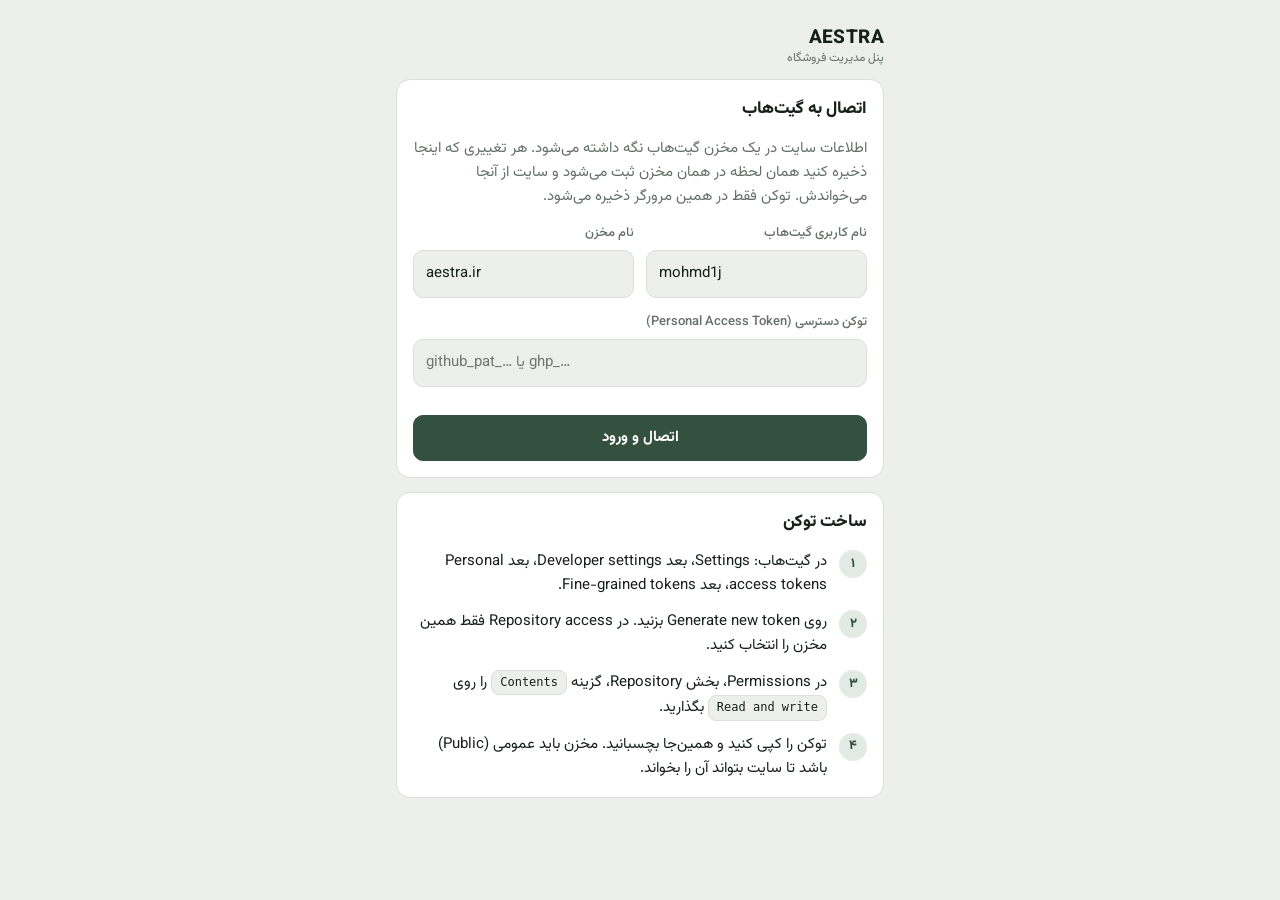
<file: admin 2.html>
<!doctype html>
<html lang="fa" dir="rtl">
<head>
<meta charset="utf-8">
<meta name="viewport" content="width=device-width,initial-scale=1,viewport-fit=cover">
<meta name="robots" content="noindex,nofollow">
<title>پنل مدیریت آسترا</title>
<link rel="preconnect" href="https://fonts.googleapis.com">
<link rel="preconnect" href="https://fonts.gstatic.com" crossorigin>
<link rel="stylesheet" href="https://fonts.googleapis.com/css2?family=Vazirmatn:wght@400;500;700;800&display=swap">
<style>
:root{color-scheme:light}
img{max-width:100%}
[hidden]{display:none!important}

/* Layout: mobile-first app shell. Sticky top bar, scrolling content, fixed bottom tab bar; product editor opens as a full-screen sheet. */
:root{
  --bg:#EDEFEC; --surface:#FFFFFF; --ink:#17201B; --muted:#65706A; --line:#DADFDA;
  --accent:#34503F; --accent-ink:#FFFFFF; --accent-soft:#E1EBE4;
  --ok:#2C7A4B; --warn:#9A5418; --danger:#B03528; --danger-soft:#F7E4E1; --warn-soft:#F6E9D8; --ok-soft:#DDEFE3;
  --font:'Vazirmatn',system-ui,-apple-system,'Segoe UI',Tahoma,sans-serif;
  --radius:14px;
}
@media (prefers-color-scheme: dark){:root:not([data-theme="light"]){
  --bg:#0F1311; --surface:#171C19; --ink:#E7ECE8; --muted:#929C96; --line:#2A312D;
  --accent:#8DB59B; --accent-ink:#0E1912; --accent-soft:#213027;
  --ok:#74C595; --warn:#E0A261; --danger:#EE8A7E; --danger-soft:#3A1F1C; --warn-soft:#38291A; --ok-soft:#1B3325; color-scheme:dark}}
:root[data-theme="dark"]{
  --bg:#0F1311; --surface:#171C19; --ink:#E7ECE8; --muted:#929C96; --line:#2A312D;
  --accent:#8DB59B; --accent-ink:#0E1912; --accent-soft:#213027;
  --ok:#74C595; --warn:#E0A261; --danger:#EE8A7E; --danger-soft:#3A1F1C; --warn-soft:#38291A; --ok-soft:#1B3325; color-scheme:dark}

*{box-sizing:border-box}
body{background:var(--bg);color:var(--ink);font-family:var(--font);font-size:15px;line-height:1.6;margin:0}
button,input,select,textarea{font:inherit;color:inherit}
button{cursor:pointer}
:focus-visible{outline:2px solid var(--accent);outline-offset:2px}

#app{min-height:100vh;padding-bottom:calc(84px + env(safe-area-inset-bottom,0px))}
.gutter{padding-left:max(16px,env(safe-area-inset-left,0px));padding-right:max(16px,env(safe-area-inset-right,0px))}
.wrap{max-width:760px;margin:0 auto}

/* top bar */
.topbar{position:sticky;top:env(safe-area-inset-top,0px);z-index:10;background:var(--bg);border-bottom:1px solid var(--line)}
.topbar .wrap{display:flex;align-items:center;justify-content:space-between;gap:12px;padding-block:12px}
.brand{display:flex;flex-direction:column;line-height:1.2}
.brand b{font-weight:800;font-size:19px;letter-spacing:.02em}
.brand small{color:var(--muted);font-size:12px}
.pill{display:inline-flex;align-items:center;gap:6px;font-size:12px;padding:4px 10px;border-radius:999px;background:var(--accent-soft);color:var(--accent);font-weight:500;white-space:nowrap}
.pill::before{content:"";width:7px;height:7px;border-radius:50%;background:currentColor}
.pill.off{background:var(--danger-soft);color:var(--danger)}

/* generic */
.view{display:none;padding-block:16px;flex-direction:column;gap:14px}
.view.on{display:flex}
h2{font-size:17px;margin:0;font-weight:800}
.card{background:var(--surface);border:1px solid var(--line);border-radius:var(--radius);padding:16px}
.card.flat{padding:0;overflow:hidden}
.field{display:flex;flex-direction:column;gap:6px;min-width:0}
.field>label,.lbl{font-size:13px;color:var(--muted);font-weight:500}
.input,select.input,textarea.input{width:100%;min-width:0;background:var(--bg);border:1px solid var(--line);border-radius:10px;padding:11px 12px;font-size:15px}
.input:focus{border-color:var(--accent);outline:none;background:var(--surface)}
textarea.input{resize:vertical;min-height:84px}
.ltr{direction:ltr;text-align:left}
.hint{font-size:12px;color:var(--muted)}
.grid2{display:grid;grid-template-columns:1fr 1fr;gap:12px}
.stack{display:flex;flex-direction:column;gap:14px}
.btn{border:1px solid var(--line);background:var(--surface);border-radius:10px;padding:10px 16px;font-weight:500;display:inline-flex;align-items:center;justify-content:center;gap:8px;min-height:44px}
.btn.primary{background:var(--accent);border-color:var(--accent);color:var(--accent-ink);font-weight:700}
.btn.danger{color:var(--danger);border-color:var(--danger)}
.btn.danger.armed{background:var(--danger);color:#fff}
.btn.sm{min-height:36px;padding:6px 12px;font-size:13px}
.btn[disabled]{opacity:.5;cursor:not-allowed}
.btn.block{width:100%}

/* stats */
.stats{display:grid;grid-template-columns:repeat(3,1fr);gap:10px}
.stat{background:var(--surface);border:1px solid var(--line);border-radius:var(--radius);padding:12px 14px}
.stat b{display:block;font-size:22px;font-weight:800;font-variant-numeric:tabular-nums}
.stat span{font-size:12px;color:var(--muted)}
.stat.warn b{color:var(--warn)}.stat.bad b{color:var(--danger)}

/* product list */
.tools{display:flex;flex-direction:column;gap:10px}
.chips{display:flex;gap:8px;overflow-x:auto;padding-bottom:2px;scrollbar-width:none}
.chips::-webkit-scrollbar{display:none}
.chip{flex:none;border:1px solid var(--line);background:var(--surface);border-radius:999px;padding:6px 14px;font-size:13px}
.chip.on{background:var(--accent);color:var(--accent-ink);border-color:var(--accent)}
.row{display:flex;align-items:center;gap:12px;padding:12px;width:100%;background:none;border:0;border-bottom:1px solid var(--line);text-align:start}
.row:last-child{border-bottom:0}
.row:hover{background:var(--bg)}
.thumb{flex:none;width:64px;height:78px;border-radius:8px;background:var(--bg) center/cover no-repeat;border:1px solid var(--line)}
.row .info{flex:1;min-width:0;display:flex;flex-direction:column;gap:2px}
.row .t{font-weight:700;overflow:hidden;text-overflow:ellipsis;white-space:nowrap}
.row .m{font-size:12px;color:var(--muted)}
.price{font-variant-numeric:tabular-nums;font-weight:500}
.price s{color:var(--muted);font-size:12px;margin-inline-start:6px}
.badge{display:inline-block;font-size:11px;padding:1px 8px;border-radius:999px;font-weight:500}
.badge.ok{background:var(--ok-soft);color:var(--ok)}
.badge.warn{background:var(--warn-soft);color:var(--warn)}
.badge.bad{background:var(--danger-soft);color:var(--danger)}
.empty{padding:36px 16px;text-align:center;color:var(--muted)}
.empty b{display:block;color:var(--ink);font-size:16px;margin-bottom:4px}

.fab{position:fixed;inset-inline-start:max(16px,env(safe-area-inset-left,0px));bottom:calc(76px + env(safe-area-inset-bottom,0px));z-index:12;background:var(--accent);color:var(--accent-ink);border:0;border-radius:999px;padding:0 20px;min-height:52px;font-weight:700;box-shadow:0 6px 20px rgba(0,0,0,.22);display:flex;align-items:center;gap:8px}

/* bottom nav */
.nav{position:fixed;left:0;right:0;bottom:0;z-index:11;background:var(--surface);border-top:1px solid var(--line);display:flex;padding:6px max(8px,env(safe-area-inset-left,0px)) calc(6px + env(safe-area-inset-bottom,0px))}
.nav button{flex:1;border:0;background:none;display:flex;flex-direction:column;align-items:center;gap:2px;padding:6px 4px;color:var(--muted);font-size:12px;border-radius:10px}
.nav button svg{width:22px;height:22px}
.nav button.on{color:var(--accent);font-weight:700}

/* editor sheet */
.sheet{position:fixed;inset:0;z-index:40;background:var(--bg);overflow-y:auto;overscroll-behavior:contain;display:none}
.sheet.on{display:block}
.sheet-bar{position:sticky;top:0;z-index:2;background:var(--bg);border-bottom:1px solid var(--line);padding-top:env(safe-area-inset-top,0px)}
.sheet-bar .wrap{display:flex;align-items:center;justify-content:space-between;gap:10px;padding-block:10px}
.sheet-bar h2{flex:1;text-align:center;overflow:hidden;text-overflow:ellipsis;white-space:nowrap}
.sheet-body{padding-block:16px calc(40px + env(safe-area-inset-bottom,0px));display:flex;flex-direction:column;gap:14px}

/* images */
.imgs{display:grid;grid-template-columns:repeat(3,1fr);gap:10px}
.img{position:relative;aspect-ratio:3/4;border-radius:10px;background:var(--bg) center/cover no-repeat;border:1px solid var(--line);overflow:hidden}
.img.main{outline:2px solid var(--accent);outline-offset:1px}
.img .tag{position:absolute;inset-inline-start:6px;top:6px;font-size:10px;background:var(--accent);color:var(--accent-ink);padding:1px 7px;border-radius:999px}
.img .ops{position:absolute;inset-inline:0;bottom:0;display:flex;background:linear-gradient(transparent,rgba(0,0,0,.65));padding:14px 4px 4px}
.img .ops button{flex:1;border:0;background:none;color:#fff;font-size:11px;padding:6px 0}
.add-tile{aspect-ratio:3/4;border:1.5px dashed var(--accent);color:var(--accent);background:var(--accent-soft);border-radius:10px;display:flex;flex-direction:column;align-items:center;justify-content:center;gap:6px;font-size:13px;font-weight:700}
.add-tile svg{width:26px;height:26px}
.busy{aspect-ratio:3/4;border-radius:10px;background:var(--bg);border:1px solid var(--line);display:flex;align-items:center;justify-content:center;font-size:12px;color:var(--muted);text-align:center;padding:6px}
.spin{width:18px;height:18px;border:2px solid var(--line);border-top-color:var(--accent);border-radius:50%;animation:sp .8s linear infinite;margin-inline-end:6px}
@keyframes sp{to{transform:rotate(360deg)}}
@media (prefers-reduced-motion:reduce){.spin{animation-duration:3s}}

.colorrow{display:flex;gap:8px;align-items:center}
.colorrow input[type=color]{flex:none;width:44px;height:44px;border:1px solid var(--line);border-radius:10px;padding:2px;background:var(--bg)}
.x{flex:none;width:36px;height:36px;border-radius:10px;border:1px solid var(--line);background:var(--surface);color:var(--danger);font-size:18px;line-height:1}
.slide{border:1px solid var(--line);border-radius:12px;padding:12px;display:flex;flex-direction:column;gap:10px}
.slide .bg{aspect-ratio:16/8;border-radius:8px;background:var(--bg) center/cover no-repeat;border:1px solid var(--line)}
.switch{display:inline-flex;align-items:center;gap:8px;font-size:13px}
.switch input{width:20px;height:20px;accent-color:var(--accent)}

.savebar{position:sticky;bottom:calc(66px + env(safe-area-inset-bottom,0px));z-index:5}
.steps{margin:0;padding:0;list-style:none;display:flex;flex-direction:column;gap:12px;counter-reset:s}
.steps li{counter-increment:s;display:flex;gap:12px;align-items:flex-start}
.steps li::before{content:counter(s,persian);flex:none;width:28px;height:28px;border-radius:50%;background:var(--accent-soft);color:var(--accent);font-weight:800;display:flex;align-items:center;justify-content:center;font-size:13px}
.code{direction:ltr;text-align:left;font-family:ui-monospace,Menlo,Consolas,monospace;font-size:12px;background:var(--bg);border:1px solid var(--line);border-radius:8px;padding:2px 8px;display:inline-block}

.toast{position:fixed;left:50%;transform:translateX(-50%);bottom:calc(88px + env(safe-area-inset-bottom,0px));z-index:60;background:var(--ink);color:var(--bg);padding:10px 18px;border-radius:999px;font-size:14px;max-width:calc(100% - 32px);opacity:0;pointer-events:none;transition:opacity .2s}
.toast.on{opacity:1}
.banner{background:var(--danger-soft);color:var(--danger);border-radius:var(--radius);padding:12px 16px;font-size:14px}
@media (max-width:420px){.imgs{grid-template-columns:repeat(2,1fr)}}

/* setup + connection */
.setup{position:fixed;inset:0;z-index:50;background:var(--bg);overflow-y:auto;display:none}
.setup.on{display:block}
.setup .wrap{max-width:520px;padding-block:calc(28px + env(safe-area-inset-top,0px)) 40px;display:flex;flex-direction:column;gap:14px}
.kv{display:flex;justify-content:space-between;gap:12px;padding:8px 0;border-bottom:1px solid var(--line);font-size:14px}
.kv:last-child{border-bottom:0}
.kv span:first-child{color:var(--muted)}
.ok-t{color:var(--ok)}.bad-t{color:var(--danger)}
a.btn{text-decoration:none;color:inherit}
.check{display:flex;align-items:center;gap:10px;font-size:14px}
.check input{width:20px;height:20px;accent-color:var(--accent)}

</style>
</head>
<body>
<div id="app" dir="rtl" lang="fa">
  <header class="topbar gutter"><div class="wrap">
    <div class="brand"><b>AESTRA</b><small>پنل مدیریت فروشگاه</small></div>
    <span class="pill off" id="conn">متصل نیست</span>
  </div></header>

  <main class="gutter"><div class="wrap">
    <div id="banner"></div>

    <section class="view on" id="v-products">
      <div class="stats" id="stats"></div>
      <div class="tools">
        <input class="input" id="q" type="search" placeholder="جستجوی نام یا کد کالا" autocomplete="off">
        <div class="chips" id="cats"></div>
      </div>
      <div class="card flat" id="plist"></div>
    </section>

    <section class="view" id="v-settings"></section>
    <section class="view" id="v-conn"></section>
  </div></main>

  <button class="fab" id="fab" type="button">
    <svg width="20" height="20" viewBox="0 0 24 24" fill="none" stroke="currentColor" stroke-width="2.4" stroke-linecap="round"><path d="M12 5v14M5 12h14"/></svg>
    محصول جدید
  </button>

  <nav class="nav" id="nav">
    <button type="button" data-tab="products" class="on">
      <svg viewBox="0 0 24 24" fill="none" stroke="currentColor" stroke-width="1.8" stroke-linecap="round" stroke-linejoin="round"><path d="M6 7l-3 3 3 3V20h12v-7l3-3-3-3-3 2a3 3 0 0 1-6 0z"/></svg>محصولات</button>
    <button type="button" data-tab="settings">
      <svg viewBox="0 0 24 24" fill="none" stroke="currentColor" stroke-width="1.8" stroke-linecap="round" stroke-linejoin="round"><circle cx="12" cy="12" r="3"/><path d="M19 12a7 7 0 0 0-.1-1.2l2-1.5-2-3.4-2.3.9a7 7 0 0 0-2-1.2L14.2 3h-4.4l-.4 2.6a7 7 0 0 0-2 1.2l-2.3-.9-2 3.4 2 1.5a7 7 0 0 0 0 2.4l-2 1.5 2 3.4 2.3-.9a7 7 0 0 0 2 1.2l.4 2.6h4.4l.4-2.6a7 7 0 0 0 2-1.2l2.3.9 2-3.4-2-1.5c.1-.4.1-.8.1-1.2z"/></svg>تنظیمات</button>
    <button type="button" data-tab="conn">
      <svg viewBox="0 0 24 24" fill="none" stroke="currentColor" stroke-width="1.8" stroke-linecap="round" stroke-linejoin="round"><path d="M10 14a4 4 0 0 0 5.7 0l3-3a4 4 0 0 0-5.7-5.7l-1 1"/><path d="M14 10a4 4 0 0 0-5.7 0l-3 3A4 4 0 0 0 11 18.7l1-1"/></svg>اتصال</button>
  </nav>

  <div class="sheet" id="sheet" role="dialog" aria-modal="true" aria-label="ویرایش محصول">
    <div class="sheet-bar gutter"><div class="wrap">
      <button class="btn sm" id="ed-close" type="button">بستن</button>
      <h2 id="ed-title">محصول</h2>
      <button class="btn sm primary" id="ed-save" type="button">ذخیره</button>
    </div></div>
    <div class="gutter"><div class="wrap sheet-body" id="ed-body"></div></div>
  </div>

  <!-- ورود / اتصال به گیت‌هاب -->
  <div class="setup" id="setup"><div class="wrap gutter">
    <div class="brand"><b>AESTRA</b><small>پنل مدیریت فروشگاه</small></div>
    <div class="card stack">
      <h2>اتصال به گیت‌هاب</h2>
      <p style="margin:0;color:var(--muted)">اطلاعات سایت در یک مخزن گیت‌هاب نگه داشته می‌شود. هر تغییری که اینجا ذخیره کنید همان لحظه در همان مخزن ثبت می‌شود و سایت از آنجا می‌خواندش. توکن فقط در همین مرورگر ذخیره می‌شود.</p>
      <div class="grid2">
        <div class="field"><label for="c-owner">نام کاربری گیت‌هاب</label><input class="input ltr" id="c-owner" autocomplete="off" autocapitalize="off"></div>
        <div class="field"><label for="c-repo">نام مخزن</label><input class="input ltr" id="c-repo" autocomplete="off" autocapitalize="off"></div>
      </div>
      <div class="field"><label for="c-token">توکن دسترسی (Personal Access Token)</label><input class="input ltr" id="c-token" type="password" autocomplete="off" placeholder="github_pat_… یا ghp_…"></div>
      <div id="c-err"></div>
      <button class="btn primary block" id="c-go" type="button">اتصال و ورود</button>
    </div>
    <div class="card stack">
      <h2>ساخت توکن</h2>
      <ol class="steps">
        <li><div>در گیت‌هاب: Settings، بعد Developer settings، بعد Personal access tokens، بعد Fine-grained tokens.</div></li>
        <li><div>روی Generate new token بزنید. در Repository access فقط همین مخزن را انتخاب کنید.</div></li>
        <li><div>در Permissions، بخش Repository، گزینه <span class="code">Contents</span> را روی <span class="code">Read and write</span> بگذارید.</div></li>
        <li><div>توکن را کپی کنید و همین‌جا بچسبانید. مخزن باید عمومی (Public) باشد تا سایت بتواند آن را بخواند.</div></li>
      </ol>
    </div>
  </div></div>

  <input type="file" id="file-pick" accept="image/*" hidden>
  <div class="toast" id="toast" role="status" aria-live="polite"></div>
</div>

<script>window.AESTRA_NO_SYNC = true;</script>
<script src="assets/js/products-data.js"></script>
<script>
(function(){
'use strict';
var $=function(s,r){return (r||document).querySelector(s)};
var $$=function(s,r){return Array.prototype.slice.call((r||document).querySelectorAll(s))};
var esc=function(s){return String(s==null?'':s).replace(/[&<>"']/g,function(c){return {'&':'&amp;','<':'&lt;','>':'&gt;','"':'&quot;',"'":'&#39;'}[c]})};
var faN=function(n){return Number(n||0).toLocaleString('fa-IR')};
var FA='۰۱۲۳۴۵۶۷۸۹',AR='٠١٢٣٤٥٦٧٨٩';
var toNum=function(v){var s=String(v==null?'':v).replace(/[۰-۹]/g,function(d){return FA.indexOf(d)}).replace(/[٠-٩]/g,function(d){return AR.indexOf(d)}).replace(/[^\d.]/g,'');return s?Number(s):0};
var clone=function(o){return JSON.parse(JSON.stringify(o))};

var CATS=[['shirts-and-blouses','شومیز و پیراهن'],['trousers','شلوار و دامن'],['t-shirts','تیشرت و تاپ'],['coordinated-sets','ست لباس'],['accessories','کفش']];
var BADGES=[['terracotta','نارنجی خاکی'],['amber','کهربایی'],['primary','اصلی'],['dark','تیره']];
var SETTING_FIELDS={
  'مشخصات فروشگاه':[['siteName','نام فروشگاه'],['siteTagline','شعار'],['announcementText','متن نوار اعلان','area']],
  'ارسال':[['freeShippingThreshold','حداقل خرید برای ارسال رایگان (تومان)','num'],['shippingCost','هزینه ارسال (تومان)','num']],
  'تماس':[['phone','تلفن'],['mobile','موبایل'],['email','ایمیل','ltr'],['address','آدرس','area'],['workingHours','ساعت کاری','area']],
  'شبکه‌های اجتماعی':[['telegramUsername','آیدی تلگرام (سفارش‌ها به اینجا می‌رود)','ltr'],['whatsappNumber','شماره واتساپ با کد کشور','ltr'],['instagramHandle','آیدی اینستاگرام','ltr']],
  'درباره آتلیه':[['aboutText','متن درباره ما','area']]
};
var CFG_KEY='aestra_admin_gh_v1', PATH='data/store.json';
var CFG=null, store=null, ready=false;
var draft=null, draftIsNew=false, sDraft=null, sDirty=false;
var tab='products', filterCat='all', query='', uploading=0, previews={};

function loadCfg(){try{var c=JSON.parse(localStorage.getItem(CFG_KEY));return c&&c.token&&c.owner&&c.repo?c:null}catch(e){return null}}
function saveCfg(c){try{localStorage.setItem(CFG_KEY,JSON.stringify(c))}catch(e){}}
function clearCfg(){try{localStorage.removeItem(CFG_KEY)}catch(e){}}

/* ---------- helpers ---------- */
var toastT;
function toast(msg){var t=$('#toast');t.textContent=msg;t.classList.add('on');clearTimeout(toastT);toastT=setTimeout(function(){t.classList.remove('on')},3000)}
function setConn(ok,txt){var c=$('#conn');c.textContent=txt;c.classList.toggle('off',!ok)}
function stockBadge(n){n=Number(n)||0;return n<=0?'<span class="badge bad">ناموجود</span>':n<=3?'<span class="badge warn">فقط '+faN(n)+' عدد</span>':'<span class="badge ok">'+faN(n)+' عدد</span>'}
function catName(slug){var c=CATS.filter(function(x){return x[0]===slug})[0];return c?c[1]:''}
function imgSrc(u){return previews[u]||u||''}
function products(){return store?store.products:[]}
function b64enc(str){return btoa(unescape(encodeURIComponent(str)))}
function b64dec(b){return decodeURIComponent(escape(atob(String(b).replace(/\s/g,''))))}
function blobB64(blob){return new Promise(function(res,rej){var r=new FileReader();r.onload=function(){res(String(r.result).split(',')[1])};r.onerror=rej;r.readAsDataURL(blob)})}
function errText(e){
  var st=e&&e.status;
  if(st===401)return 'توکن معتبر نیست یا منقضی شده است.';
  if(st===403)return 'این توکن اجازه نوشتن در مخزن را ندارد (یا سقف درخواست پر شده است).';
  if(st===404)return 'مخزن پیدا نشد یا توکن به آن دسترسی ندارد.';
  if(e&&e.message==='Failed to fetch')return 'اتصال اینترنت یا دسترسی به گیت‌هاب برقرار نیست.';
  return (e&&e.message)||'خطای ناشناخته'
}

/* ---------- GitHub ---------- */
function R(){return '/repos/'+encodeURIComponent(CFG.owner)+'/'+encodeURIComponent(CFG.repo)}
async function gh(path,init){
  init=init||{};
  var headers={Accept:'application/vnd.github+json','X-GitHub-Api-Version':'2022-11-28'};
  if(CFG&&CFG.token)headers.Authorization='Bearer '+CFG.token;
  if(init.body)headers['Content-Type']='application/json';
  var res=await fetch('https://api.github.com'+path,{method:init.method||'GET',cache:'no-store',headers:headers,body:init.body?JSON.stringify(init.body):undefined});
  var data=null;try{data=await res.json()}catch(e){}
  if(!res.ok){var err=new Error((data&&data.message)||('HTTP '+res.status));err.status=res.status;throw err}
  return data
}
function normalize(s){s=s&&typeof s==='object'?s:{};if(!Array.isArray(s.products))s.products=[];if(!s.settings||typeof s.settings!=='object')s.settings={};if(!s.version)s.version=1;return s}
function seedStore(){
  var C=window.AestraConfig||{};var st=clone(C.DEFAULT_SETTINGS||{});delete st.adminPin;
  return {version:1,products:clone(C.DEFAULT_PRODUCTS||[]),settings:st}
}
async function fetchStore(){
  try{var d=await gh(R()+'/contents/'+PATH+'?ref='+encodeURIComponent(CFG.branch)+'&t='+Date.now());
    return {sha:d.sha,store:normalize(JSON.parse(b64dec(d.content)))}}
  catch(e){if(e.status===404)return {sha:null,store:null};throw e}
}
var chain=Promise.resolve();
function mutate(fn,msg){var p=chain.then(function(){return doMutate(fn,msg)});chain=p.catch(function(){});return p}
async function doMutate(fn,msg){
  var last;
  for(var i=0;i<3;i++){
    var cur=await fetchStore();
    var s=cur.store||seedStore();
    fn(s);
    var body={message:msg,content:b64enc(JSON.stringify(s,null,2)),branch:CFG.branch};
    if(cur.sha)body.sha=cur.sha;
    try{await gh(R()+'/contents/'+PATH,{method:'PUT',body:body});store=s;return s}
    catch(e){last=e;if(e.status===409||e.status===422){await new Promise(function(r){setTimeout(r,500*(i+1))});continue}throw e}
  }
  throw last
}

/* ---------- connect ---------- */
function showSetup(msg){
  var C=(window.AestraConfig&&window.AestraConfig.REMOTE)||{};
  $('#c-owner').value=(CFG&&CFG.owner)||C.owner||'';
  $('#c-repo').value=(CFG&&CFG.repo)||C.repo||'';
  $('#c-token').value='';
  $('#c-err').innerHTML=msg?'<div class="banner">'+esc(msg)+'</div>':'';
  $('#setup').classList.add('on')
}
$('#c-go').addEventListener('click',async function(){
  var owner=$('#c-owner').value.trim().replace(/^@/,''),repo=$('#c-repo').value.trim().replace(/\.git$/,''),token=$('#c-token').value.trim();
  var m=repo.match(/github\.com\/([^\/]+)\/([^\/?#]+)/);if(m){owner=m[1];repo=m[2].replace(/\.git$/,'')}
  if(!owner||!repo||!token){$('#c-err').innerHTML='<div class="banner">نام کاربری، نام مخزن و توکن را کامل وارد کنید.</div>';return}
  var b=$('#c-go');b.disabled=true;b.textContent='در حال اتصال…';
  var trial={owner:owner,repo:repo,token:token,branch:''};
  var prev=CFG;CFG=trial;
  try{
    var info=await gh(R());
    if(!info.permissions||!info.permissions.push)throw Object.assign(new Error('این توکن اجازه نوشتن در مخزن را ندارد. گزینه Contents را روی Read and write بگذارید.'),{status:0});
    trial.branch=info.default_branch||'main';trial.private=!!info.private;
    CFG=trial;saveCfg(trial);
    $('#setup').classList.remove('on');
    await start()
  }catch(e){CFG=prev;$('#c-err').innerHTML='<div class="banner">'+esc(errText(e))+'</div>'}
  b.disabled=false;b.textContent='اتصال و ورود'
});

/* ---------- products list ---------- */
function renderProducts(){
  var list=products();
  var low=list.filter(function(p){return p.stock>0&&p.stock<=3}).length;
  var out=list.filter(function(p){return !(p.stock>0)}).length;
  $('#stats').innerHTML='<div class="stat"><b>'+faN(list.length)+'</b><span>محصول</span></div>'+
    '<div class="stat warn"><b>'+faN(low)+'</b><span>کم‌موجود</span></div>'+
    '<div class="stat bad"><b>'+faN(out)+'</b><span>ناموجود</span></div>';
  $('#cats').innerHTML=[['all','همه']].concat(CATS).map(function(c){return '<button type="button" class="chip'+(filterCat===c[0]?' on':'')+'" data-cat="'+c[0]+'">'+c[1]+'</button>'}).join('');
  var q=query.trim().toLowerCase();
  var shown=list.filter(function(p){return (filterCat==='all'||p.category===filterCat)&&(!q||(p.title+' '+(p.shortTitle||'')+' '+p.id).toLowerCase().indexOf(q)>-1)});
  if(!ready){$('#plist').innerHTML='<div class="empty">در حال بارگذاری محصولات…</div>';return}
  if(!shown.length){$('#plist').innerHTML=list.length?'<div class="empty"><b>موردی پیدا نشد</b>عبارت جستجو یا دسته را تغییر دهید.</div>':'<div class="empty"><b>هنوز محصولی ثبت نشده</b>با دکمه «محصول جدید» اولین کالا را اضافه کنید.</div>';return}
  $('#plist').innerHTML=shown.map(function(p){
    var img=p.image||(p.gallery&&p.gallery[0]&&p.gallery[0].url)||'';
    var disc=p.originalPrice>p.price?'<s>'+faN(p.originalPrice)+'</s>':'';
    return '<button type="button" class="row" data-edit="'+esc(p.id)+'"><div class="thumb" style="background-image:url(\''+esc(imgSrc(img))+'\')"></div>'+
      '<div class="info"><span class="t">'+esc(p.shortTitle||p.title)+'</span><span class="m">'+esc(p.categoryFa||catName(p.category))+' · <span class="ltr" style="display:inline-block">'+esc(p.id)+'</span></span>'+
      '<span class="price">'+faN(p.price)+' تومان'+disc+'</span></div>'+stockBadge(p.stock)+'</button>'}).join('');
}

/* ---------- image upload ---------- */
function compress(file){
  return new Promise(function(res,rej){
    var url=URL.createObjectURL(file),im=new Image();
    im.onload=function(){
      var M=1600,w=im.naturalWidth,h=im.naturalHeight,s=Math.min(1,M/Math.max(w,h));
      var c=document.createElement('canvas');c.width=Math.round(w*s);c.height=Math.round(h*s);
      var x=c.getContext('2d');x.fillStyle='#fff';x.fillRect(0,0,c.width,c.height);x.drawImage(im,0,0,c.width,c.height);
      URL.revokeObjectURL(url);
      c.toBlob(function(b){b?res(b):rej(new Error('encode'))},'image/jpeg',0.86)};
    im.onerror=function(){URL.revokeObjectURL(url);rej(new Error('decode'))};
    im.src=url})
}
var pickCb=null;
function pickImages(multiple,cb){var f=$('#file-pick');f.multiple=!!multiple;f.value='';pickCb=cb;f.click()}
async function uploadFile(file){
  var blob=await compress(file),b64=await blobB64(blob);
  var d=new Date(),p=function(n){return String(n).padStart(2,'0')};
  var name='uploads/'+d.getFullYear()+p(d.getMonth()+1)+p(d.getDate())+'-'+p(d.getHours())+p(d.getMinutes())+p(d.getSeconds())+'-'+Math.random().toString(36).slice(2,7)+'.jpg';
  var last;
  for(var i=0;i<3;i++){
    try{await gh(R()+'/contents/'+name,{method:'PUT',body:{message:'admin: upload image',content:b64,branch:CFG.branch}});last=null;break}
    catch(e){last=e;if(e.status===409||e.status===422){await new Promise(function(r){setTimeout(r,600*(i+1))});continue}throw e}
  }
  if(last)throw last;
  // relative path: the site serves it from its own domain (GitHub Pages), which is reachable where raw.githubusercontent.com may be blocked
  previews[name]=URL.createObjectURL(blob);
  return name
}
$('#file-pick').addEventListener('change',async function(e){
  var files=Array.prototype.slice.call(e.target.files||[]);var cb=pickCb;pickCb=null;
  if(!files.length||!cb)return;
  uploading+=files.length;cb.start&&cb.start();
  var urls=[];
  for(var i=0;i<files.length;i++){
    try{urls.push(await uploadFile(files[i]))}
    catch(err){toast('آپلود عکس ناموفق بود: '+errText(err))}
    uploading--;cb.progress&&cb.progress()
  }
  cb.done(urls)
});

/* ---------- product editor ---------- */
function newProduct(){
  return {id:'AES-'+Date.now().toString(36).toUpperCase().slice(-6),title:'',shortTitle:'',collection:'AESTRA ATELIER',category:CATS[0][0],categoryFa:CATS[0][1],
    price:0,originalPrice:0,discountPercent:0,tag:'',badgeType:'primary',rating:5,reviewsCount:0,stock:1,
    colors:[],sizes:['36 (S)','38 (M)','40 (L)','42 (XL)'],defaultSize:'38 (M)',image:'',gallery:[],
    fabric:'',fit:'',season:'',closure:'',pleat:'',origin:'استودیو طراحی آسترا (تهران)'}
}
function openEditor(id){
  var p=id?products().filter(function(x){return x.id===id})[0]:null;
  if(id&&!p)return;
  draftIsNew=!p;draft=p?clone(p):newProduct();
  if(!draft.gallery||!draft.gallery.length){draft.gallery=draft.image?[{label:'تصویر اصلی',url:draft.image}]:[]}
  $('#ed-title').textContent=draftIsNew?'محصول جدید':(draft.shortTitle||draft.title);
  renderEditor();$('#sheet').classList.add('on');$('#sheet').scrollTop=0;document.body.style.overflow='hidden'
}
function closeEditor(){$('#sheet').classList.remove('on');document.body.style.overflow='';draft=null}
function f(id,label,val,opts){opts=opts||{};
  var cls='input'+(opts.ltr?' ltr':'');
  var inp=opts.area?'<textarea class="'+cls+'" id="'+id+'" rows="2">'+esc(val)+'</textarea>':'<input class="'+cls+'" id="'+id+'" type="text"'+(opts.num?' inputmode="numeric"':'')+' value="'+esc(val)+'" autocomplete="off">';
  return '<div class="field"><label for="'+id+'">'+label+'</label>'+inp+(opts.hint?'<span class="hint" id="'+id+'-h">'+opts.hint+'</span>':'')+'</div>'
}
function renderEditor(){
  var d=draft;
  $('#ed-body').innerHTML=
  '<div class="card stack"><h2>عکس‌ها</h2><div id="ed-images"></div><span class="hint">عکس اول، تصویر اصلی محصول در سایت است و عکس تازه‌ای که آپلود می‌کنید اول لیست قرار می‌گیرد. بعد از «ذخیره»، عکس حدود یک دقیقه طول می‌کشد تا روی سایت دیده شود.</span>'+
  '<div class="field"><label for="img-url">یا آدرس عکس را بچسبانید</label><div style="display:flex;gap:8px"><input class="input ltr" id="img-url" type="url" placeholder="https://…"><button class="btn" type="button" id="img-url-add">افزودن</button></div></div></div>'+
  '<div class="card stack"><h2>اطلاعات</h2>'+f('e-title','نام کامل محصول',d.title)+f('e-short','نام کوتاه (در لیست‌ها)',d.shortTitle)+
  '<div class="grid2"><div class="field"><label for="e-cat">دسته</label><select class="input" id="e-cat">'+CATS.map(function(c){return '<option value="'+c[0]+'"'+(c[0]===d.category?' selected':'')+'>'+c[1]+'</option>'}).join('')+'</select></div>'+
  f('e-coll','کالکشن',d.collection,{ltr:true})+'</div>'+
  '<div class="grid2">'+f('e-tag','برچسب (مثلاً کالکشن جدید)',d.tag)+
  '<div class="field"><label for="e-badge">رنگ برچسب</label><select class="input" id="e-badge">'+BADGES.map(function(b){return '<option value="'+b[0]+'"'+(b[0]===d.badgeType?' selected':'')+'>'+b[1]+'</option>'}).join('')+'</select></div></div>'+
  f('e-id','کد محصول',d.id,{ltr:true,hint:draftIsNew?'می‌توانید تغییرش دهید.':'کد محصول ثابت است.'})+
  '<label class="check"><input type="checkbox" id="e-top"'+(draftIsNew?' checked':'')+'>نمایش در بخش «جدیدترین محصولات» صفحه اول</label></div>'+
  '<div class="card stack"><h2>قیمت و موجودی</h2><div class="grid2">'+f('e-price','قیمت فروش (تومان)',d.price||'',{num:true,hint:' '})+f('e-orig','قیمت قبل از تخفیف',d.originalPrice>d.price?d.originalPrice:'',{num:true,hint:' '})+'</div>'+
  f('e-stock','موجودی (تعداد)',d.stock,{num:true})+'</div>'+
  '<div class="card stack"><h2>رنگ‌ها</h2><div id="ed-colors" class="stack"></div><button class="btn sm" type="button" id="color-add" style="align-self:flex-start">+ رنگ جدید</button></div>'+
  '<div class="card stack"><h2>سایزها</h2>'+f('e-sizes','سایزها را با ویرگول جدا کنید',(d.sizes||[]).join('، '))+'</div>'+
  '<div class="card stack"><h2>مشخصات پارچه و دوخت</h2>'+f('e-fabric','جنس پارچه',d.fabric,{area:true})+f('e-fit','فرم و قواره',d.fit)+f('e-season','فصل',d.season)+f('e-closure','بسته‌شدن',d.closure)+f('e-pleat','جزئیات دوخت',d.pleat)+f('e-origin','محل تولید',d.origin)+'</div>'+
  (draftIsNew?'':'<button class="btn danger block" type="button" id="ed-del">حذف این محصول</button>');
  renderImages();renderColors();updPrice()
}
function renderImages(busy){
  var g=draft.gallery,h='<div class="imgs">';
  g.forEach(function(im,i){
    h+='<div class="img'+(i===0?' main':'')+'" style="background-image:url(\''+esc(imgSrc(im.url))+'\')">'+(i===0?'<span class="tag">اصلی</span>':'')+
    '<div class="ops">'+(i>0?'<button type="button" data-img="main" data-i="'+i+'">اصلی کن</button>':'')+'<button type="button" data-img="del" data-i="'+i+'">حذف</button></div></div>'});
  for(var k=0;k<(busy||0);k++)h+='<div class="busy"><span class="spin"></span>در حال آپلود</div>';
  h+='<button type="button" class="add-tile" id="img-add"><svg viewBox="0 0 24 24" fill="none" stroke="currentColor" stroke-width="1.8" stroke-linecap="round" stroke-linejoin="round"><path d="M4 8h3l2-2h6l2 2h3v11H4z"/><circle cx="12" cy="13" r="3.5"/></svg>افزودن عکس</button></div>';
  $('#ed-images').innerHTML=h
}
function renderColors(){
  var c=draft.colors||[];
  $('#ed-colors').innerHTML=c.length?c.map(function(x,i){return '<div class="colorrow"><input type="color" data-ci="'+i+'" data-cf="hex" value="'+esc(/^#[0-9a-f]{6}$/i.test(x.hex)?x.hex:'#cccccc')+'" aria-label="رنگ"><input class="input" data-ci="'+i+'" data-cf="name" value="'+esc(x.name)+'" placeholder="نام رنگ"><button class="x" type="button" data-cdel="'+i+'" aria-label="حذف رنگ">×</button></div>'}).join(''):'<span class="hint">رنگی ثبت نشده.</span>'
}
function updPrice(){
  var p=toNum($('#e-price')&&$('#e-price').value),o=toNum($('#e-orig')&&$('#e-orig').value);
  var h1=$('#e-price-h'),h2=$('#e-orig-h');if(!h1)return;
  h1.textContent=p?faN(p)+' تومان':' ';
  h2.textContent=o>p&&p?'تخفیف '+faN(Math.round((1-p/o)*100))+'٪':(o?'باید بیشتر از قیمت فروش باشد':' ')
}
function readDraft(){
  var d=draft,v=function(id){return ($('#'+id).value||'').trim()};
  d.title=v('e-title');d.shortTitle=v('e-short')||d.title;
  d.category=$('#e-cat').value;d.categoryFa=catName(d.category);
  d.collection=v('e-coll');d.tag=v('e-tag');d.badgeType=$('#e-badge').value;
  d.price=toNum(v('e-price'));var o=toNum(v('e-orig'));d.originalPrice=o>d.price?o:d.price;
  d.discountPercent=d.originalPrice>d.price?Math.round((1-d.price/d.originalPrice)*100):0;
  d.stock=Math.max(0,Math.round(toNum(v('e-stock'))));
  d.sizes=v('e-sizes').split(/[,،]/).map(function(s){return s.trim()}).filter(Boolean);
  if(d.sizes.indexOf(d.defaultSize)<0)d.defaultSize=d.sizes[Math.min(1,d.sizes.length-1)]||'';
  d.colors=(d.colors||[]).filter(function(c){return c.name||c.hex}).map(function(c,i){var r={name:c.name||'رنگ '+faN(i+1),hex:c.hex||'#cccccc'};if(i===0)r.selected=true;return r});
  d.fabric=v('e-fabric');d.fit=v('e-fit');d.season=v('e-season');d.closure=v('e-closure');d.pleat=v('e-pleat');d.origin=v('e-origin');
  d.gallery=d.gallery.map(function(g,i){return {label:g.label||(i===0?'تصویر اصلی':'تصویر '+faN(i+1)),url:g.url}});
  d.image=d.gallery[0]?d.gallery[0].url:'';
  var nid=v('e-id').replace(/\s+/g,'-').replace(/[^A-Za-z0-9_\-.]/g,'');
  if(draftIsNew&&nid)d.id=nid;
  return d
}
var saving=false;
async function saveProduct(){
  if(saving)return;
  if(uploading>0){toast('صبر کنید تا آپلود عکس‌ها تمام شود');return}
  var d=readDraft(),top=$('#e-top').checked;
  if(!d.title){toast('نام محصول را بنویسید');$('#e-title').focus();return}
  if(!d.price){toast('قیمت فروش را وارد کنید');$('#e-price').focus();return}
  if(draftIsNew&&products().some(function(p){return p.id===d.id})){toast('این کد قبلاً استفاده شده است');$('#e-id').focus();return}
  saving=true;var b=$('#ed-save');b.disabled=true;b.textContent='در حال ذخیره…';
  try{
    await mutate(function(s){
      var i=s.products.findIndex(function(p){return p.id===d.id});
      if(i>-1)s.products[i]=d;else s.products.unshift(d);
      if(top){var k=s.products.findIndex(function(p){return p.id===d.id});s.products.unshift(s.products.splice(k,1)[0])}
    },'admin: save product '+d.id);
    toast('ذخیره شد و روی سایت اعمال شد');closeEditor();renderProducts()
  }catch(e){toast('ذخیره نشد: '+errText(e))}
  saving=false;b.disabled=false;b.textContent='ذخیره'
}
var delArmed=false;
async function deleteProduct(btn){
  if(!delArmed){delArmed=true;btn.classList.add('armed');btn.textContent='برای حذف نهایی دوباره بزنید';setTimeout(function(){delArmed=false;if(btn.isConnected){btn.classList.remove('armed');btn.textContent='حذف این محصول'}},4000);return}
  delArmed=false;var id=draft.id;btn.disabled=true;
  try{await mutate(function(s){s.products=s.products.filter(function(p){return p.id!==id})},'admin: delete product '+id);toast('محصول حذف شد');closeEditor();renderProducts()}
  catch(e){toast('حذف نشد: '+errText(e));btn.disabled=false}
}
$('#ed-body').addEventListener('input',function(e){
  var t=e.target;
  if(t.id==='e-price'||t.id==='e-orig')updPrice();
  if(t.dataset&&t.dataset.ci!=null){draft.colors[+t.dataset.ci][t.dataset.cf]=t.value}
});
$('#ed-body').addEventListener('click',function(e){
  var t=e.target.closest('button');if(!t)return;
  if(t.id==='img-add'){
    pickImages(true,{done:function(urls){if(draft&&urls.length){draft.gallery=urls.map(function(u){return {label:'',url:u}}).concat(draft.gallery)}if(draft)renderImages();if(urls.length)toast('عکس آپلود شد. حالا «ذخیره» را بزنید')}});
    var tm=setInterval(function(){if(!draft||uploading<=0){clearInterval(tm);return}renderImages(uploading)},400);
    return}
  if(t.id==='img-url-add'){var u=($('#img-url').value||'').trim();if(!/^https?:\/\//i.test(u)){toast('آدرس باید با https شروع شود');return}draft.gallery.push({label:'',url:u});$('#img-url').value='';renderImages();return}
  if(t.dataset.img==='del'){draft.gallery.splice(+t.dataset.i,1);renderImages();return}
  if(t.dataset.img==='main'){var i=+t.dataset.i,g=draft.gallery.splice(i,1)[0];draft.gallery.unshift(g);renderImages();return}
  if(t.id==='color-add'){draft.colors=draft.colors||[];draft.colors.push({name:'',hex:'#cccccc'});renderColors();return}
  if(t.dataset.cdel!=null){draft.colors.splice(+t.dataset.cdel,1);renderColors();return}
  if(t.id==='ed-del'){deleteProduct(t)}
});
$('#ed-close').addEventListener('click',closeEditor);
$('#ed-save').addEventListener('click',saveProduct);

/* ---------- settings ---------- */
function renderSettings(){
  var el=$('#v-settings');
  if(!ready||!sDraft){el.innerHTML='<div class="empty">در حال بارگذاری…</div>';return}
  var s=sDraft,h='';
  Object.keys(SETTING_FIELDS).forEach(function(g){
    h+='<div class="card stack"><h2>'+g+'</h2>'+SETTING_FIELDS[g].map(function(x){
      var v=s[x[0]];if(v==null)v='';
      var inp=x[2]==='area'?'<textarea class="input" data-s="'+x[0]+'" rows="2" id="s-'+x[0]+'">'+esc(v)+'</textarea>':'<input class="input'+(x[2]==='ltr'?' ltr':'')+'" data-s="'+x[0]+'"'+(x[2]==='num'?' data-num="1" inputmode="numeric"':'')+' id="s-'+x[0]+'" value="'+esc(v)+'" autocomplete="off">';
      return '<div class="field"><label for="s-'+x[0]+'">'+x[1]+'</label>'+inp+'</div>'}).join('')+'</div>'});
  h+='<div class="card stack"><h2>کدهای تخفیف</h2>'+(s.coupons||[]).map(function(c,i){
    return '<div class="slide"><div class="grid2"><div class="field"><label for="cp-c'+i+'">کد</label><input class="input ltr" id="cp-c'+i+'" data-cp="'+i+'" data-f="code" value="'+esc(c.code)+'"></div><div class="field"><label for="cp-p'+i+'">درصد تخفیف</label><input class="input" id="cp-p'+i+'" inputmode="numeric" data-cp="'+i+'" data-f="percent" data-num="1" value="'+esc(c.percent)+'"></div></div>'+
    '<div class="field"><label for="cp-t'+i+'">عنوان</label><input class="input" id="cp-t'+i+'" data-cp="'+i+'" data-f="title" value="'+esc(c.title)+'"></div>'+
    '<div style="display:flex;justify-content:space-between;align-items:center"><label class="switch"><input type="checkbox" data-cp="'+i+'" data-f="active"'+(c.active?' checked':'')+'>فعال</label><button class="btn sm danger" type="button" data-cpdel="'+i+'">حذف</button></div></div>'}).join('')+
    '<button class="btn sm" type="button" id="cp-add" style="align-self:flex-start">+ کد جدید</button></div>';
  h+='<div class="card stack"><h2>اسلایدر صفحه اول</h2><span class="hint">اسلاید اول در صفحه اول سایت نمایش داده می‌شود.</span>'+(s.heroSlides||[]).map(function(sl,i){
    return '<div class="slide"><div class="bg" style="background-image:url(\''+esc(imgSrc(sl.bgImage))+'\')"></div>'+
    '<button class="btn sm" type="button" data-slideimg="'+i+'">تغییر عکس پس‌زمینه</button>'+
    '<div class="field"><label for="sl-b'+i+'">برچسب کوچک</label><input class="input" id="sl-b'+i+'" data-sl="'+i+'" data-f="badge" value="'+esc(sl.badge)+'"></div>'+
    '<div class="field"><label for="sl-t'+i+'">عنوان</label><input class="input" id="sl-t'+i+'" data-sl="'+i+'" data-f="title" value="'+esc(sl.title)+'"></div>'+
    '<div class="field"><label for="sl-s'+i+'">توضیح</label><textarea class="input" id="sl-s'+i+'" rows="2" data-sl="'+i+'" data-f="subtitle">'+esc(sl.subtitle)+'</textarea></div>'+
    '<div class="grid2"><div class="field"><label for="sl-x'+i+'">متن دکمه</label><input class="input" id="sl-x'+i+'" data-sl="'+i+'" data-f="btnText" value="'+esc(sl.btnText)+'"></div><div class="field"><label for="sl-l'+i+'">لینک دکمه</label><input class="input ltr" id="sl-l'+i+'" data-sl="'+i+'" data-f="btnLink" value="'+esc(sl.btnLink)+'"></div></div>'+
    '<button class="btn sm danger" type="button" data-sldel="'+i+'" style="align-self:flex-start">حذف اسلاید</button></div>'}).join('')+
    '<button class="btn sm" type="button" id="sl-add" style="align-self:flex-start">+ اسلاید جدید</button></div>';
  h+='<div class="savebar"><button class="btn primary block" type="button" id="s-save"'+(sDirty?'':' disabled')+'>ذخیره تنظیمات</button></div>';
  el.innerHTML=h
}
function dirty(){sDirty=true;var b=$('#s-save');if(b)b.disabled=false}
$('#v-settings').addEventListener('input',function(e){
  var t=e.target,s=sDraft;if(!s)return;
  if(t.dataset.s){s[t.dataset.s]=t.dataset.num?toNum(t.value):t.value;dirty()}
  else if(t.dataset.cp!=null){var c=s.coupons[+t.dataset.cp];c[t.dataset.f]=t.type==='checkbox'?t.checked:t.dataset.num?toNum(t.value):t.value;dirty()}
  else if(t.dataset.sl!=null){s.heroSlides[+t.dataset.sl][t.dataset.f]=t.value;dirty()}
});
$('#v-settings').addEventListener('click',async function(e){
  var t=e.target.closest('button');if(!t||!sDraft)return;var s=sDraft;
  if(t.id==='cp-add'){s.coupons=s.coupons||[];s.coupons.push({code:'',percent:10,title:'',active:true});dirty();renderSettings();return}
  if(t.dataset.cpdel!=null){s.coupons.splice(+t.dataset.cpdel,1);dirty();renderSettings();return}
  if(t.id==='sl-add'){s.heroSlides=s.heroSlides||[];s.heroSlides.push({badge:'',title:'',subtitle:'',btnText:'مشاهده',btnLink:'products.html',bgImage:''});dirty();renderSettings();return}
  if(t.dataset.sldel!=null){s.heroSlides.splice(+t.dataset.sldel,1);dirty();renderSettings();return}
  if(t.dataset.slideimg!=null){var i=+t.dataset.slideimg;t.disabled=true;t.textContent='در حال آپلود…';
    pickImages(false,{done:function(urls){if(urls[0]){s.heroSlides[i].bgImage=urls[0];dirty();toast('عکس اسلاید عوض شد. حالا تنظیمات را ذخیره کنید')}renderSettings()}});
    setTimeout(function(){if(uploading<=0&&t.isConnected){t.disabled=false;t.textContent='تغییر عکس پس‌زمینه'}},900);return}
  if(t.id==='s-save'){
    t.disabled=true;t.textContent='در حال ذخیره…';var snap=clone(sDraft);
    try{await mutate(function(st){st.settings=snap},'admin: save settings');sDirty=false;toast('تنظیمات ذخیره شد و روی سایت اعمال شد');renderSettings()}
    catch(err){toast('ذخیره نشد: '+errText(err));t.disabled=false;t.textContent='ذخیره تنظیمات'}
  }
});

/* ---------- connection tab ---------- */
function renderConn(){
  var el=$('#v-conn');if(!CFG){el.innerHTML='';return}
  var site=(window.AestraConfig&&window.AestraConfig.REMOTE)||{};
  var same=site.owner===CFG.owner&&site.repo===CFG.repo&&site.branch===CFG.branch;
  var file='https://github.com/'+CFG.owner+'/'+CFG.repo+'/blob/'+CFG.branch+'/'+PATH;
  el.innerHTML='<div class="card"><h2 style="margin-bottom:8px">مخزن متصل</h2>'+
  '<div class="kv"><span>مخزن</span><span class="ltr">'+esc(CFG.owner+'/'+CFG.repo)+'</span></div>'+
  '<div class="kv"><span>شاخه</span><span class="ltr">'+esc(CFG.branch)+'</span></div>'+
  '<div class="kv"><span>فایل داده</span><a class="ltr" href="'+esc(file)+'" target="_blank" rel="noopener">'+PATH+'</a></div>'+
  '<div class="kv"><span>مخزن عمومی</span><span class="'+(CFG.private?'bad-t':'ok-t')+'">'+(CFG.private?'خیر، سایت نمی‌تواند بخواند':'بله')+'</span></div></div>'+
  (same?'':'<div class="banner">سایت از مخزن <span class="ltr" style="display:inline-block">'+esc(site.owner+'/'+site.repo+'@'+site.branch)+'</span> می‌خواند، اما پنل به مخزن دیگری وصل است. مقدار <span class="code">REMOTE</span> را در ابتدای فایل <span class="code">assets/js/products-data.js</span> با مخزن بالا یکی کنید.</div>')+
  '<div class="card stack"><h2>بررسی ارتباط سایت</h2><p style="margin:0;color:var(--muted)">می‌بینیم بازدیدکننده بدون توکن می‌تواند فایل داده را بخواند یا نه.</p><button class="btn block" type="button" id="conn-test">بررسی کن</button><div id="conn-res"></div></div>'+
  '<a class="btn block" href="index.html" target="_blank" rel="noopener">مشاهده سایت</a>'+
  '<button class="btn danger block" type="button" id="conn-out">خروج و حذف توکن از این مرورگر</button>'
}
$('#v-conn').addEventListener('click',async function(e){
  var t=e.target.closest('button');if(!t)return;
  if(t.id==='conn-out'){clearCfg();CFG=null;store=null;ready=false;sDraft=null;setConn(false,'متصل نیست');showSetup();return}
  if(t.id==='conn-test'){
    var out=$('#conn-res');out.innerHTML='<span class="hint">در حال بررسی…</span>';
    try{
      var r=await fetch('https://api.github.com/repos/'+CFG.owner+'/'+CFG.repo+'/contents/'+PATH+'?ref='+encodeURIComponent(CFG.branch)+'&t='+Date.now(),{headers:{Accept:'application/vnd.github.raw'},cache:'no-store'});
      if(r.ok){var j=JSON.parse(await r.text());out.innerHTML='<span class="ok-t">سایت می‌تواند داده را بخواند ('+faN((j.products||[]).length)+' محصول).</span>'}
      else if(r.status===404)out.innerHTML='<span class="bad-t">فایل داده برای بازدیدکننده‌ها پیدا نشد. مخزن باید عمومی باشد و فایل ذخیره شده باشد.</span>';
      else out.innerHTML='<span class="bad-t">گیت‌هاب پاسخ '+faN(r.status)+' داد.</span>'
    }catch(err){out.innerHTML='<span class="bad-t">'+esc(errText(err))+'</span>'}
  }
});

/* ---------- tabs ---------- */
function setTab(t){
  tab=t;
  $$('.view').forEach(function(v){v.classList.toggle('on',v.id==='v-'+t)});
  $$('#nav button').forEach(function(b){b.classList.toggle('on',b.dataset.tab===t)});
  $('#fab').style.display=t==='products'?'flex':'none';
  if(t==='settings')renderSettings();
  if(t==='conn')renderConn();
  window.scrollTo(0,0)
}
$('#nav').addEventListener('click',function(e){var b=e.target.closest('button');if(b)setTab(b.dataset.tab)});
$('#fab').addEventListener('click',function(){openEditor(null)});
$('#q').addEventListener('input',function(e){query=e.target.value;renderProducts()});
$('#cats').addEventListener('click',function(e){var b=e.target.closest('[data-cat]');if(b){filterCat=b.dataset.cat;renderProducts()}});
$('#plist').addEventListener('click',function(e){var b=e.target.closest('[data-edit]');if(b)openEditor(b.dataset.edit)});

/* ---------- boot ---------- */
async function start(){
  ready=false;renderProducts();setConn(true,'در حال بارگذاری');$('#banner').innerHTML='';
  try{
    var cur=await fetchStore();
    if(cur.store){store=cur.store}
    else{store=seedStore();$('#banner').innerHTML='<div class="banner" style="background:var(--warn-soft);color:var(--warn)">فایل داده هنوز در مخزن ساخته نشده است. محصولات فعلی سایت نمایش داده می‌شوند و با اولین ذخیره، فایل ساخته می‌شود.</div>'}
    sDraft=clone(store.settings&&Object.keys(store.settings).length?store.settings:seedStore().settings);sDirty=false;
    ready=true;setConn(true,CFG.owner+'/'+CFG.repo);
    renderProducts();if(tab==='settings')renderSettings();if(tab==='conn')renderConn()
  }catch(e){
    if(e.status===401){clearCfg();CFG=null;showSetup('توکن معتبر نیست یا منقضی شده است. دوباره وارد شوید.');return}
    setConn(false,'خطا');$('#banner').innerHTML='<div class="banner">'+esc(errText(e))+' <button class="btn sm" type="button" id="retry">تلاش دوباره</button></div>';
    var rb=$('#retry');if(rb)rb.addEventListener('click',start)
  }
}
CFG=loadCfg();
setTab('products');
if(CFG)start();else{renderProducts();showSetup()}
})();
</script>

</body>
</html>
</file>
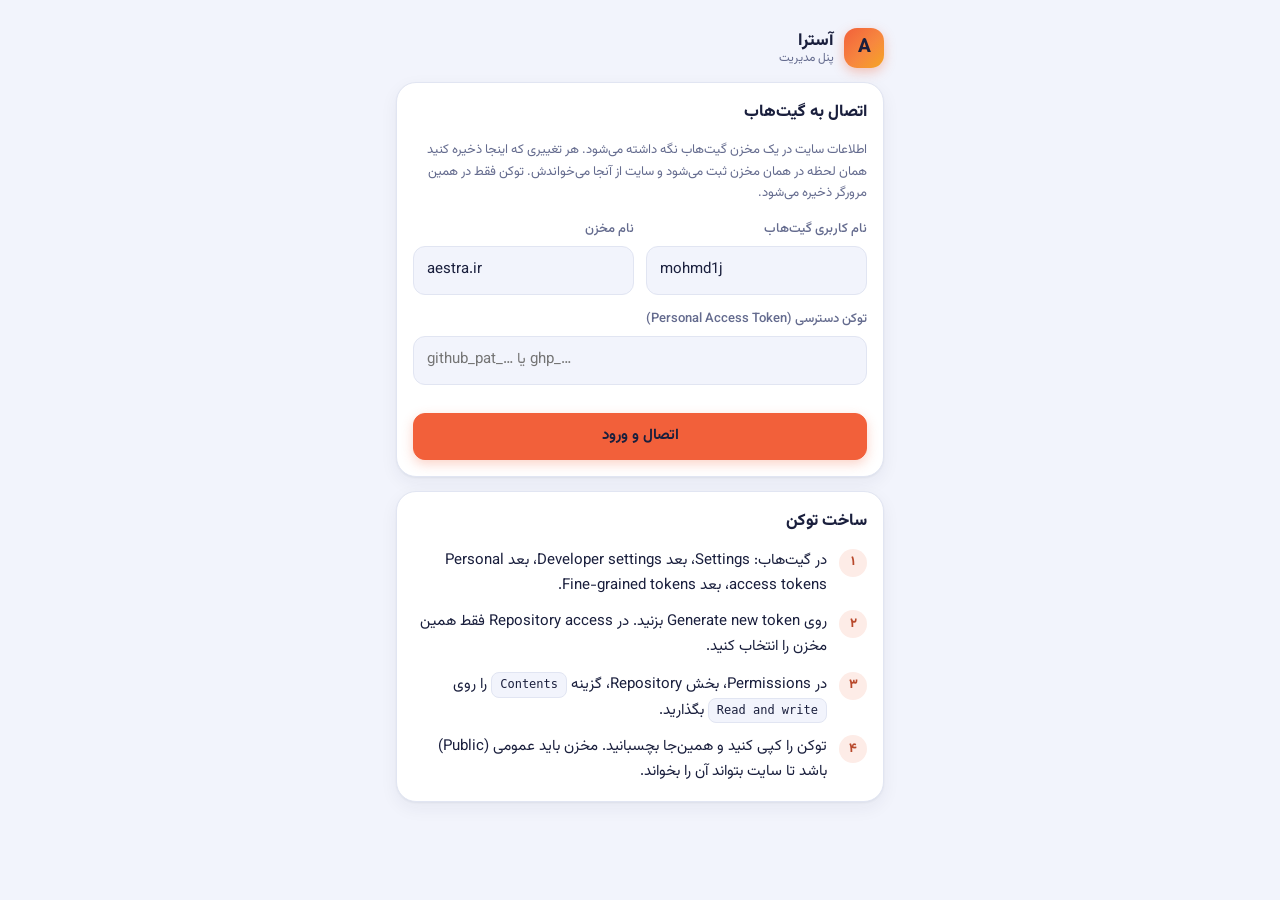
<file: admin 4.html>
<!doctype html>
<html lang="fa" dir="rtl">
<head>
<meta charset="utf-8">
<meta name="viewport" content="width=device-width,initial-scale=1,viewport-fit=cover">
<meta name="robots" content="noindex,nofollow">
<meta name="theme-color" content="#F2F4FC">
<meta name="apple-mobile-web-app-capable" content="yes">
<meta name="mobile-web-app-capable" content="yes">
<meta name="apple-mobile-web-app-title" content="آسترا">
<meta name="apple-mobile-web-app-status-bar-style" content="default">
<title>پنل مدیریت آسترا</title>
<link rel="preconnect" href="https://fonts.googleapis.com">
<link rel="preconnect" href="https://fonts.gstatic.com" crossorigin>
<link rel="stylesheet" href="https://fonts.googleapis.com/css2?family=Vazirmatn:wght@400;500;700;800&display=swap">
<style>
/* Layout: bright mobile-first admin. Sticky top bar, scrolling content, fixed bottom nav with 5 tabs; editors and pickers open as full-screen sheets. */
:root{
  color-scheme:light;
  --bg:#F2F4FC; --surface:#FFFFFF; --ink:#1A1F3D; --muted:#646B8E; --line:#E1E5F2;
  --accent:#F2603A; --accent-ink:#FFFFFF; --accent-soft:#FFEAE2; --accent-deep:#C9431F; --accent-fill:#E4522C; --accent-rgb:242,96,58; --g-deep:#C9431F;
  --grad:linear-gradient(135deg,#F2603A 0%,#F7873F 55%,#F5A524 100%);
  --ok:#0F8A3A; --ok-soft:#DDF5E5; --warn:#B26A00; --warn-soft:#FFF0D1; --bad:#C62D2D; --bad-soft:#FDE3E3;
  --chip-blue:#E5EEFF; --chip-blue-i:#2A6FDB; --chip-teal:#D9F5EF; --chip-teal-i:#0E9C8B; --chip-violet:#ECE8FF; --chip-violet-i:#5B49D6; --chip-amber:#FFF0D1; --chip-amber-i:#C27A00; --chip-rose:#FFE3EE; --chip-rose-i:#D2336F; --chip-coral:#FFEAE2; --chip-coral-i:#E0522C;
  --viz:#2A78D6; --viz-track:#E8EDF8;
  --s-good:#0CA30C; --s-warn:#FAB219; --s-serious:#EC835A; --s-crit:#D03B3B;
  --shadow:0 1px 2px rgba(26,31,61,.05),0 6px 18px rgba(26,31,61,.06);
  --font:'Vazirmatn',system-ui,-apple-system,'Segoe UI',Tahoma,sans-serif;
}
@media (prefers-color-scheme: dark){:root:not([data-theme="light"]){
  color-scheme:dark;
  --bg:#0E1224; --surface:#171C36; --ink:#EDEFFF; --muted:#9AA2CA; --line:#2A3060;
  --accent:#FF7B57; --accent-ink:#2B0F06; --accent-soft:#3A2018; --accent-deep:#FF9C80;
  --ok:#6FD394; --ok-soft:#173326; --warn:#F2B35A; --warn-soft:#38290F; --bad:#FF8E8E; --bad-soft:#3B1B1D;
  --chip-blue:#1E2C55; --chip-blue-i:#7FAAFF; --chip-teal:#103A37; --chip-teal-i:#4FD6C4; --chip-violet:#2B2557; --chip-violet-i:#A89BFF; --chip-amber:#3B2C0D; --chip-amber-i:#F5B94A; --chip-rose:#3E1A2B; --chip-rose-i:#FF8FB5; --chip-coral:#3A2018; --chip-coral-i:#FF8C6B;
  --viz:#3987E5; --viz-track:#232A50;
  --shadow:0 1px 2px rgba(0,0,0,.3),0 6px 18px rgba(0,0,0,.25)}}
:root[data-theme="dark"]{
  color-scheme:dark;
  --bg:#0E1224; --surface:#171C36; --ink:#EDEFFF; --muted:#9AA2CA; --line:#2A3060;
  --accent:#FF7B57; --accent-ink:#2B0F06; --accent-soft:#3A2018; --accent-deep:#FF9C80;
  --ok:#6FD394; --ok-soft:#173326; --warn:#F2B35A; --warn-soft:#38290F; --bad:#FF8E8E; --bad-soft:#3B1B1D;
  --chip-blue:#1E2C55; --chip-blue-i:#7FAAFF; --chip-teal:#103A37; --chip-teal-i:#4FD6C4; --chip-violet:#2B2557; --chip-violet-i:#A89BFF; --chip-amber:#3B2C0D; --chip-amber-i:#F5B94A; --chip-rose:#3E1A2B; --chip-rose-i:#FF8FB5; --chip-coral:#3A2018; --chip-coral-i:#FF8C6B;
  --viz:#3987E5; --viz-track:#232A50;
  --shadow:0 1px 2px rgba(0,0,0,.3),0 6px 18px rgba(0,0,0,.25)}

*{box-sizing:border-box}
img{max-width:100%}
[hidden]{display:none!important}
html{-webkit-text-size-adjust:100%}
body{margin:0;background:var(--bg);color:var(--ink);font-family:var(--font);font-size:15px;line-height:1.65}
button,input,select,textarea{font:inherit;color:inherit}
button{cursor:pointer}
:focus-visible{outline:2px solid var(--accent);outline-offset:2px}
.ic{width:22px;height:22px;flex:none}
.ic.sm{width:18px;height:18px}
.ic.xs{width:15px;height:15px}

#app{min-height:100vh;padding-bottom:calc(92px + env(safe-area-inset-bottom,0px))}
.gutter{padding-left:max(16px,env(safe-area-inset-left,0px));padding-right:max(16px,env(safe-area-inset-right,0px))}
.wrap{max-width:820px;margin:0 auto}

.topbar{position:sticky;top:0;z-index:10;background:color-mix(in srgb,var(--bg) 88%,transparent);backdrop-filter:blur(10px);-webkit-backdrop-filter:blur(10px);padding-top:env(safe-area-inset-top,0px)}
.topbar .wrap{display:flex;align-items:center;justify-content:space-between;gap:10px;padding-block:10px}
.brand{display:flex;align-items:center;gap:10px;min-width:0}
.logo{width:40px;height:40px;border-radius:13px;background:var(--grad);color:#fff;display:flex;align-items:center;justify-content:center;font-weight:800;font-size:19px;flex:none;box-shadow:0 4px 12px rgba(var(--accent-rgb),.35)}
.brand b{display:block;font-weight:800;font-size:17px;line-height:1.2}
.brand small{display:block;color:var(--muted);font-size:12px;line-height:1.2}
.pill{display:inline-flex;align-items:center;gap:6px;font-size:12px;padding:5px 11px;border-radius:999px;background:var(--ok-soft);color:var(--ok);font-weight:500;white-space:nowrap;max-width:46vw;overflow:hidden;text-overflow:ellipsis}
.pill::before{content:"";width:7px;height:7px;border-radius:50%;background:currentColor;flex:none}
.pill.off{background:var(--bad-soft);color:var(--bad)}
.iconbtn{width:40px;height:40px;border-radius:12px;border:1px solid var(--line);background:var(--surface);display:inline-flex;align-items:center;justify-content:center;color:var(--ink);text-decoration:none;flex:none}
.topbar .right{display:flex;align-items:center;gap:8px}

.view{display:none;padding-block:12px 20px;flex-direction:column;gap:14px}
.view.on{display:flex}
h2{font-size:16.5px;margin:0;font-weight:800}
h3{font-size:14px;margin:0;font-weight:700}
.card{background:var(--surface);border:1px solid var(--line);border-radius:20px;padding:16px;box-shadow:var(--shadow)}
.card.flat{padding:0;overflow:hidden}
.stack{display:flex;flex-direction:column;gap:14px}
.sub{color:var(--muted);font-size:13px;margin:0}
.field{display:flex;flex-direction:column;gap:6px;min-width:0}
.field>label{font-size:13px;color:var(--muted);font-weight:500}
.input{width:100%;min-width:0;background:var(--bg);border:1.5px solid var(--line);border-radius:12px;padding:11px 13px;font-size:15px}
.input:focus{border-color:var(--accent);outline:none;background:var(--surface)}
textarea.input{resize:vertical;min-height:84px}
select.input{appearance:none;-webkit-appearance:none;background-image:url("data:image/svg+xml,%3Csvg xmlns='http://www.w3.org/2000/svg' width='14' height='14' viewBox='0 0 24 24' fill='none' stroke='%238890B5' stroke-width='2.4' stroke-linecap='round' stroke-linejoin='round'%3E%3Cpath d='M6 9l6 6 6-6'/%3E%3C/svg%3E");background-repeat:no-repeat;background-position:left 12px center;padding-inline-end:34px;text-overflow:ellipsis}
.ltr{direction:ltr;text-align:left}
.hint{font-size:12px;color:var(--muted)}
.grid2{display:grid;grid-template-columns:1fr 1fr;gap:12px}
.btn{border:1.5px solid var(--line);background:var(--surface);border-radius:12px;padding:10px 16px;font-weight:500;display:inline-flex;align-items:center;justify-content:center;gap:8px;min-height:44px;text-decoration:none;color:var(--ink)}
.btn.primary{background:var(--accent-fill);border-color:var(--accent-fill);color:var(--accent-ink);font-weight:700;box-shadow:0 4px 12px rgba(var(--accent-rgb),.28)}
.btn.soft{background:var(--accent-soft);border-color:transparent;color:var(--accent-deep);font-weight:700}
.btn.danger{color:var(--bad);border-color:var(--bad)}
.btn.danger.armed{background:var(--bad);color:#fff;border-color:var(--bad)}
.btn.sm{min-height:36px;padding:6px 12px;font-size:13px;border-radius:10px}
.btn.block{width:100%}
.btn[disabled]{opacity:.5;cursor:not-allowed}
.row2{display:flex;gap:10px;flex-wrap:wrap}
.row2>*{flex:1 1 140px}
.check{display:flex;align-items:center;gap:10px;font-size:14px}
.check input{width:20px;height:20px;accent-color:var(--accent);flex:none}
.empty{padding:34px 16px;text-align:center;color:var(--muted)}
.empty b{display:block;color:var(--ink);font-size:16px;margin-bottom:4px}
.banner{border-radius:16px;padding:12px 16px;font-size:14px;background:var(--bad-soft);color:var(--bad)}
.banner.warn{background:var(--warn-soft);color:var(--warn)}

/* dashboard hero + tiles */
.hero{background:var(--grad);border-radius:22px;padding:18px;color:#fff;display:flex;flex-direction:column;gap:12px;box-shadow:0 10px 26px rgba(var(--accent-rgb),.30);position:relative;overflow:hidden}
.hero::after{content:"";position:absolute;inset-inline-start:-40px;top:-40px;width:150px;height:150px;border-radius:50%;background:rgba(255,255,255,.14)}
.hero h2{font-size:20px;position:relative}
.hero p{margin:0;opacity:.92;font-size:14px;position:relative}
.hero .acts{display:flex;gap:8px;flex-wrap:wrap;position:relative}
.hero .btn{background:rgba(255,255,255,.2);border-color:rgba(255,255,255,.35);color:#fff;font-size:13px;min-height:38px;padding:6px 14px;backdrop-filter:blur(4px)}
.hero .btn.solid{background:#fff;color:var(--g-deep);border-color:#fff;font-weight:700}
.tiles{display:grid;grid-template-columns:repeat(2,1fr);gap:12px}
@media (min-width:640px){.tiles{grid-template-columns:repeat(3,1fr)}}
.tile{background:var(--surface);border:1px solid var(--line);border-radius:20px;padding:14px;box-shadow:var(--shadow);display:flex;flex-direction:column;gap:8px;min-width:0;text-align:start}
.tile .chip{width:38px;height:38px;border-radius:12px;display:flex;align-items:center;justify-content:center}
.tile b{font-size:23px;font-weight:800;line-height:1.1;font-variant-numeric:tabular-nums;overflow-wrap:anywhere}
.tile span{color:var(--muted);font-size:12.5px}
.chip.blue{background:var(--chip-blue);color:var(--chip-blue-i)}.chip.teal{background:var(--chip-teal);color:var(--chip-teal-i)}.chip.violet{background:var(--chip-violet);color:var(--chip-violet-i)}.chip.amber{background:var(--chip-amber);color:var(--chip-amber-i)}.chip.rose{background:var(--chip-rose);color:var(--chip-rose-i)}.chip.coral{background:var(--chip-coral);color:var(--chip-coral-i)}

/* charts */
.chead{display:flex;align-items:flex-start;justify-content:space-between;gap:10px;margin-bottom:12px}
.chead .t{display:flex;flex-direction:column;gap:2px}
.tgl{border:1px solid var(--line);background:var(--bg);border-radius:9px;font-size:12px;padding:3px 10px;color:var(--muted)}
.tgl[aria-pressed="true"]{background:var(--accent-soft);color:var(--accent-deep);border-color:transparent}
.cbody .tbl{display:none}
.card.table-on .cbody .viz{display:none}
.card.table-on .cbody .tbl{display:table}
table.tbl{width:100%;border-collapse:collapse;font-size:13.5px}
table.tbl td{padding:7px 4px;border-bottom:1px solid var(--line)}
table.tbl td:last-child{text-align:end;font-variant-numeric:tabular-nums;font-weight:700}
.hbar{display:grid;grid-template-columns:minmax(64px,34%) 1fr auto;align-items:center;gap:10px;padding:5px 0;border-radius:8px}
.hbar .hl{font-size:13px;overflow:hidden;text-overflow:ellipsis;white-space:nowrap}
.hbar .ht{height:12px;background:var(--viz-track);border-radius:6px;overflow:hidden;display:block}
.hbar .ht i{display:block;height:100%;background:var(--viz);border-start-end-radius:5px;border-end-end-radius:5px}
.hbar b{font-size:13px;font-variant-numeric:tabular-nums;min-width:2.2em;text-align:end}
.hbar:focus-visible,.col:focus-visible,.seg:focus-visible{outline:2px solid var(--accent)}
.stacked{display:flex;gap:2px;height:26px;border-radius:8px;overflow:hidden}
.seg{height:100%;min-width:4px}
.legend{display:flex;flex-wrap:wrap;gap:8px 16px;margin-top:12px;font-size:13px}
.legend span{display:inline-flex;align-items:center;gap:6px}
.legend i{width:10px;height:10px;border-radius:3px;display:inline-block}
.legend .ic{width:14px;height:14px}
.cols{display:flex;align-items:flex-end;gap:6px;height:150px;padding-top:18px}
.col{flex:1 1 0;min-width:0;height:100%;display:flex;flex-direction:column;justify-content:flex-end;align-items:center;gap:4px;position:relative}
.col .v{font-size:11px;font-variant-numeric:tabular-nums;color:var(--ink);line-height:1}
.col .b{width:70%;max-width:34px;min-height:3px;background:var(--viz);border-start-start-radius:5px;border-start-end-radius:5px}
.xl{display:flex;gap:6px;margin-top:6px}
.xl span{flex:1 1 0;min-width:0;text-align:center;font-size:10.5px;color:var(--muted);line-height:1.3;overflow:hidden}
.tip{position:fixed;z-index:90;background:var(--ink);color:var(--bg);font-size:12.5px;padding:6px 10px;border-radius:9px;pointer-events:none;max-width:70vw;opacity:0;transform:translateY(4px);transition:opacity .12s,transform .12s}
.tip.on{opacity:1;transform:none}

.todo{display:flex;align-items:center;gap:12px;width:100%;background:none;border:0;border-bottom:1px solid var(--line);padding:11px 2px;text-align:start}
.todo:last-child{border-bottom:0}
.todo .dot{width:34px;height:34px;border-radius:11px;display:flex;align-items:center;justify-content:center;flex:none}
.todo .tx{flex:1;min-width:0;display:flex;flex-direction:column;line-height:1.35}
.todo .tx small{color:var(--muted);font-size:12px}
.todo .n{font-weight:800;font-variant-numeric:tabular-nums}
.ok-line{display:flex;align-items:center;gap:8px;color:var(--ok);font-weight:500;padding:6px 0}

/* product list */
.tools{display:flex;flex-direction:column;gap:10px}
.chips{display:flex;gap:8px;overflow-x:auto;padding-bottom:2px;scrollbar-width:none}
.chips::-webkit-scrollbar{display:none}
.chip2{flex:none;border:1.5px solid var(--line);background:var(--surface);border-radius:999px;padding:6px 14px;font-size:13px}
.chip2.on{background:var(--accent-fill);color:var(--accent-ink);border-color:var(--accent-fill);font-weight:700}
.prow{display:flex;align-items:center;gap:12px;padding:12px;width:100%;background:none;border:0;border-bottom:1px solid var(--line);text-align:start}
.prow:last-child{border-bottom:0}
.prow:hover{background:var(--bg)}
.prow.sel{background:var(--accent-soft)}
.thumb{flex:none;width:62px;height:76px;border-radius:12px;background:var(--bg) center/cover no-repeat;border:1px solid var(--line)}
.prow .info{flex:1;min-width:0;display:flex;flex-direction:column;gap:2px}
.prow .t{font-weight:700;overflow:hidden;text-overflow:ellipsis;white-space:nowrap}
.prow .m{font-size:12px;color:var(--muted);display:flex;gap:6px;align-items:center;flex-wrap:wrap}
.price{font-variant-numeric:tabular-nums;font-weight:500}
.price s{color:var(--muted);font-size:12px;margin-inline-start:6px}
.badge{display:inline-flex;align-items:center;gap:4px;font-size:11px;padding:1px 8px;border-radius:999px;font-weight:500;white-space:nowrap}
.badge.ok{background:var(--ok-soft);color:var(--ok)}.badge.warn{background:var(--warn-soft);color:var(--warn)}.badge.bad{background:var(--bad-soft);color:var(--bad)}.badge.gray{background:var(--viz-track);color:var(--muted)}.badge.star{background:var(--chip-amber);color:var(--chip-amber-i)}
.prow .side{display:flex;flex-direction:column;align-items:flex-end;gap:5px;flex:none}
.cbox{width:22px;height:22px;border-radius:7px;border:2px solid var(--line);flex:none;display:flex;align-items:center;justify-content:center;color:#fff;background:var(--surface)}
.prow.sel .cbox{background:var(--accent-fill);border-color:var(--accent-fill)}
.fab{position:fixed;inset-inline-start:max(16px,env(safe-area-inset-left,0px));bottom:calc(84px + env(safe-area-inset-bottom,0px));z-index:12;background:var(--grad);color:#fff;border:0;border-radius:999px;padding:0 20px;min-height:54px;font-weight:700;box-shadow:0 8px 22px rgba(var(--accent-rgb),.45);display:flex;align-items:center;gap:8px}
.bulk{position:fixed;left:0;right:0;bottom:calc(72px + env(safe-area-inset-bottom,0px));z-index:13;padding:0 max(12px,env(safe-area-inset-left,0px))}
.bulk .in{max-width:780px;margin:0 auto;background:var(--ink);color:var(--bg);border-radius:18px;padding:10px 12px;display:flex;gap:8px;align-items:center;flex-wrap:wrap;box-shadow:0 10px 30px rgba(0,0,0,.35)}
.bulk .n{font-weight:800;padding-inline:6px}
.bulk .btn{background:rgba(255,255,255,.14);border-color:transparent;color:inherit;min-height:36px;padding:4px 12px;font-size:13px}
.bulk .btn.hot{background:var(--accent-fill);color:var(--accent-ink)}

/* nav */
.nav{position:fixed;left:0;right:0;bottom:0;z-index:14;background:var(--surface);border-top:1px solid var(--line);display:flex;padding:7px max(8px,env(safe-area-inset-left,0px)) calc(7px + env(safe-area-inset-bottom,0px));box-shadow:0 -6px 20px rgba(26,31,61,.06)}
.nav button{flex:1;border:0;background:none;display:flex;flex-direction:column;align-items:center;gap:3px;padding:6px 2px;color:var(--muted);font-size:11.5px;border-radius:14px;position:relative}
.nav button.on{color:var(--accent-deep);font-weight:700;background:var(--accent-soft)}
.nav .dot{position:absolute;top:4px;inset-inline-end:calc(50% - 20px);width:8px;height:8px;border-radius:50%;background:var(--bad)}

/* sheets */
.sheet{position:fixed;inset:0;z-index:40;background:var(--bg);overflow-y:auto;overscroll-behavior:contain;display:none}
.sheet.on{display:block}
#sheet2{z-index:50}
.sheet-bar{position:sticky;top:0;z-index:2;background:var(--bg);border-bottom:1px solid var(--line);padding-top:env(safe-area-inset-top,0px)}
.sheet-bar .wrap{display:flex;align-items:center;justify-content:space-between;gap:10px;padding-block:10px}
.sheet-bar h2{flex:1;text-align:center;overflow:hidden;text-overflow:ellipsis;white-space:nowrap}
.sheet-body{padding-block:16px calc(40px + env(safe-area-inset-bottom,0px));display:flex;flex-direction:column;gap:14px}

/* images / media */
.imgs{display:grid;grid-template-columns:repeat(3,1fr);gap:10px}
@media (max-width:420px){.imgs{grid-template-columns:repeat(2,1fr)}}
@media (min-width:640px){.imgs.big{grid-template-columns:repeat(4,1fr)}}
.img{position:relative;aspect-ratio:3/4;border-radius:14px;background:var(--bg) center/cover no-repeat;border:1px solid var(--line);overflow:hidden;padding:0;display:block;width:100%}
.img.main{outline:2.5px solid var(--accent);outline-offset:1px}
.img .tag{position:absolute;inset-inline-start:6px;top:6px;font-size:10px;background:var(--accent-fill);color:var(--accent-ink);padding:1px 8px;border-radius:999px;font-weight:700}
.img .tag.gray{background:var(--ink);color:var(--bg)}
.img .ops{position:absolute;inset-inline:0;bottom:0;display:flex;background:linear-gradient(transparent,rgba(0,0,0,.7));padding:16px 4px 4px}
.img .ops button{flex:1;border:0;background:none;color:#fff;font-size:11.5px;padding:6px 0}
.add-tile{aspect-ratio:3/4;border:2px dashed var(--accent);color:var(--accent-deep);background:var(--accent-soft);border-radius:14px;display:flex;flex-direction:column;align-items:center;justify-content:center;gap:6px;font-size:13px;font-weight:700;width:100%}
.busy{aspect-ratio:3/4;border-radius:14px;background:var(--bg);border:1px solid var(--line);display:flex;align-items:center;justify-content:center;font-size:12px;color:var(--muted);text-align:center;padding:6px}
.spin{width:18px;height:18px;border:2px solid var(--line);border-top-color:var(--accent);border-radius:50%;animation:sp .8s linear infinite;margin-inline-end:6px;flex:none}
@keyframes sp{to{transform:rotate(360deg)}}
@media (prefers-reduced-motion:reduce){.spin{animation-duration:3s}.tip{transition:none}}
.colorrow{display:flex;gap:8px;align-items:center}
.colorrow input[type=color]{flex:none;width:44px;height:44px;border:1.5px solid var(--line);border-radius:12px;padding:2px;background:var(--bg)}
.x{flex:none;width:36px;height:36px;border-radius:10px;border:1px solid var(--line);background:var(--surface);color:var(--bad);display:inline-flex;align-items:center;justify-content:center}
.slide{border:1.5px solid var(--line);border-radius:16px;padding:12px;display:flex;flex-direction:column;gap:10px;background:var(--bg)}
.slide .bg{aspect-ratio:16/8;border-radius:10px;background:var(--surface) center/cover no-repeat;border:1px solid var(--line)}
.switch{display:inline-flex;align-items:center;gap:10px;font-size:14px}
.switch input{width:22px;height:22px;accent-color:var(--accent)}
.savebar{position:sticky;bottom:calc(76px + env(safe-area-inset-bottom,0px));z-index:5}
.kv{display:flex;justify-content:space-between;gap:12px;padding:9px 0;border-bottom:1px solid var(--line);font-size:14px}
.kv:last-child{border-bottom:0}
.kv span:first-child{color:var(--muted)}
.ok-t{color:var(--ok)}.bad-t{color:var(--bad)}
.code{direction:ltr;text-align:left;font-family:ui-monospace,Menlo,Consolas,monospace;font-size:12px;background:var(--bg);border:1px solid var(--line);border-radius:8px;padding:2px 8px;display:inline-block}
.steps{margin:0;padding:0;list-style:none;display:flex;flex-direction:column;gap:12px;counter-reset:s}
.steps li{counter-increment:s;display:flex;gap:12px;align-items:flex-start}
.steps li::before{content:counter(s,persian);flex:none;width:28px;height:28px;border-radius:50%;background:var(--accent-soft);color:var(--accent-deep);font-weight:800;display:flex;align-items:center;justify-content:center;font-size:13px}
.hist{display:flex;align-items:center;gap:10px;padding:10px 0;border-bottom:1px solid var(--line)}
.hist:last-child{border-bottom:0}
.hist .tx{flex:1;min-width:0;display:flex;flex-direction:column;line-height:1.4}
.hist .tx small{color:var(--muted);font-size:12px}
.hist .tx span{overflow:hidden;text-overflow:ellipsis;white-space:nowrap}
.setup{position:fixed;inset:0;z-index:60;background:var(--bg);overflow-y:auto;display:none}
.setup.on{display:block}
.setup .wrap{max-width:520px;padding-block:calc(28px + env(safe-area-inset-top,0px)) 40px;display:flex;flex-direction:column;gap:14px}
.toast{position:fixed;left:50%;transform:translateX(-50%);bottom:calc(96px + env(safe-area-inset-bottom,0px));z-index:80;background:var(--ink);color:var(--bg);padding:11px 18px;border-radius:999px;font-size:14px;max-width:calc(100% - 32px);opacity:0;pointer-events:none;transition:opacity .2s;text-align:center}
.toast.on{opacity:1}

/* ===== v3 additions ===== */
a{color:var(--accent-deep)}
.btn.armed{background:var(--warn-soft);color:var(--warn);border-color:var(--warn)}
.topbar .right{gap:6px}
.iconbtn{width:38px;height:38px;border-radius:11px}
.pill{max-width:34vw}
.seg2{display:flex;background:var(--bg);border:1px solid var(--line);border-radius:12px;padding:3px;gap:3px}
.seg2 button{flex:1;border:0;background:none;border-radius:9px;padding:8px 6px;font-size:13px;color:var(--muted);min-height:38px}
.seg2 button.on{background:var(--surface);color:var(--ink);font-weight:700;box-shadow:var(--shadow)}
.swatches{display:grid;grid-template-columns:repeat(5,1fr);gap:8px}
.sw{border:1.5px solid var(--line);background:var(--surface);border-radius:14px;padding:9px 2px 7px;display:flex;flex-direction:column;align-items:center;gap:6px;font-size:11.5px;color:var(--muted)}
.sw i{width:32px;height:32px;border-radius:50%;display:block}
.sw.on{border-color:var(--accent);color:var(--ink);font-weight:700;background:var(--accent-soft)}
.sw-dot{display:inline-block;width:11px;height:11px;border-radius:50%;margin-inline-end:6px;border:1px solid var(--line);vertical-align:-1px}
.ringwrap{display:flex;align-items:center;gap:18px;flex-wrap:wrap}
.ring{width:124px;height:124px;flex:none}
.legend.col{flex-direction:column;margin-top:0;gap:8px}
.ins{display:flex;gap:12px;align-items:flex-start;padding:10px 0;border-bottom:1px solid var(--line);font-size:14px;line-height:1.65}
.ins:last-child{border-bottom:0}
.ins .dot{width:32px;height:32px;border-radius:10px;display:flex;align-items:center;justify-content:center;flex:none}
.srow .sq{flex:none;min-width:40px;height:40px;border-radius:12px;background:var(--accent-soft);color:var(--accent-deep);display:flex;align-items:center;justify-content:center;font-weight:800;font-size:13px;padding:0 4px}
.prow.qe{cursor:default;align-items:flex-start}
.prow.qe:hover{background:none}
.prow.qe.chg{background:var(--accent-soft)}
.thumb.sm{width:46px;height:58px}
.qrow{display:grid;grid-template-columns:1.2fr 1fr;gap:8px;margin-top:6px}
.qf{display:flex;flex-direction:column;gap:3px;font-size:11.5px;color:var(--muted);min-width:0}
.qf .input{padding:7px 9px;font-size:14px;border-radius:10px;text-align:center}
.step{display:flex;gap:4px;align-items:stretch}
.step button{flex:none;width:34px;border:1.5px solid var(--line);background:var(--surface);border-radius:10px;font-size:18px;line-height:1}
.lock{position:fixed;inset:0;z-index:100;background:var(--bg);display:flex;align-items:center;justify-content:center;padding:24px;overflow-y:auto}
.lock[hidden]{display:none!important}
.lock-in{width:100%;max-width:310px;display:flex;flex-direction:column;align-items:center;gap:14px;text-align:center}
.dots{display:flex;gap:14px;height:18px;direction:ltr}
.dots i{width:14px;height:14px;border-radius:50%;border:2px solid var(--accent);background:transparent}
.dots i.on{background:var(--accent)}
.keypad{direction:ltr;display:grid;grid-template-columns:repeat(3,1fr);gap:12px;width:100%}
.keypad button{border:1.5px solid var(--line);background:var(--surface);font-size:22px;font-weight:600;border-radius:18px;height:58px}
.keypad button:active{background:var(--accent-soft)}
.shake{animation:shk .35s}
@keyframes shk{20%{transform:translateX(-8px)}40%{transform:translateX(8px)}60%{transform:translateX(-6px)}80%{transform:translateX(6px)}}
.pvc{display:flex;gap:14px;align-items:center}
.pvi{width:84px;aspect-ratio:3/4;border-radius:14px;background:var(--bg) center/cover no-repeat;border:1px solid var(--line);position:relative;flex:none}
.pvb{position:absolute;top:6px;inset-inline-start:6px;background:var(--accent-fill);color:var(--accent-ink);font-size:10.5px;padding:1px 8px;border-radius:999px;font-weight:700}
.pvt{display:flex;flex-direction:column;gap:3px;min-width:0}
.pvt b{font-size:15px;overflow:hidden;text-overflow:ellipsis;display:-webkit-box;-webkit-line-clamp:2;-webkit-box-orient:vertical}
.stepper{display:flex;align-items:center;gap:8px}
.stepper button{width:44px;height:44px;border:1.5px solid var(--line);background:var(--surface);border-radius:12px;font-size:22px}
.stepper .input{text-align:center;font-weight:700}
.rate{height:8px;background:var(--viz-track);border-radius:4px;overflow:hidden}
.rate i{display:block;height:100%;background:var(--viz)}
.chips.wrapchips{flex-wrap:wrap;overflow:visible}
.lbl{font-size:13px;color:var(--muted);font-weight:500}
.cc{display:inline-flex;align-items:center;gap:6px}

.logo,.fab{color:var(--grad-ink,#fff)}
.hero{color:var(--grad-ink,#fff)}
.hero .btn{color:var(--grad-ink,#fff)}
.hero .btn.solid{color:var(--g-deep)}
.seg2 button.on{background:var(--accent-soft);color:var(--accent-deep)}
.xl.many span{display:flex;justify-content:center;overflow:visible;white-space:nowrap}
body.has-bar #app{padding-bottom:calc(168px + env(safe-area-inset-bottom,0px))}
</style>
<script>
/* theme: accent presets + light/dark, applied before first paint */
window.AT=(function(){
var KEY='aestra_admin_theme_v1';
var PRESETS={
 coral:{n:'مرجانی',a:['#F2603A','#FF7B57'],g:['#F2603A','#F7873F','#F5A524']},
 ocean:{n:'اقیانوسی',a:['#2A6FDB','#5B9BFF'],g:['#2A6FDB','#2E8BE0','#19B5C9']},
 mint:{n:'نعنایی',a:['#0E9C8B','#3DCBB1'],g:['#0B8F7E','#14A98A','#3CC48A']},
 violet:{n:'بنفش',a:['#6250D6','#9D8CFF'],g:['#6250D6','#8A55DB','#C05BD8']},
 rose:{n:'صورتی',a:['#D2336F','#FF7FA8'],g:['#D2336F','#E8507A','#F5766E']}
};
var MODES=['auto','light','dark'];
function rd(){try{var t=JSON.parse(localStorage.getItem(KEY));if(t&&PRESETS[t.accent])return {accent:t.accent,mode:MODES.indexOf(t.mode)>-1?t.mode:'auto'}}catch(e){}return {accent:'coral',mode:'auto'}}
var cur=rd();
function hex(h){h=h.replace('#','');return [parseInt(h.substr(0,2),16),parseInt(h.substr(2,2),16),parseInt(h.substr(4,2),16)]}
function toHex(c){return '#'+c.map(function(x){x=Math.max(0,Math.min(255,Math.round(x)));return (x<16?'0':'')+x.toString(16)}).join('')}
function mix(a,b,t){var A=hex(a),B=hex(b);return toHex([0,1,2].map(function(i){return A[i]*(1-t)+B[i]*t}))}
function lum(h){var c=hex(h).map(function(v){v/=255;return v<=.03928?v/12.92:Math.pow((v+.055)/1.055,2.4)});return .2126*c[0]+.7152*c[1]+.0722*c[2]}
function ratio(a,b){var x=lum(a),y=lum(b);return (Math.max(x,y)+.05)/(Math.min(x,y)+.05)}
function ensure(fg,bg,min,toward){var c=fg,t=0;while(ratio(c,bg)<min&&t<1){t+=.04;c=mix(fg,toward,t)}return c}
function isDark(){return cur.mode==='dark'||(cur.mode==='auto'&&!!window.matchMedia&&matchMedia('(prefers-color-scheme: dark)').matches)}
function apply(){
  var d=isDark(),P=PRESETS[cur.accent],a=P.a[d?1:0],root=document.documentElement,st=root.style;
  var surface=d?'#171C36':'#FFFFFF',DARK='#1A1F3D',fill,ink;
  if(d){ink='#10142B';fill=ensure(a,ink,4.5,'#FFFFFF')}
  else if(ratio(a,'#FFFFFF')>=4.5){fill=a;ink='#FFFFFF'}
  else if(ratio(a,DARK)>=4.5){fill=a;ink=DARK}
  else{fill=ensure(a,'#FFFFFF',4.5,'#000000');ink='#FFFFFF'}
  var soft=d?mix(a,surface,.8):mix(a,'#FFFFFF',.88);
  var deep=ensure(a,soft,4.5,d?'#FFFFFF':'#000000');
  var rgb=hex(a).join(',');
  if(cur.mode==='auto')root.removeAttribute('data-theme');else root.setAttribute('data-theme',cur.mode);
  st.setProperty('--accent',a);st.setProperty('--accent-fill',fill);st.setProperty('--accent-ink',ink);
  st.setProperty('--accent-soft',soft);st.setProperty('--accent-deep',deep);st.setProperty('--accent-rgb',rgb);
  st.setProperty('--g-deep',ensure(P.g[0],'#FFFFFF',4.5,'#000000'));
  var gs=P.g.slice(),gink;
  if(gs.every(function(c){return ratio(c,DARK)>=4.5}))gink=DARK;
  else{gink='#FFFFFF';gs=gs.map(function(c){return ensure(c,'#FFFFFF',4.5,'#000000')})}
  st.setProperty('--grad','linear-gradient(135deg,'+gs[0]+' 0%,'+gs[1]+' 55%,'+gs[2]+' 100%)');
  st.setProperty('--grad-ink',gink);
  api._grad=gs;api._gink=gink;
  var m=document.querySelector('meta[name="theme-color"]');if(m)m.setAttribute('content',d?'#0E1224':'#F2F4FC');
  if(window.AT&&AT.onApply)AT.onApply()
}
function set(o){cur={accent:PRESETS[o.accent]?o.accent:cur.accent,mode:MODES.indexOf(o.mode)>-1?o.mode:cur.mode};try{localStorage.setItem(KEY,JSON.stringify(cur))}catch(e){}apply()}
if(window.matchMedia)try{matchMedia('(prefers-color-scheme: dark)').addEventListener('change',function(){if(cur.mode==='auto')apply()})}catch(e){}
var api={_grad:null,_gink:null,PRESETS:PRESETS,get:function(){return {accent:cur.accent,mode:cur.mode}},set:set,apply:apply,isDark:isDark,_ratio:ratio,_fill:function(){return getComputedStyle(document.documentElement).getPropertyValue('--accent-fill')}};
window.AT=api;apply();return api
})();
</script>
</head>
<body>
<div id="app" dir="rtl" lang="fa">
  <header class="topbar gutter"><div class="wrap">
    <div class="brand"><div class="logo">A</div><div><b>آسترا</b><small>پنل مدیریت</small></div></div>
    <div class="right"><span class="pill off" id="conn">متصل نیست</span><button class="iconbtn" id="theme-btn" type="button" aria-label="رنگ و ظاهر پنل"></button><button class="iconbtn" id="refresh-btn" type="button" aria-label="بروزرسانی اطلاعات"></button><a class="iconbtn" id="site-link" href="index.html" target="_blank" rel="noopener" aria-label="مشاهده سایت"></a></div>
  </div></header>

  <main class="gutter"><div class="wrap">
    <div id="banner"></div>
    <section class="view on" id="v-dash"></section>
    <section class="view" id="v-products">
      <div class="tools">
        <input class="input" id="q" type="search" placeholder="جستجوی نام یا کد کالا" autocomplete="off">
        <div class="chips" id="cats"></div>
        <div class="grid2"><select class="input" id="f-status" aria-label="فیلتر وضعیت"></select><select class="input" id="f-sort" aria-label="مرتب‌سازی"></select></div>
        <div style="display:flex;justify-content:space-between;align-items:center;gap:8px;flex-wrap:wrap"><span class="sub" id="p-count"></span><div style="display:flex;gap:8px;flex-wrap:wrap"><button class="btn sm" id="qe-toggle" type="button"></button><button class="btn sm" id="sel-toggle" type="button"></button></div></div>
      </div>
      <div class="card flat" id="plist"></div>
    </section>
    <section class="view" id="v-sales"></section>
    <section class="view" id="v-media"></section>
    <section class="view" id="v-settings"></section>
    <section class="view" id="v-more"></section>
  </div></main>

  <button class="fab" id="fab" type="button"></button>
  <div class="bulk" id="bulk" hidden><div class="in" id="bulk-in"></div></div>
  <div class="bulk" id="qebar" hidden><div class="in" id="qebar-in"></div></div>
  <nav class="nav" id="nav"></nav>

  <div class="sheet" id="sheet" role="dialog" aria-modal="true" aria-label="ویرایش محصول">
    <div class="sheet-bar gutter"><div class="wrap">
      <button class="btn sm" id="ed-close" type="button">بستن</button>
      <h2 id="ed-title">محصول</h2>
      <button class="btn sm primary" id="ed-save" type="button">ذخیره</button>
    </div></div>
    <div class="gutter"><div class="wrap sheet-body" id="ed-body"></div></div>
  </div>

  <div class="sheet" id="sheet2" role="dialog" aria-modal="true">
    <div class="sheet-bar gutter"><div class="wrap">
      <button class="btn sm" id="s2-close" type="button">بستن</button>
      <h2 id="s2-title"></h2>
      <span style="width:64px"></span>
    </div></div>
    <div class="gutter"><div class="wrap sheet-body" id="s2-body"></div></div>
  </div>

  <div class="setup" id="setup"><div class="wrap gutter">
    <div class="brand"><div class="logo">A</div><div><b>آسترا</b><small>پنل مدیریت</small></div></div>
    <div class="card stack">
      <h2>اتصال به گیت‌هاب</h2>
      <p class="sub">اطلاعات سایت در یک مخزن گیت‌هاب نگه داشته می‌شود. هر تغییری که اینجا ذخیره کنید همان لحظه در همان مخزن ثبت می‌شود و سایت از آنجا می‌خواندش. توکن فقط در همین مرورگر ذخیره می‌شود.</p>
      <div class="grid2">
        <div class="field"><label for="c-owner">نام کاربری گیت‌هاب</label><input class="input ltr" id="c-owner" autocomplete="off" autocapitalize="off"></div>
        <div class="field"><label for="c-repo">نام مخزن</label><input class="input ltr" id="c-repo" autocomplete="off" autocapitalize="off"></div>
      </div>
      <div class="field"><label for="c-token">توکن دسترسی (Personal Access Token)</label><input class="input ltr" id="c-token" type="password" autocomplete="off" placeholder="github_pat_… یا ghp_…"></div>
      <div id="c-err"></div>
      <button class="btn primary block" id="c-go" type="button">اتصال و ورود</button>
    </div>
    <div class="card stack">
      <h2>ساخت توکن</h2>
      <ol class="steps">
        <li><div>در گیت‌هاب: Settings، بعد Developer settings، بعد Personal access tokens، بعد Fine-grained tokens.</div></li>
        <li><div>روی Generate new token بزنید. در Repository access فقط همین مخزن را انتخاب کنید.</div></li>
        <li><div>در Permissions، بخش Repository، گزینه <span class="code">Contents</span> را روی <span class="code">Read and write</span> بگذارید.</div></li>
        <li><div>توکن را کپی کنید و همین‌جا بچسبانید. مخزن باید عمومی (Public) باشد تا سایت بتواند آن را بخواند.</div></li>
      </ol>
    </div>
  </div></div>

  <input type="file" id="file-pick" accept="image/*" hidden>
  <input type="file" id="file-json" accept=".json,application/json" hidden>
  <input type="file" id="file-csv" accept=".csv,text/csv,text/plain" hidden>
  <div class="lock" id="lock" hidden><div class="lock-in"><div class="logo">A</div><h2 id="lock-t">رمز پنل را وارد کنید</h2><p class="sub" id="lock-s"> </p><div class="dots" id="lock-dots"></div><div class="keypad" id="lock-pad"></div><button class="btn sm" id="lock-forgot" type="button">رمز را فراموش کرده‌ام</button></div></div>
  <div class="tip" id="tip" role="tooltip"></div>
  <div class="toast" id="toast" role="status" aria-live="polite"></div>
</div>

<script>window.AESTRA_NO_SYNC = true;</script>
<script src="assets/js/products-data.js"></script>
<script>
(function(){
'use strict';
/* ================= helpers ================= */
var $=function(s,r){return (r||document).querySelector(s)};
var $$=function(s,r){return Array.prototype.slice.call((r||document).querySelectorAll(s))};
var esc=function(s){return String(s==null?'':s).replace(/[&<>"']/g,function(c){return {'&':'&amp;','<':'&lt;','>':'&gt;','"':'&quot;',"'":'&#39;'}[c]})};
var faN=function(n){return Number(n||0).toLocaleString('fa-IR')};
var FA='۰۱۲۳۴۵۶۷۸۹',AR='٠١٢٣٤٥٦٧٨٩';
var toNum=function(v){var s=String(v==null?'':v).replace(/[۰-۹]/g,function(d){return FA.indexOf(d)}).replace(/[٠-٩]/g,function(d){return AR.indexOf(d)}).replace(/٬/g,'').replace(/[^\d.\-]/g,'');var n=s?Number(s):0;return isFinite(n)?n:0};
var clone=function(o){return JSON.parse(JSON.stringify(o))};
var money=function(n){n=Number(n)||0;if(n>=1e9)return faN(Math.round(n/1e8)/10)+' میلیارد';if(n>=1e6)return faN(Math.round(n/1e5)/10)+' میلیون';return faN(n)};
var ICONS={
 grid:'<rect x="3" y="3" width="7" height="9" rx="2"/><rect x="14" y="3" width="7" height="5" rx="2"/><rect x="14" y="12" width="7" height="9" rx="2"/><rect x="3" y="16" width="7" height="5" rx="2"/>',
 shirt:'<path d="M6 7l-3 3 3 3V20h12v-7l3-3-3-3-3 2a3 3 0 0 1-6 0z"/>',
 image:'<rect x="3" y="4" width="18" height="16" rx="3"/><circle cx="9" cy="10" r="1.8"/><path d="M21 16l-5-5-8 8"/>',
 gear:'<circle cx="12" cy="12" r="3"/><path d="M19 12a7 7 0 0 0-.1-1.2l2-1.5-2-3.4-2.3.9a7 7 0 0 0-2-1.2L14.2 3h-4.4l-.4 2.6a7 7 0 0 0-2 1.2l-2.3-.9-2 3.4 2 1.5a7 7 0 0 0 0 2.4l-2 1.5 2 3.4 2.3-.9a7 7 0 0 0 2 1.2l.4 2.6h4.4l.4-2.6a7 7 0 0 0 2-1.2l2.3.9 2-3.4-2-1.5c.1-.4.1-.8.1-1.2z"/>',
 more:'<circle cx="5" cy="12" r="1.5" fill="currentColor"/><circle cx="12" cy="12" r="1.5" fill="currentColor"/><circle cx="19" cy="12" r="1.5" fill="currentColor"/>',
 plus:'<path d="M12 5v14M5 12h14"/>',
 eye:'<path d="M2 12s3.5-7 10-7 10 7 10 7-3.5 7-10 7S2 12 2 12z"/><circle cx="12" cy="12" r="3"/>',
 eyeoff:'<path d="M3 3l18 18M10.6 6.1A10 10 0 0 1 12 6c6.5 0 10 6 10 6a17 17 0 0 1-3.2 3.9M6.6 7.6A17 17 0 0 0 2 12s3.5 6 10 6a9.7 9.7 0 0 0 4-.9"/>',
 star:'<path d="M12 3l2.7 5.6 6.1.9-4.4 4.3 1 6.1L12 17l-5.4 2.9 1-6.1L3.2 9.5l6.1-.9z"/>',
 copy:'<rect x="9" y="9" width="11" height="11" rx="2"/><path d="M5 15V6a2 2 0 0 1 2-2h9"/>',
 trash:'<path d="M4 7h16M10 11v6M14 11v6M6 7l1 13h10l1-13M9 7V4h6v3"/>',
 check:'<path d="M5 12l5 5 9-10"/>',
 alert:'<path d="M12 4l9 16H3z"/><path d="M12 10v4M12 17v.5"/>',
 xmark:'<path d="M6 6l12 12M18 6L6 18"/>',
 upload:'<path d="M12 16V4M7 9l5-5 5 5M4 20h16"/>',
 download:'<path d="M12 4v12M7 11l5 5 5-5M4 20h16"/>',
 history:'<path d="M3 12a9 9 0 1 0 3-6.7L3 8"/><path d="M3 3v5h5M12 7v5l3 2"/>',
 link:'<path d="M10 14a4 4 0 0 0 5.7 0l3-3a4 4 0 0 0-5.7-5.7l-1 1"/><path d="M14 10a4 4 0 0 0-5.7 0l-3 3A4 4 0 0 0 11 18.7l1-1"/>',
 box:'<path d="M21 8l-9-5-9 5 9 5 9-5zM3 8v8l9 5 9-5V8M12 13v8"/>',
 tag:'<path d="M3 12V4h8l10 10-8 8z"/><circle cx="7.5" cy="8.5" r="1.3"/>',
 percent:'<path d="M19 5L5 19"/><circle cx="7" cy="7" r="2.3"/><circle cx="17" cy="17" r="2.3"/>',
 coin:'<circle cx="12" cy="12" r="9"/><path d="M12 7v10M9.5 9.6c0-1 1-1.6 2.5-1.6s2.5.7 2.5 1.7-1 1.5-2.5 1.8-2.5.8-2.5 1.8 1 1.7 2.5 1.7 2.5-.6 2.5-1.6"/>',
 tool:'<path d="M14.7 6.3a4 4 0 0 0-5.4 5.4L3 18l3 3 6.3-6.3a4 4 0 0 0 5.4-5.4l-2.6 2.6-2.4-.6-.6-2.4z"/>',
 globe:'<circle cx="12" cy="12" r="9"/><path d="M3 12h18M12 3a14 14 0 0 1 0 18M12 3a14 14 0 0 0 0 18"/>',
 table:'<rect x="3" y="4" width="18" height="16" rx="2"/><path d="M3 10h18M3 15h18M9 4v16"/>',
 up:'<path d="M12 19V5M6 11l6-6 6 6"/>',
 key:'<circle cx="8" cy="15" r="4"/><path d="M11 12l9-9M16 7l3 3"/>',
 bolt:'<path d="M13 3L5 14h6l-1 7 8-11h-6z"/>',
 palette:'<path d="M12 3a9 9 0 1 0 0 18c1.2 0 1.8-.8 1.8-1.7 0-.5-.3-1-.6-1.4-.3-.4-.5-.8-.5-1.3 0-.9.7-1.6 1.6-1.6H16a5 5 0 0 0 5-5c0-3.9-4-7-9-7z"/><circle cx="7.5" cy="11" r="1"/><circle cx="10" cy="7" r="1"/><circle cx="15" cy="7.5" r="1"/>',
 refresh:'<path d="M20 11a8 8 0 0 0-14.5-4M4 4v4h4M4 13a8 8 0 0 0 14.5 4M20 20v-4h-4"/>'
};
function ic(n,c){return '<svg class="ic '+(c||'')+'" viewBox="0 0 24 24" fill="none" stroke="currentColor" stroke-width="1.8" stroke-linecap="round" stroke-linejoin="round" aria-hidden="true">'+ICONS[n]+'</svg>'}

var CATS=[['shirts-and-blouses','شومیز و پیراهن'],['trousers','شلوار و دامن'],['t-shirts','تیشرت و تاپ'],['coordinated-sets','ست لباس'],['accessories','کفش']];
var BADGES=[['terracotta','نارنجی خاکی'],['amber','کهربایی'],['primary','اصلی'],['dark','تیره']];
var CFG_KEY='aestra_admin_gh_v1',PATH='data/store.json';
var CFG=null,store=null,ready=false,commits=null,mediaList=null;
var S={tab:'dash',cat:'all',status:'all',sort:'order',q:'',select:false,sel:{},dsec:'all',actDays:14,srange:30,smore:0,qe:false,qchg:{}};
var storeSha=null,draftSnap='',draft=null,draftIsNew=false,sDraft=null,sDirty=false,uploading=0,previews={},pickCb=null;

function loadCfg(){try{var c=JSON.parse(localStorage.getItem(CFG_KEY));return c&&c.token&&c.owner&&c.repo?c:null}catch(e){return null}}
function saveCfg(c){try{localStorage.setItem(CFG_KEY,JSON.stringify(c))}catch(e){}}
function clearCfg(){try{localStorage.removeItem(CFG_KEY)}catch(e){}}
var toastT;
function toast(msg){var t=$('#toast');t.textContent=msg;t.classList.add('on');clearTimeout(toastT);toastT=setTimeout(function(){t.classList.remove('on')},3200)}
function setConn(ok,txt){var c=$('#conn');c.textContent=txt;c.classList.toggle('off',!ok)}
function catName(slug){var c=CATS.filter(function(x){return x[0]===slug})[0];return c?c[1]:slug||''}
function imgSrc(u){return previews[u]||u||''}
function products(){return store?store.products:[]}
function settingsOf(){return (store&&store.settings)||{}}
function lowTh(){var n=Number(settingsOf().lowStockThreshold);return n>0?n:3}
function b64enc(str){return btoa(unescape(encodeURIComponent(str)))}
function b64dec(b){return decodeURIComponent(escape(atob(String(b).replace(/\s/g,''))))}
function blobB64(blob){return new Promise(function(res,rej){var r=new FileReader();r.onload=function(){res(String(r.result).split(',')[1])};r.onerror=rej;r.readAsDataURL(blob)})}
function errText(e){
  var st=e&&e.status;
  if(st===401)return 'توکن معتبر نیست یا منقضی شده است.';
  if(st===403)return 'این توکن اجازه نوشتن ندارد (یا سقف درخواست پر شده است).';
  if(st===404)return 'مخزن یا فایل پیدا نشد.';
  if(e&&e.message==='Failed to fetch')return 'اتصال اینترنت یا دسترسی به گیت‌هاب برقرار نیست.';
  return (e&&e.message)||'خطای ناشناخته'
}
function armed(btn,label,fn){
  if(btn.dataset.armed){clearTimeout(+btn.dataset.armed);delete btn.dataset.armed;btn.classList.remove('armed');if(btn._old!=null)btn.innerHTML=btn._old;fn();return}
  btn._old=btn.innerHTML;btn.classList.add('armed');btn.textContent=label;
  btn.dataset.armed=setTimeout(function(){delete btn.dataset.armed;if(btn.isConnected){btn.classList.remove('armed');btn.innerHTML=btn._old}},4000)
}
function fdate(iso){var d=new Date(iso);if(isNaN(d))return '';return d.toLocaleDateString('fa-IR',{month:'long',day:'numeric'})+'، '+d.toLocaleTimeString('fa-IR',{hour:'2-digit',minute:'2-digit'})}
function download(name,text,type){
  var blob=new Blob([text],{type:type}),a=document.createElement('a');
  a.href=URL.createObjectURL(blob);a.download=name;document.body.appendChild(a);a.click();a.remove();
  setTimeout(function(){URL.revokeObjectURL(a.href)},3000)
}
var tipEl=$('#tip');
document.addEventListener('pointerover',function(e){var t=e.target.closest('[data-tip]');if(!t){tipEl.classList.remove('on');return}showTip(t)});
document.addEventListener('focusin',function(e){var t=e.target.closest&&e.target.closest('[data-tip]');if(t)showTip(t)});
document.addEventListener('focusout',function(){tipEl.classList.remove('on')});
document.addEventListener('scroll',function(){tipEl.classList.remove('on')},true);
function showTip(t){
  tipEl.textContent=t.getAttribute('data-tip');tipEl.classList.add('on');
  var r=t.getBoundingClientRect(),w=tipEl.offsetWidth;
  var x=Math.min(Math.max(8,r.left+r.width/2-w/2),window.innerWidth-w-8);
  tipEl.style.left=x+'px';tipEl.style.top=Math.max(8,r.top-tipEl.offsetHeight-8)+'px'
}

/* ================= GitHub ================= */
function R(){return '/repos/'+encodeURIComponent(CFG.owner)+'/'+encodeURIComponent(CFG.repo)}
async function gh(path,init){
  init=init||{};
  var headers={Accept:'application/vnd.github+json','X-GitHub-Api-Version':'2022-11-28'};
  if(CFG&&CFG.token)headers.Authorization='Bearer '+CFG.token;
  if(init.body)headers['Content-Type']='application/json';
  var res=await fetch('https://api.github.com'+path,{method:init.method||'GET',cache:'no-store',headers:headers,body:init.body?JSON.stringify(init.body):undefined});
  var data=null;try{data=await res.json()}catch(e){}
  if(!res.ok){var err=new Error((data&&data.message)||('HTTP '+res.status));err.status=res.status;throw err}
  return data
}
function normalize(s){s=s&&typeof s==='object'?s:{};if(!Array.isArray(s.products))s.products=[];if(!s.settings||typeof s.settings!=='object')s.settings={};if(!s.version)s.version=1;return s}
function seedStore(){var C=window.AestraConfig||{};var st=clone(C.DEFAULT_SETTINGS||{});delete st.adminPin;return {version:1,products:clone(C.DEFAULT_PRODUCTS||[]),settings:st}}
async function fetchJson(path,ref){
  try{var d=await gh(R()+'/contents/'+path+'?ref='+encodeURIComponent(ref||CFG.branch)+'&t='+Date.now());
    return {sha:d.sha,data:JSON.parse(b64dec(d.content))}}
  catch(e){if(e.status===404)return {sha:null,data:null};throw e}
}
async function fetchStore(ref){var r=await fetchJson(PATH,ref);return {sha:r.sha,store:r.data?normalize(r.data):null}}
var chain=Promise.resolve();
function queue(fn){var p=chain.then(fn);chain=p.catch(function(){});return p}
function sleep(ms){return new Promise(function(r){setTimeout(r,ms)})}
function mutate(fn,msg){return queue(function(){return doMutate(PATH,function(d){return normalize(d||seedStore())},fn,msg,function(s,res){store=s;commitsCache={};storeSha=(res&&res.content&&res.content.sha)||null})})}
function mutateSales(fn,msg){return queue(function(){return doMutate(SALES_PATH,function(d){d=d&&typeof d==='object'?d:{};if(!Array.isArray(d.sales))d.sales=[];if(!d.version)d.version=1;return d},fn,msg,function(s){sales=s;commitsCache={}})})}
async function doMutate(path,prep,fn,msg,assign){
  var last;
  for(var i=0;i<3;i++){
    var cur=await fetchJson(path);
    var s=prep(cur.data);fn(s);
    var body={message:msg,content:b64enc(JSON.stringify(s,null,2)),branch:CFG.branch};
    if(cur.sha)body.sha=cur.sha;
    try{var res=await gh(R()+'/contents/'+path,{method:'PUT',body:body});assign(s,res);return s}
    catch(e){last=e;if(e.status===409||e.status===422){await sleep(500*(i+1));continue}throw e}
  }
  throw last
}

/* ================= connect ================= */
function showSetup(msg){
  var C=(window.AestraConfig&&window.AestraConfig.REMOTE)||{};
  $('#c-owner').value=(CFG&&CFG.owner)||C.owner||'';
  $('#c-repo').value=(CFG&&CFG.repo)||C.repo||'';
  $('#c-token').value='';
  $('#c-err').innerHTML=msg?'<div class="banner">'+esc(msg)+'</div>':'';
  $('#setup').classList.add('on')
}
$('#c-go').addEventListener('click',async function(){
  var owner=$('#c-owner').value.trim().replace(/^@/,''),repo=$('#c-repo').value.trim().replace(/\.git$/,''),token=$('#c-token').value.trim();
  var m=repo.match(/github\.com\/([^\/]+)\/([^\/?#]+)/);if(m){owner=m[1];repo=m[2].replace(/\.git$/,'')}
  if(!owner||!repo||!token){$('#c-err').innerHTML='<div class="banner">نام کاربری، نام مخزن و توکن را کامل وارد کنید.</div>';return}
  var b=$('#c-go');b.disabled=true;b.textContent='در حال اتصال…';
  var trial={owner:owner,repo:repo,token:token,branch:''},prev=CFG;CFG=trial;
  try{
    var info=await gh(R());
    if(!info.permissions||!info.permissions.push)throw Object.assign(new Error('این توکن اجازه نوشتن در مخزن را ندارد. گزینه Contents را روی Read and write بگذارید.'),{status:0});
    trial.branch=info.default_branch||'main';trial.private=!!info.private;
    CFG=trial;saveCfg(trial);$('#setup').classList.remove('on');await start()
  }catch(e){CFG=prev;$('#c-err').innerHTML='<div class="banner">'+esc(errText(e))+'</div>'}
  b.disabled=false;b.textContent='اتصال و ورود'
});

/* ================= product analysis ================= */
function stockState(p){var n=Number(p.stock)||0;return n<=0?'out':n<=lowTh()?'low':'ok'}
function issuesOf(p){
  var r=[];
  if(!(p.image||(p.gallery&&p.gallery.length)))r.push('noimage');
  if(!(Number(p.price)>0))r.push('noprice');
  if(!p.fabric)r.push('nodesc');
  if(!(p.sizes&&p.sizes.length))r.push('nosize');
  if(!(p.colors&&p.colors.length))r.push('nocolor');
  if(p.originalPrice&&p.originalPrice<p.price)r.push('badorig');
  return r
}
var ISSUE_LABEL={noimage:'بدون عکس',noprice:'بدون قیمت',nodesc:'بدون مشخصات پارچه',nosize:'بدون سایز',nocolor:'بدون رنگ',badorig:'قیمت قبل از تخفیف کمتر از قیمت فروش'};
function stats(){
  var ps=products(),vis=ps.filter(function(p){return !p.hidden});
  var out=0,low=0,ok=0,disc=0,value=0,sum=0;
  vis.forEach(function(p){var st=stockState(p);if(st==='out')out++;else if(st==='low')low++;else ok++;
    if(p.originalPrice>p.price)disc++;value+=(Number(p.price)||0)*(Number(p.stock)||0);sum+=Number(p.price)||0});
  return {total:ps.length,visible:vis.length,hidden:ps.length-vis.length,out:out,low:low,ok:ok,disc:disc,value:value,avg:vis.length?sum/vis.length:0,vis:vis}
}

/* ================= dashboard ================= */
function chartCard(id,title,subtitle,vizHtml,rows,fmt,extra){
  var tbl='<table class="tbl"><tbody>'+rows.map(function(r){return '<tr><td>'+esc(r.label)+'</td><td>'+(fmt?fmt(r.value):faN(r.value))+'</td></tr>'}).join('')+'</tbody></table>';
  return '<div class="card" id="cc-'+id+'"><div class="chead"><div class="t"><h3>'+title+'</h3><span class="sub">'+subtitle+'</span></div><button class="tgl" type="button" data-tbl="'+id+'" aria-pressed="false">جدول</button></div>'+(extra||'')+'<div class="cbody"><div class="viz">'+vizHtml+'</div>'+tbl+'</div></div>'
}
function hbars(rows,fmt,max){
  if(!rows.length)return '<div class="empty">داده‌ای برای نمایش نیست.</div>';
  var mx=max||Math.max.apply(null,rows.map(function(r){return r.value}))||1;
  return rows.map(function(r){var f=fmt?fmt(r.value):faN(r.value);
    return '<div class="hbar" tabindex="0" data-tip="'+esc(r.label+': '+f+(r.extra?' ('+r.extra+')':''))+'"><span class="hl">'+(r.sw?'<i class="sw-dot" style="background:'+esc(r.sw)+'"></i>':'')+esc(r.label)+'</span><span class="ht"><i style="width:'+Math.max(2,Math.round(r.value/mx*100))+'%"></i></span><b>'+f+'</b></div>'}).join('')
}
function cols(rows,fmt,labelEvery,short){
  var max=Math.max.apply(null,rows.map(function(r){return r.value}))||1,many=rows.length>8;
  var h='<div class="cols">'+rows.map(function(r){var f=fmt?fmt(r.value):faN(r.value),sf=short?short(r.value):f,show=r.value>0&&(!many||r.value===max);
    return '<div class="col" tabindex="0" data-tip="'+esc(r.label+': '+f)+'">'+(show?'<span class="v">'+sf+'</span>':'')+'<span class="b" style="height:'+(r.value>0?Math.max(4,Math.round(r.value/max*100*0.82)):0)+'%"></span></div>'}).join('')+'</div>';
  h+='<div class="xl'+(many?' many':'')+'">'+rows.map(function(r,i){return '<span>'+(labelEvery&&i%labelEvery?'':esc(r.short||r.label))+'</span>'}).join('')+'</div>';
  return h
}
function moneyS(n){n=Number(n)||0;if(n>=1e6)return faN(Math.round(n/1e5)/10)+'م';if(n>=1e3)return faN(Math.round(n/1e3))+'ه';return faN(n)}
function ringViz(pct,good,bad){
  var C=2*Math.PI*48;
  return '<div class="ringwrap"><svg class="ring" viewBox="0 0 120 120" role="img" aria-label="'+faN(pct)+' درصد"><circle cx="60" cy="60" r="48" fill="none" style="stroke:var(--viz-track)" stroke-width="12"/><circle cx="60" cy="60" r="48" fill="none" style="stroke:var(--viz)" stroke-width="12" stroke-linecap="round" stroke-dasharray="'+(C*pct/100).toFixed(1)+' '+C.toFixed(1)+'" transform="rotate(-90 60 60)"/><text x="60" y="68" text-anchor="middle" font-size="26" font-weight="800" style="fill:var(--ink)">'+faN(pct)+'٪</text></svg>'+
   '<div class="legend col"><span><i style="background:var(--viz)"></i>کامل و موجود <b>'+faN(good)+'</b></span><span><i style="background:var(--viz-track);border:1px solid var(--line)"></i>نیازمند توجه <b>'+faN(bad)+'</b></span></div></div>'
}
function health(st){
  var vis=st.vis;if(!vis.length)return {pct:0,good:0,bad:0};
  var good=vis.filter(function(p){return issuesOf(p).length===0&&stockState(p)!=='out'}).length;
  return {pct:Math.round(good/vis.length*100),good:good,bad:vis.length-good}
}
function colorRows(vis){
  var m={};
  vis.forEach(function(p){(p.colors||[]).forEach(function(c){
    var k=String(c.name||'').replace(/\s*\(.*\)\s*/,'').trim()||String(c.hex||'');if(!k)return;
    var o=m[k]||(m[k]={label:k,value:0,sw:c.hex});o.value++})});
  return Object.keys(m).map(function(k){return m[k]}).sort(function(a,b){return b.value-a.value}).slice(0,8)
}
function median(a){if(!a.length)return 0;var s=a.slice().sort(function(x,y){return x-y}),m=Math.floor(s.length/2);return s.length%2?s[m]:(s[m-1]+s[m])/2}
function insights(st,sl30){
  var out=[],vis=st.vis;if(!vis.length)return out;
  var byVal={};vis.forEach(function(p){byVal[p.category]=(byVal[p.category]||0)+(p.price||0)*(p.stock||0)});
  var tk=Object.keys(byVal).sort(function(a,b){return byVal[b]-byVal[a]})[0];
  if(tk&&st.value>0)out.push(['blue','coin','بیشترین ارزش انبار مربوط به «'+catName(tk)+'» است ('+faN(Math.round(byVal[tk]/st.value*100))+'٪ از کل).']);
  var med=median(vis.map(function(p){return Number(p.price)||0}).filter(Boolean));
  if(med)out.push(['violet','tag','میانهٔ قیمت محصولات '+money(med)+' تومان است.']);
  if(st.out)out.push(['rose','alert',faN(st.out)+' محصول ناموجود دارید. تا موجودی‌شان را بالا نبرید، در سایت «ناموجود» دیده می‌شوند.']);
  if(!st.disc)out.push(['coral','percent','هیچ محصولی تخفیف ندارد. با «عملیات گروهی» می‌توانید در چند ثانیه تخفیف بگذارید.']);
  var few=vis.filter(function(p){return (p.gallery||[]).length<3}).length;
  if(few)out.push(['amber','image',faN(few)+' محصول کمتر از ۳ عکس دارند. عکس بیشتر معمولاً اعتماد مشتری را بالا می‌برد.']);
  if(!vis.some(function(p){return p.featured}))out.push(['teal','star','هیچ محصولی «ویژه» نیست؛ محصولات ویژه اول صفحهٔ اصلی نمایش داده می‌شوند.']);
  if(sl30&&sl30.length){var t=topSold(sl30)[0];if(t)out.push(['teal','box','پرفروش‌ترین محصول ۳۰ روز اخیر «'+t.label+'» با '+faN(t.value)+' عدد است.'])}
  return out.slice(0,6)
}
var DSEC=[['all','همه'],['sales','فروش'],['stock','موجودی'],['price','قیمت'],['quality','کیفیت']];
function renderDash(){
  var el=$('#v-dash');
  if(!ready){el.innerHTML='<div class="empty">در حال بارگذاری…</div>';return}
  ensureSales();
  var st=stats(),sset=settingsOf(),maint=!!sset.maintenance;
  var hr=new Date().getHours(),hello=hr<12?'صبح بخیر':hr<18?'روز بخیر':'عصر بخیر';
  var sl=salesList(),s30=sl.filter(function(x){return inRange(x,30)}),ag=aggSales(s30);
  var h='<div class="hero"><div><h2>'+hello+'، مدیر آسترا</h2><p>'+(st.total?faN(st.visible)+' محصول روی سایت نمایش داده می‌شود'+(st.out+st.low?' و '+faN(st.out+st.low)+' محصول به موجودی نیاز دارد.':'.'):'هنوز محصولی ثبت نشده است.')+'</p></div>'+
   '<div class="acts"><button class="btn solid" type="button" data-act="newp">'+ic('plus','sm')+'محصول جدید</button><button class="btn" type="button" data-act="newsale">'+ic('coin','sm')+'ثبت فروش</button><a class="btn" href="index.html" target="_blank" rel="noopener">'+ic('globe','sm')+'مشاهده سایت</a><button class="btn" type="button" data-act="maint">'+ic('tool','sm')+(maint?'خروج از حالت تعمیر':'حالت تعمیر')+'</button></div></div>';
  if(maint)h+='<div class="banner warn">حالت تعمیر روشن است و مشتری‌ها فقط پیام تعمیر را می‌بینند.</div>';
  var tl='';
  if(sl.length)tl+=tile('teal','coin',money(ag.revenue),'فروش ۳۰ روز اخیر (تومان)','sales')+tile('blue','box',faN(ag.units),'عدد فروخته‌شده در ۳۰ روز','sales');
  tl+=tile('blue','shirt',faN(st.visible)+(st.hidden?'<small style="font-size:12px;font-weight:500;color:var(--muted)"> از '+faN(st.total)+'</small>':''),'محصول نمایان در سایت','products','all')+
   tile('teal','coin',money(st.value),'ارزش کل موجودی (تومان)')+
   tile('violet','tag',money(st.avg),'میانگین قیمت (تومان)')+
   tile('rose','alert',faN(st.out),'ناموجود','products','out')+
   tile('amber','alert',faN(st.low),'کم‌موجود','products','low')+
   tile('coral','percent',faN(st.disc),'تخفیف‌دار','products','disc');
  h+='<div class="tiles">'+tl+'</div>';
  h+='<div class="chips wrapchips" id="dsec" role="tablist">'+DSEC.map(function(d){return '<button type="button" class="chip2'+(S.dsec===d[0]?' on':'')+'" data-dsec="'+d[0]+'">'+d[1]+'</button>'}).join('')+'</div>';

  var byCat=CATS.map(function(c){var l=st.vis.filter(function(p){return p.category===c[0]});return {label:c[1],value:l.length,val:l.reduce(function(s,p){return s+(p.price||0)*(p.stock||0)},0)}}).filter(function(r){return r.value>0});
  var total=st.visible||1,g={ins:'',sales:'',stock:'',price:'',quality:''};

  // insights
  var ins=insights(st,s30);
  if(ins.length)g.ins='<div class="card"><div class="chead"><div class="t"><h3>تحلیل خودکار</h3><span class="sub">نکته‌هایی که از اطلاعات فروشگاه شما ساخته شده</span></div></div>'+ins.map(function(x){return '<div class="ins"><span class="dot chip '+x[0]+'">'+ic(x[1],'sm')+'</span><span>'+esc(x[2])+'</span></div>'}).join('')+'</div>';

  // sales
  if(sl.length){
    var dr=revSeries(sl,14),bc=byChannel(s30),ts=topSold(s30);
    g.sales+=chartCard('sd','فروش روزانه','درآمد ۱۴ روز گذشته (م = میلیون، ه = هزار تومان)',cols(dr,money,2,moneyS),dr,money);
    g.sales+=chartCard('sc','فروش به تفکیک کانال','درآمد ۳۰ روز اخیر (تومان)',hbars(bc,money),bc,money);
    g.sales+=chartCard('stop','پرفروش‌ترین‌ها','تعداد فروش ۳۰ روز اخیر',hbars(ts),ts)
  }else if(salesErr){g.sales='<div class="banner">'+esc(salesErr)+' <button class="btn sm" type="button" data-act="salesretry">تلاش دوباره</button></div>'}
  else if(sales===null){g.sales='<div class="card empty">در حال خواندن فروش‌ها…</div>'}
  else g.sales='<div class="card empty"><b>هنوز فروشی ثبت نشده</b>هر سفارش را که از تلگرام یا واتساپ گرفتید، با یک دکمه ثبت کنید تا نمودار فروش ساخته شود و موجودی هم خودکار کم شود.<div style="margin-top:12px"><button class="btn primary" type="button" data-act="newsale">'+ic('plus','sm')+'ثبت اولین فروش</button></div></div>';

  // stock
  var parts=[{k:'ok',l:'موجود',v:st.ok,c:'var(--s-good)',i:'check'},{k:'low',l:'کم‌موجود',v:st.low,c:'var(--s-warn)',i:'alert'},{k:'out',l:'ناموجود',v:st.out,c:'var(--s-crit)',i:'xmark'}];
  var stacked='<div class="stacked" role="img" aria-label="وضعیت موجودی">'+parts.filter(function(p){return p.v>0}).map(function(p){return '<span class="seg" tabindex="0" style="flex:'+p.v+';background:'+p.c+'" data-tip="'+p.l+': '+faN(p.v)+' محصول ('+faN(Math.round(p.v/total*100))+'٪)"></span>'}).join('')+'</div>'+
    '<div class="legend">'+parts.map(function(p){return '<span><i style="background:'+p.c+'"></i>'+ic(p.i)+p.l+' <b>'+faN(p.v)+'</b></span>'}).join('')+'</div>';
  g.stock+=chartCard('stock','وضعیت موجودی','سهم هر وضعیت از محصولات نمایان',st.visible?stacked:'<div class="empty">محصولی نیست.</div>',parts.map(function(p){return {label:p.l,value:p.v}}));
  g.stock+=chartCard('cat','محصولات هر دسته','تعداد محصول نمایان',hbars(byCat.slice().sort(function(a,b){return b.value-a.value})),byCat);
  g.stock+=chartCard('val','ارزش موجودی هر دسته','قیمت × موجودی، به تومان',hbars(byCat.slice().sort(function(a,b){return b.val-a.val}).map(function(r){return {label:r.label,value:r.val}}),money),byCat.map(function(r){return {label:r.label,value:r.val}}),money);
  var top=st.vis.map(function(p){return {label:p.shortTitle||p.title,value:(p.price||0)*(p.stock||0),extra:faN(p.stock)+' عدد'}}).filter(function(r){return r.value>0}).sort(function(a,b){return b.value-a.value}).slice(0,5);
  g.stock+=chartCard('top','پرارزش‌ترین موجودی‌ها','۵ محصول با بیشترین ارزش انبار (تومان)',hbars(top,money),top,money);
  var cr=colorRows(st.vis);
  if(cr.length)g.stock+=chartCard('clr','رنگ‌های پرکاربرد','تعداد محصولاتی که این رنگ را دارند',hbars(cr),cr);

  // price
  var prices=st.vis.map(function(p){return Number(p.price)||0}).filter(function(n){return n>0});
  if(prices.length){
    var maxP=Math.max.apply(null,prices),step=Math.max(1e5,Math.ceil(maxP/6/1e5)*1e5),nb=Math.min(8,Math.ceil(maxP/step));
    var b=[];for(var i=0;i<nb;i++)b.push({label:money(i*step)+' تا '+money((i+1)*step)+' تومان',short:money((i+1)*step),value:0});
    prices.forEach(function(pr){var k=Math.min(nb-1,Math.floor((pr-1)/step));b[k].value++});
    g.price+=chartCard('price','توزیع قیمت‌ها','تعداد محصول در هر بازه قیمتی (برچسب: سقف بازه)',cols(b),b.map(function(r){return {label:r.label,value:r.value}}))
  }
  var full=st.visible-st.disc;
  var dpar=[{l:'با تخفیف',v:st.disc,c:'var(--viz)'},{l:'قیمت کامل',v:full,c:'var(--viz-track)'}];
  var avgDisc=st.disc?Math.round(st.vis.filter(function(p){return p.originalPrice>p.price}).reduce(function(s,p){return s+(1-p.price/p.originalPrice)*100},0)/st.disc):0;
  g.price+=chartCard('disc','سهم محصولات تخفیف‌دار','میانگین تخفیف: '+faN(avgDisc)+'٪',st.visible?'<div class="stacked">'+dpar.filter(function(p){return p.v>0}).map(function(p){return '<span class="seg" tabindex="0" style="flex:'+p.v+';background:'+p.c+'" data-tip="'+p.l+': '+faN(p.v)+'"></span>'}).join('')+'</div><div class="legend">'+dpar.map(function(p){return '<span><i style="background:'+p.c+';border:1px solid var(--line)"></i>'+p.l+' <b>'+faN(p.v)+'</b></span>'}).join('')+'</div>':'<div class="empty">محصولی نیست.</div>',dpar.map(function(p){return {label:p.l,value:p.v}}));
  var rr=CATS.map(function(c){var l=st.vis.filter(function(p){return p.category===c[0]&&Number(p.rating)>0});return {label:c[1],value:l.length?Math.round(l.reduce(function(s,p){return s+Number(p.rating)},0)/l.length*10)/10:0}}).filter(function(r){return r.value>0});
  if(rr.length)g.price+=chartCard('rate','میانگین امتیاز هر دسته','از ۵ (امتیازی که در صفحهٔ محصول نمایش داده می‌شود)',hbars(rr,function(v){return faN(v)},5),rr,function(v){return faN(v)});

  // quality
  var hh=health(st);
  g.quality+=chartCard('health','سلامت کاتالوگ','محصولاتی که عکس، قیمت، مشخصات، سایز و رنگ دارند و موجودند',ringViz(hh.pct,hh.good,hh.bad),[{label:'کامل و موجود',value:hh.good},{label:'نیازمند توجه',value:hh.bad}]);
  g.quality+='<div id="dash-activity"></div>';
  var issues={};st.vis.concat(products().filter(function(p){return p.hidden})).forEach(function(p){issuesOf(p).forEach(function(k){issues[k]=(issues[k]||0)+1})});
  var keys=Object.keys(issues),todo='';
  if(st.out)todo+=todoRow('rose','alert','ناموجودها را بررسی کنید','محصولاتی که موجودی ندارند',st.out,'products','out');
  if(st.low)todo+=todoRow('amber','alert','موجودی رو به اتمام','کمتر از '+faN(lowTh()+1)+' عدد مانده',st.low,'products','low');
  keys.forEach(function(k){todo+=todoRow('violet','alert',ISSUE_LABEL[k],'برای کامل شدن اطلاعات محصول',issues[k],'products','issue:'+k)});
  g.quality+='<div class="card"><div class="chead"><div class="t"><h3>کنترل کیفیت فروشگاه</h3><span class="sub">مواردی که بهتر است اصلاح شوند</span></div></div>'+(todo||'<div class="ok-line">'+ic('check')+'همه‌چیز مرتب است.</div>')+'</div>';

  var sec=S.dsec;
  h+=sec==='all'?g.ins+g.sales+g.stock+g.price+g.quality:sec==='sales'?g.sales:sec==='stock'?g.stock:sec==='price'?g.price:g.ins+g.quality;
  el.innerHTML=h;
  if($('#dash-activity'))loadCommits().then(function(){renderActivity()}).catch(function(){})
}
function tile(color,icon,val,label,goTab,goFilter){
  return '<button class="tile" type="button"'+(goTab?' data-go="'+goTab+'" data-filter="'+(goFilter||'all')+'"':'')+'><div class="chip '+color+'">'+ic(icon)+'</div><b>'+val+'</b><span>'+label+'</span></button>'
}
function todoRow(color,icon,title,sub,n,tab,filter){
  return '<button class="todo" type="button" data-go="'+tab+'" data-filter="'+filter+'"><span class="dot chip '+color+'">'+ic(icon,'sm')+'</span><span class="tx"><span>'+title+'</span><small>'+sub+'</small></span><span class="n">'+faN(n)+'</span></button>'
}
var commitsCache={};
async function loadCommits(path){
  var k=path||'*';
  if(commitsCache[k])return commitsCache[k];
  var list=await gh(R()+'/commits?'+(path?'path='+encodeURIComponent(path)+'&':'')+'sha='+encodeURIComponent(CFG.branch)+'&per_page=100');
  commitsCache[k]=list.map(function(c){return {sha:c.sha,msg:(c.commit.message||'').split('\n')[0],date:c.commit.author&&c.commit.author.date}});
  return commitsCache[k]
}
function renderActivity(){
  var host=$('#dash-activity'),all=commitsCache['*'];if(!host||!all)return;
  var n=S.actDays,days=[],now=new Date();now.setHours(0,0,0,0);
  for(var i=n-1;i>=0;i--){var d=new Date(now);d.setDate(d.getDate()-i);days.push({key:d.toDateString(),label:d.toLocaleDateString('fa-IR',{month:'long',day:'numeric'}),short:d.toLocaleDateString('fa-IR',{day:'numeric'}),value:0})}
  all.forEach(function(c){var k=new Date(c.date).toDateString();var d=days.filter(function(x){return x.key===k})[0];if(d)d.value++});
  var total=days.reduce(function(s,d){return s+d.value},0);
  var chips='<div class="chips" style="margin-bottom:10px">'+[7,14,30].map(function(v){return '<button type="button" class="chip2'+(n===v?' on':'')+'" data-actdays="'+v+'">'+faN(v)+' روز</button>'}).join('')+'</div>';
  host.innerHTML=chartCard('act','تغییرات ثبت‌شده','ذخیره‌ها، آپلودها و تغییرات مخزن در '+faN(n)+' روز گذشته ('+faN(total)+' مورد)',cols(days,null,n>14?5:2),days,null,chips)
}
$('#app').addEventListener('click',function(e){
  var tg=e.target.closest('[data-tbl]');
  if(tg){var card=tg.closest('.card');var on=card.classList.toggle('table-on');tg.setAttribute('aria-pressed',on);tg.textContent=on?'نمودار':'جدول';return}
  var ds=e.target.closest('[data-dsec]');if(ds){S.dsec=ds.dataset.dsec;renderDash();return}
  var ad=e.target.closest('[data-actdays]');if(ad){S.actDays=+ad.dataset.actdays;renderActivity();return}
});
$('#v-dash').addEventListener('click',function(e){
  var go=e.target.closest('[data-go]');
  if(go){S.status=go.dataset.filter||'all';S.cat='all';S.q='';setTab(go.dataset.go);return}
  var a=e.target.closest('[data-act]');if(!a)return;
  if(a.dataset.act==='newp')openEditor(null);
  if(a.dataset.act==='newsale')openSaleSheet();
  if(a.dataset.act==='salesretry'){salesErr=null;sales=null;renderDash()}
  if(a.dataset.act==='maint')toggleMaint()
});
async function toggleMaint(){
  var on=!settingsOf().maintenance;
  try{await mutate(function(s){s.settings.maintenance=on},on?'روشن کردن حالت تعمیر':'خاموش کردن حالت تعمیر');toast(on?'حالت تعمیر روشن شد':'سایت دوباره باز شد');sDraft=clone(store.settings);renderAll()}
  catch(e){toast('انجام نشد: '+errText(e))}
}

/* ================= products ================= */
var STATUS_OPTS=[['all','همه محصولات'],['visible','نمایان در سایت'],['hidden','پنهان'],['ok','موجود'],['low','کم‌موجود'],['out','ناموجود'],['disc','تخفیف‌دار'],['featured','ویژه'],['issue','دارای نقص اطلاعات']];
var SORT_OPTS=[['order','ترتیب سایت'],['pa','قیمت: کم به زیاد'],['pd','قیمت: زیاد به کم'],['sa','موجودی: کم به زیاد'],['name','نام']];
function fillSelects(){
  var cur=S.status.indexOf('issue:')===0?'issue':S.status;
  $('#f-status').innerHTML=STATUS_OPTS.map(function(o){return '<option value="'+o[0]+'"'+(o[0]===cur?' selected':'')+'>'+o[1]+'</option>'}).join('');
  $('#f-sort').innerHTML=SORT_OPTS.map(function(o){return '<option value="'+o[0]+'"'+(o[0]===S.sort?' selected':'')+'>'+o[1]+'</option>'}).join('')
}
function filtered(){
  var q=S.q.trim().toLowerCase(),st=S.status;
  var list=products().filter(function(p){
    if(S.cat!=='all'&&p.category!==S.cat)return false;
    if(q&&(p.title+' '+(p.shortTitle||'')+' '+p.id+' '+(p.tag||'')).toLowerCase().indexOf(q)<0)return false;
    if(st==='visible')return !p.hidden;
    if(st==='hidden')return !!p.hidden;
    if(st==='ok'||st==='low'||st==='out')return stockState(p)===st;
    if(st==='disc')return p.originalPrice>p.price;
    if(st==='featured')return !!p.featured;
    if(st==='issue')return issuesOf(p).length>0;
    if(st.indexOf('issue:')===0)return issuesOf(p).indexOf(st.slice(6))>-1;
    return true});
  var by={pa:function(a,b){return a.price-b.price},pd:function(a,b){return b.price-a.price},sa:function(a,b){return (a.stock||0)-(b.stock||0)},name:function(a,b){return String(a.shortTitle||a.title).localeCompare(String(b.shortTitle||b.title),'fa')}}[S.sort];
  if(by)list=list.slice().sort(by);
  return list
}
function plainN(n){return Number(n||0).toLocaleString('fa-IR',{useGrouping:false})}
function rowQe(p){
  var img=p.image||(p.gallery&&p.gallery[0]&&p.gallery[0].url)||'',c=S.qchg[p.id]||{};
  var pv=c.price!==undefined?c.price:p.price,sv=c.stock!==undefined?c.stock:(p.stock||0);
  return '<div class="prow qe'+(S.qchg[p.id]?' chg':'')+'" data-id="'+esc(p.id)+'"><div class="thumb sm" style="background-image:url(\''+esc(imgSrc(img))+'\')"></div><div class="info"><span class="t">'+esc(p.shortTitle||p.title)+'</span><span class="m">'+esc(catName(p.category))+(p.hidden?' · پنهان':'')+'</span>'+
    '<div class="qrow"><label class="qf"><span>قیمت (تومان)</span><input class="input" inputmode="numeric" data-qe="price" value="'+plainN(pv)+'" aria-label="قیمت"><span class="qh">'+faN(pv)+'</span></label>'+
    '<label class="qf"><span>موجودی</span><span class="step"><button type="button" data-qs="-1" aria-label="کم کردن">−</button><input class="input" inputmode="numeric" data-qe="stock" value="'+plainN(sv)+'" aria-label="موجودی"><button type="button" data-qs="1" aria-label="زیاد کردن">+</button></span></label></div></div></div>'
}
function renderProducts(){
  fillSelects();
  $('#cats').innerHTML=[['all','همه']].concat(CATS).map(function(c){return '<button type="button" class="chip2'+(S.cat===c[0]?' on':'')+'" data-cat="'+c[0]+'">'+c[1]+'</button>'}).join('');
  $('#q').value!==S.q&&($('#q').value=S.q);
  $('#sel-toggle').innerHTML=S.select?'پایان انتخاب':ic('check','xs')+' انتخاب چندتایی';
  $('#sel-toggle').hidden=S.qe;
  $('#qe-toggle').innerHTML=S.qe?'پایان ویرایش سریع':ic('bolt','xs')+' ویرایش سریع قیمت و موجودی';
  $('#qe-toggle').hidden=S.select;
  $('#fab').style.display=S.tab==='products'&&!S.select&&!S.qe?'flex':'none';
  if(!ready){$('#plist').innerHTML='<div class="empty">در حال بارگذاری محصولات…</div>';return}
  var list=filtered(),all=products();
  $('#p-count').textContent=faN(list.length)+' از '+faN(all.length)+' محصول';
  if(!list.length){$('#plist').innerHTML=all.length?'<div class="empty"><b>موردی پیدا نشد</b>جستجو یا فیلترها را تغییر دهید.</div>':'<div class="empty"><b>هنوز محصولی ثبت نشده</b>با دکمه «محصول جدید» اولین کالا را اضافه کنید.</div>';renderBulk();renderQe();return}
  $('#plist').innerHTML=list.map(function(p){
    if(S.qe)return rowQe(p);
    var img=p.image||(p.gallery&&p.gallery[0]&&p.gallery[0].url)||'',ss=stockState(p),ni=issuesOf(p).length;
    var disc=p.originalPrice>p.price?'<s>'+faN(p.originalPrice)+'</s>':'';
    var sb=ss==='out'?'<span class="badge bad">'+ic('xmark','xs')+'ناموجود</span>':ss==='low'?'<span class="badge warn">'+ic('alert','xs')+'فقط '+faN(p.stock)+' عدد</span>':'<span class="badge ok">'+ic('check','xs')+faN(p.stock)+' عدد</span>';
    return '<button type="button" class="prow'+(S.sel[p.id]?' sel':'')+'" data-id="'+esc(p.id)+'">'+(S.select?'<span class="cbox">'+(S.sel[p.id]?ic('check','xs'):'')+'</span>':'')+
      '<div class="thumb" style="background-image:url(\''+esc(imgSrc(img))+'\')"></div>'+
      '<div class="info"><span class="t">'+esc(p.shortTitle||p.title)+'</span><span class="m">'+esc(catName(p.category))+' · <span class="ltr" style="display:inline-block">'+esc(p.id)+'</span></span>'+
      '<span class="price">'+faN(p.price)+' تومان'+disc+'</span></div>'+
      '<div class="side">'+sb+(p.hidden?'<span class="badge gray">'+ic('eyeoff','xs')+'پنهان</span>':'')+(p.featured?'<span class="badge star">'+ic('star','xs')+'ویژه</span>':'')+(ni?'<span class="badge warn">'+ic('alert','xs')+faN(ni)+' نقص</span>':'')+'</div></button>'}).join('');
  renderBulk();renderQe();updBar()
}
function updBar(){document.body.classList.toggle('has-bar',!$('#bulk').hidden||!$('#qebar').hidden)}
$('#q').addEventListener('input',function(e){S.q=e.target.value;renderProducts()});
$('#f-status').addEventListener('change',function(e){S.status=e.target.value;renderProducts()});
$('#f-sort').addEventListener('change',function(e){S.sort=e.target.value;renderProducts()});
$('#cats').addEventListener('click',function(e){var b=e.target.closest('[data-cat]');if(b){S.cat=b.dataset.cat;renderProducts()}});
$('#sel-toggle').addEventListener('click',function(){S.select=!S.select;S.sel={};renderProducts()});
$('#qe-toggle').addEventListener('click',function(){
  if(S.qe&&Object.keys(S.qchg).length)toast('تغییرات ذخیره‌نشدهٔ ویرایش سریع کنار گذاشته شد');
  S.qe=!S.qe;S.qchg={};renderProducts()
});
$('#plist').addEventListener('click',function(e){
  if(S.qe){
    var sb=e.target.closest('[data-qs]');
    if(sb){var row=sb.closest('[data-id]'),inp=row.querySelector('[data-qe=stock]'),v=Math.max(0,Math.round(toNum(inp.value))+(+sb.dataset.qs));inp.value=plainN(v);qeUpdate(row)}
    return
  }
  var b=e.target.closest('[data-id]');if(!b)return;
  if(S.select){var id=b.dataset.id;if(S.sel[id])delete S.sel[id];else S.sel[id]=1;renderProducts();return}
  openEditor(b.dataset.id)
});
$('#plist').addEventListener('input',function(e){
  if(!S.qe||!e.target.dataset.qe)return;
  qeUpdate(e.target.closest('[data-id]'))
});
function qeUpdate(row){
  var id=row.dataset.id,p=findP(id);if(!p)return;
  var pi=row.querySelector('[data-qe=price]'),si=row.querySelector('[data-qe=stock]'),ch={};
  if(pi.value.trim()!==''){var pr=Math.max(0,Math.round(toNum(pi.value)));if(pr!==Number(p.price))ch.price=pr;var h=row.querySelector('.qh');if(h)h.textContent=faN(pr)}
  if(si.value.trim()!==''){var sk=Math.max(0,Math.round(toNum(si.value)));if(sk!==Number(p.stock||0))ch.stock=sk}
  if(Object.keys(ch).length)S.qchg[id]=ch;else delete S.qchg[id];
  row.classList.toggle('chg',!!S.qchg[id]);renderQe()
}
function renderQe(){
  var bar=$('#qebar');
  if(!S.qe||S.tab!=='products'){bar.hidden=true;return}
  var n=Object.keys(S.qchg).length;bar.hidden=false;
  $('#qebar-in').innerHTML='<span class="n">'+faN(n)+' تغییر</span><button class="btn" type="button" data-q="cancel">لغو</button><button class="btn hot" type="button" data-q="save"'+(n?'':' disabled')+'>ذخیره و اعمال روی سایت</button>'
}
$('#qebar').addEventListener('click',async function(e){
  var b=e.target.closest('[data-q]');if(!b||b.disabled)return;
  if(b.dataset.q==='cancel'){S.qchg={};renderProducts();return}
  var ids=Object.keys(S.qchg);if(!ids.length)return;
  if(ids.some(function(id){return S.qchg[id].price===0})){toast('قیمت نمی‌تواند صفر باشد');return}
  b.disabled=true;b.textContent='در حال ذخیره…';
  try{
    await mutate(function(s){ids.forEach(function(id){
      var p=s.products.filter(function(x){return x.id===id})[0],c=S.qchg[id];if(!p)return;
      if(c.stock!==undefined)p.stock=c.stock;
      if(c.price!==undefined){var had=p.originalPrice>p.price;p.price=c.price;if(!had||p.originalPrice<=c.price)p.originalPrice=c.price;p.discountPercent=p.originalPrice>p.price?Math.round((1-p.price/p.originalPrice)*100):0}
    })},'ویرایش سریع '+ids.length+' محصول');
    toast('ذخیره شد و روی سایت اعمال شد');S.qe=false;S.qchg={};renderAll()
  }catch(er){toast('ذخیره نشد: '+errText(er));b.disabled=false;b.textContent='ذخیره و اعمال روی سایت'}
});

/* bulk actions */
function selIds(){return Object.keys(S.sel)}
function renderBulk(){
  var n=selIds().length,bar=$('#bulk');
  if(!S.select||S.tab!=='products'){bar.hidden=true;return}
  bar.hidden=false;
  $('#bulk-in').innerHTML='<span class="n">'+faN(n)+' انتخاب</span><button class="btn" type="button" data-b="all">همه</button>'+
   '<button class="btn" type="button" data-b="hide"'+(n?'':' disabled')+'>'+ic('eyeoff','xs')+'پنهان</button><button class="btn" type="button" data-b="show"'+(n?'':' disabled')+'>'+ic('eye','xs')+'نمایان</button>'+
   '<button class="btn hot" type="button" data-b="more"'+(n?'':' disabled')+'>عملیات بیشتر</button>'
}
$('#bulk').addEventListener('click',function(e){
  var b=e.target.closest('[data-b]');if(!b||b.disabled)return;
  var k=b.dataset.b;
  if(k==='all'){var ids=filtered().map(function(p){return p.id});var allOn=ids.every(function(i){return S.sel[i]});S.sel={};if(!allOn)ids.forEach(function(i){S.sel[i]=1});renderProducts();return}
  if(k==='hide')return bulkApply('پنهان کردن محصولات',function(p){p.hidden=true});
  if(k==='show')return bulkApply('نمایان کردن محصولات',function(p){delete p.hidden});
  if(k==='more')openBulkSheet()
});
async function bulkApply(msg,fn,after){
  var ids=selIds();if(!ids.length)return;
  try{
    await mutate(function(s){s.products.forEach(function(p){if(ids.indexOf(p.id)>-1)fn(p)});if(after)after(s,ids)},msg+' ('+ids.length+')');
    toast('انجام شد و روی سایت اعمال شد');closeSheet2();S.sel={};renderAll()
  }catch(e){toast('انجام نشد: '+errText(e))}
}
function roundK(n){return Math.max(0,Math.round(n/1000)*1000)}
function openBulkSheet(){
  var n=selIds().length;
  var h='<p class="sub">روی '+faN(n)+' محصول انتخاب‌شده اعمال می‌شود.</p>'+
  '<div class="card stack"><h3>تغییر دسته</h3><div class="row2"><select class="input" id="b-cat" aria-label="دسته">'+CATS.map(function(c){return '<option value="'+c[0]+'">'+c[1]+'</option>'}).join('')+'</select><button class="btn" type="button" data-bb="cat">اعمال</button></div></div>'+
  '<div class="card stack"><h3>تخفیف درصدی</h3><p class="sub">قیمت فعلی به‌عنوان «قیمت قبل از تخفیف» ثبت می‌شود و قیمت فروش کم می‌شود.</p><div class="row2"><input class="input" id="b-disc" inputmode="numeric" placeholder="مثلاً ۲۰" aria-label="درصد تخفیف"><button class="btn" type="button" data-bb="disc">اعمال تخفیف</button></div><button class="btn sm" type="button" data-bb="undisc" style="align-self:flex-start">برداشتن تخفیف</button></div>'+
  '<div class="card stack"><h3>تغییر قیمت درصدی</h3><p class="sub">عدد مثبت قیمت را بالا می‌برد، عدد منفی پایین می‌آورد (مثلاً ۱۰- یا ۵).</p><div class="row2"><input class="input" id="b-pct" inputmode="numeric" placeholder="مثلاً ۱۰ یا ۱۰-" aria-label="درصد تغییر قیمت"><button class="btn" type="button" data-bb="pct">اعمال</button></div></div>'+
  '<div class="card stack"><h3>موجودی</h3><div class="row2"><input class="input" id="b-stock" inputmode="numeric" placeholder="تعداد" aria-label="موجودی"><button class="btn" type="button" data-bb="stock">تنظیم موجودی</button></div></div>'+
  '<div class="card stack"><h3>سایر</h3><div class="row2"><button class="btn" type="button" data-bb="feat">'+ic('star','sm')+'ویژه شود</button><button class="btn" type="button" data-bb="unfeat">ویژه نباشد</button><button class="btn" type="button" data-bb="top">'+ic('up','sm')+'بردن به ابتدای لیست</button></div></div>'+
  '<button class="btn danger block" type="button" data-bb="del">'+ic('trash','sm')+'حذف '+faN(n)+' محصول</button>';
  openSheet2('عملیات گروهی',h,function(root){
    root.addEventListener('click',function(e){
      var b=e.target.closest('[data-bb]');if(!b)return;var k=b.dataset.bb;
      if(k==='cat'){var c=$('#b-cat').value;bulkApply('تغییر دسته',function(p){p.category=c;p.categoryFa=catName(c)})}
      if(k==='disc'){var d=Math.round(toNum($('#b-disc').value));if(!(d>0&&d<100)){toast('درصد تخفیف باید بین ۱ تا ۹۹ باشد');return}
        bulkApply('تخفیف '+d+' درصدی',function(p){var base=p.originalPrice>p.price?p.originalPrice:p.price;p.originalPrice=base;p.price=roundK(base*(1-d/100));p.discountPercent=base>p.price?Math.round((1-p.price/base)*100):0})}
      if(k==='undisc')bulkApply('برداشتن تخفیف',function(p){if(p.originalPrice>p.price)p.price=p.originalPrice;p.originalPrice=p.price;p.discountPercent=0});
      if(k==='pct'){var v=toNum($('#b-pct').value);if(!v||v<=-100||v>500){toast('درصد را درست وارد کنید');return}
        bulkApply('تغییر قیمت '+v+' درصد',function(p){var f=1+v/100,hadDisc=p.originalPrice>p.price;p.price=roundK(p.price*f);if(hadDisc)p.originalPrice=roundK(p.originalPrice*f);else p.originalPrice=p.price;p.discountPercent=p.originalPrice>p.price?Math.round((1-p.price/p.originalPrice)*100):0})}
      if(k==='stock'){var raw=$('#b-stock').value;if(raw.trim()===''){toast('تعداد را وارد کنید');return}var s=Math.max(0,Math.round(toNum(raw)));bulkApply('تنظیم موجودی',function(p){p.stock=s})}
      if(k==='feat')bulkApply('ویژه کردن',function(p){p.featured=true});
      if(k==='unfeat')bulkApply('برداشتن ویژه',function(p){delete p.featured});
      if(k==='top')bulkApply('بردن به ابتدای لیست',function(){},function(s,ids){var mv=s.products.filter(function(p){return ids.indexOf(p.id)>-1});s.products=mv.concat(s.products.filter(function(p){return ids.indexOf(p.id)<0}))});
      if(k==='del')armed(b,'برای حذف نهایی دوباره بزنید',function(){var ids=selIds();bulkDelete(ids)})
    })
  })
}
async function bulkDelete(ids){
  try{await mutate(function(s){s.products=s.products.filter(function(p){return ids.indexOf(p.id)<0})},'حذف '+ids.length+' محصول');toast('حذف شد');closeSheet2();S.sel={};renderAll()}
  catch(e){toast('حذف نشد: '+errText(e))}
}

/* ================= generic sheet ================= */
function openSheet2(title,html,mount){
  $('#s2-title').textContent=title;$('#s2-body').innerHTML=html;$('#sheet2').classList.add('on');$('#sheet2').scrollTop=0;
  var body=$('#s2-body');var clone2=body.cloneNode(true);body.parentNode.replaceChild(clone2,body);clone2.id='s2-body';
  if(mount)mount(clone2)
}
function closeSheet2(){$('#sheet2').classList.remove('on')}
$('#s2-close').addEventListener('click',closeSheet2);

/* ================= images & media ================= */
function compress(file){
  return new Promise(function(res,rej){
    var url=URL.createObjectURL(file),im=new Image();
    im.onload=function(){
      var M=1600,w=im.naturalWidth,h=im.naturalHeight,s=Math.min(1,M/Math.max(w,h));
      var c=document.createElement('canvas');c.width=Math.round(w*s);c.height=Math.round(h*s);
      var x=c.getContext('2d');x.fillStyle='#fff';x.fillRect(0,0,c.width,c.height);x.drawImage(im,0,0,c.width,c.height);
      URL.revokeObjectURL(url);c.toBlob(function(b){b?res(b):rej(new Error('encode'))},'image/jpeg',0.86)};
    im.onerror=function(){URL.revokeObjectURL(url);rej(new Error('decode'))};im.src=url})
}
function pickImages(multiple,cb){var f=$('#file-pick');f.multiple=!!multiple;f.value='';pickCb=cb;f.click()}
async function uploadFile(file){
  var blob=await compress(file),b64=await blobB64(blob);
  var d=new Date(),p=function(n){return String(n).padStart(2,'0')};
  var name='uploads/'+d.getFullYear()+p(d.getMonth()+1)+p(d.getDate())+'-'+p(d.getHours())+p(d.getMinutes())+p(d.getSeconds())+'-'+Math.random().toString(36).slice(2,7)+'.jpg';
  var last;
  for(var i=0;i<3;i++){
    try{await gh(R()+'/contents/'+name,{method:'PUT',body:{message:'آپلود عکس',content:b64,branch:CFG.branch}});last=null;break}
    catch(e){last=e;if(e.status===409||e.status===422){await new Promise(function(r){setTimeout(r,600*(i+1))});continue}throw e}
  }
  if(last)throw last;
  previews[name]=URL.createObjectURL(blob);mediaList=null;
  return name
}
$('#file-pick').addEventListener('change',async function(e){
  var files=Array.prototype.slice.call(e.target.files||[]);var cb=pickCb;pickCb=null;
  if(!files.length||!cb)return;
  uploading+=files.length;cb.start&&cb.start();
  var urls=[];
  for(var i=0;i<files.length;i++){
    try{urls.push(await uploadFile(files[i]))}catch(err){toast('آپلود عکس ناموفق بود: '+errText(err))}
    uploading--;cb.progress&&cb.progress()
  }
  cb.done(urls)
});
async function loadMedia(force){
  if(mediaList&&!force)return mediaList;
  try{var d=await gh(R()+'/contents/uploads?ref='+encodeURIComponent(CFG.branch)+'&t='+Date.now());
    mediaList=d.filter(function(f){return f.type==='file'&&/\.(jpe?g|png|webp|gif)$/i.test(f.name)}).map(function(f){return {name:f.name,path:f.path,sha:f.sha,size:f.size}}).reverse()}
  catch(e){if(e.status===404)mediaList=[];else throw e}
  return mediaList
}
function usedPaths(){
  var u={};products().forEach(function(p){if(p.image)u[p.image]=1;(p.gallery||[]).forEach(function(g){u[g.url]=1})});
  (settingsOf().heroSlides||[]).forEach(function(s){if(s.bgImage)u[s.bgImage]=1});return u
}
function isUsed(m,u){return !!(u[m.path]||u['/'+m.path]||Object.keys(u).some(function(k){return k.slice(-m.name.length)===m.name&&k.indexOf('uploads/')>-1}))}
async function renderMedia(){
  var el=$('#v-media');
  el.innerHTML='<div class="card stack"><div class="chead" style="margin:0"><div class="t"><h2>کتابخانه عکس</h2><span class="sub">همه عکس‌هایی که از پنل آپلود شده‌اند</span></div></div><div class="row2"><button class="btn primary" type="button" data-m="up">'+ic('upload','sm')+'آپلود عکس</button><button class="btn" type="button" data-m="clean">'+ic('trash','sm')+'پاک‌سازی بلااستفاده‌ها</button></div><div id="m-stat" class="sub"></div></div><div id="m-grid"><div class="empty">در حال بارگذاری…</div></div>';
  try{await loadMedia()}catch(e){$('#m-grid').innerHTML='<div class="banner">'+esc(errText(e))+'</div>';return}
  var u=usedPaths(),list=mediaList,used=list.filter(function(m){return isUsed(m,u)}).length,bytes=list.reduce(function(s,m){return s+m.size},0);
  $('#m-stat').textContent=faN(list.length)+' عکس، '+faN(used)+' مورد در حال استفاده، حجم کل '+faN(Math.round(bytes/1024/1024*10)/10)+' مگابایت';
  $('#m-grid').innerHTML=list.length?'<div class="imgs big">'+list.map(function(m,i){var us=isUsed(m,u);return '<button type="button" class="img" data-mi="'+i+'" style="background-image:url(\''+esc(imgSrc(m.path))+'\')" aria-label="'+esc(m.name)+'"><span class="tag'+(us?'':' gray')+'">'+(us?'در استفاده':'بلااستفاده')+'</span></button>'}).join('')+'</div>':'<div class="card empty"><b>کتابخانه خالی است</b>عکس‌ها را با دکمه «آپلود عکس» اضافه کنید.</div>'
}
$('#v-media').addEventListener('click',async function(e){
  var b=e.target.closest('button');if(!b)return;
  if(b.dataset.m==='up'){
    pickImages(true,{start:function(){toast('در حال آپلود…')},done:function(urls){if(urls.length)toast(faN(urls.length)+' عکس آپلود شد');renderMedia()}});return}
  if(b.dataset.m==='clean'){
    await loadMedia();var u=usedPaths(),un=mediaList.filter(function(m){return !isUsed(m,u)});
    if(!un.length){toast('عکس بلااستفاده‌ای نیست');return}
    var h='<p class="sub">'+faN(un.length)+' عکس در هیچ محصول و اسلایدی استفاده نشده است. این عکس‌ها برای همیشه پاک می‌شوند.</p><div class="imgs">'+un.map(function(m){return '<div class="img" style="background-image:url(\''+esc(imgSrc(m.path))+'\')"></div>'}).join('')+'</div><button class="btn danger block" type="button" data-c="go">'+ic('trash','sm')+'پاک شود ('+faN(un.length)+' عکس)</button>';
    openSheet2('پاک‌سازی عکس‌ها',h,function(root){root.addEventListener('click',function(ev){var x=ev.target.closest('[data-c]');if(!x)return;armed(x,'برای پاک شدن نهایی دوباره بزنید',async function(){
      x.disabled=true;var n=0;
      for(var i=0;i<un.length;i++){try{await gh(R()+'/contents/'+un[i].path,{method:'DELETE',body:{message:'حذف عکس بلااستفاده',sha:un[i].sha,branch:CFG.branch}});n++}catch(er){}}
      mediaList=null;closeSheet2();toast(faN(n)+' عکس پاک شد');renderMedia()})})});return}
  var mi=b.dataset.mi;if(mi==null)return;
  var m=mediaList[+mi],us=isUsed(m,usedPaths());
  openSheet2('جزئیات عکس','<div class="img" style="aspect-ratio:auto;height:min(60vh,420px);background-size:contain;background-repeat:no-repeat;background-image:url(\''+esc(imgSrc(m.path))+'\')"></div>'+
   '<div class="card"><div class="kv"><span>نام فایل</span><span class="ltr">'+esc(m.name)+'</span></div><div class="kv"><span>حجم</span><span>'+faN(Math.round(m.size/1024))+' کیلوبایت</span></div><div class="kv"><span>وضعیت</span><span class="'+(us?'ok-t':'')+'">'+(us?'در حال استفاده':'بلااستفاده')+'</span></div><div class="kv"><span>آدرس</span><span class="code">'+esc(m.path)+'</span></div></div>'+
   '<button class="btn block" type="button" data-d="copy">'+ic('copy','sm')+'کپی آدرس عکس</button><button class="btn danger block" type="button" data-d="del">'+ic('trash','sm')+(us?'حذف (این عکس در سایت استفاده شده است)':'حذف عکس')+'</button>',
   function(root){root.addEventListener('click',function(ev){var x=ev.target.closest('[data-d]');if(!x)return;
     if(x.dataset.d==='copy'){navigator.clipboard.writeText(m.path).then(function(){toast('آدرس کپی شد')},function(){toast('کپی خودکار انجام نشد')})}
     if(x.dataset.d==='del')armed(x,'برای حذف نهایی دوباره بزنید',async function(){try{await gh(R()+'/contents/'+m.path,{method:'DELETE',body:{message:'حذف عکس',sha:m.sha,branch:CFG.branch}});mediaList=null;closeSheet2();toast('عکس حذف شد');renderMedia()}catch(er){toast('حذف نشد: '+errText(er))}})})})
});
async function openPicker(onPick){
  openSheet2('انتخاب از کتابخانه','<div class="empty">در حال بارگذاری…</div>');
  try{await loadMedia()}catch(e){$('#s2-body').innerHTML='<div class="banner">'+esc(errText(e))+'</div>';return}
  if(!mediaList.length){$('#s2-body').innerHTML='<div class="empty"><b>کتابخانه خالی است</b>اول از بخش «عکس» یا داخل خود محصول عکس آپلود کنید.</div>';return}
  $('#s2-body').innerHTML='<p class="sub">روی عکس بزنید تا به محصول اضافه شود.</p><div class="imgs big">'+mediaList.map(function(m,i){return '<button type="button" class="img" data-pi="'+i+'" style="background-image:url(\''+esc(imgSrc(m.path))+'\')" aria-label="'+esc(m.name)+'"></button>'}).join('')+'</div>';
  $('#s2-body').addEventListener('click',function(ev){var b=ev.target.closest('[data-pi]');if(!b)return;onPick(mediaList[+b.dataset.pi].path);closeSheet2()})
}

/* ================= product editor ================= */
function newProduct(){
  return {id:'AES-'+Date.now().toString(36).toUpperCase().slice(-6),title:'',shortTitle:'',collection:'AESTRA ATELIER',category:CATS[0][0],categoryFa:CATS[0][1],
    price:0,originalPrice:0,discountPercent:0,tag:'',badgeType:'primary',rating:5,reviewsCount:0,stock:1,featured:true,
    colors:[],sizes:['36 (S)','38 (M)','40 (L)','42 (XL)'],defaultSize:'38 (M)',image:'',gallery:[],
    fabric:'',fit:'',season:'',closure:'',pleat:'',origin:'استودیو طراحی آسترا (تهران)'}
}
function openEditor(id){
  var p=id?products().filter(function(x){return x.id===id})[0]:null;
  if(id&&!p)return;
  draftIsNew=!p;draft=p?clone(p):newProduct();
  if(!draft.gallery||!draft.gallery.length){draft.gallery=draft.image?[{label:'تصویر اصلی',url:draft.image}]:[]}
  $('#ed-title').textContent=draftIsNew?'محصول جدید':(draft.shortTitle||draft.title);
  renderEditor();draftSnap=draftKey();$('#sheet').classList.add('on');$('#sheet').scrollTop=0;document.body.style.overflow='hidden'
}
function closeEditor(){$('#sheet').classList.remove('on');document.body.style.overflow='';draft=null;draftSnap=''}
function f(id,label,val,o){o=o||{};var cls='input'+(o.ltr?' ltr':'');
  var inp=o.area?'<textarea class="'+cls+'" id="'+id+'" rows="2">'+esc(val)+'</textarea>':'<input class="'+cls+'" id="'+id+'" type="text"'+(o.num?' inputmode="numeric"':'')+' value="'+esc(val)+'" autocomplete="off">';
  return '<div class="field"><label for="'+id+'">'+label+'</label>'+inp+(o.hint?'<span class="hint" id="'+id+'-h">'+o.hint+'</span>':'')+'</div>'}
function renderEditor(){
  var d=draft;
  $('#ed-body').innerHTML=
  '<div class="card" id="ed-pv"></div>'+
  '<div class="card stack"><h2>عکس‌ها</h2><div id="ed-images"></div><span class="hint">عکس اول، تصویر اصلی محصول در سایت است و عکس تازه اول لیست قرار می‌گیرد. بعد از «ذخیره»، عکس حدود یک دقیقه طول می‌کشد تا روی سایت دیده شود.</span>'+
  '<button class="btn" type="button" id="img-lib">'+ic('image','sm')+'انتخاب از کتابخانه</button>'+
  '<div class="field"><label for="img-url">یا آدرس عکس را بچسبانید</label><div style="display:flex;gap:8px"><input class="input ltr" id="img-url" type="url" placeholder="https://…"><button class="btn" type="button" id="img-url-add">افزودن</button></div></div></div>'+
  '<div class="card stack"><h2>اطلاعات</h2>'+f('e-title','نام کامل محصول',d.title)+f('e-short','نام کوتاه (در لیست‌ها)',d.shortTitle)+
  '<div class="grid2"><div class="field"><label for="e-cat">دسته</label><select class="input" id="e-cat">'+CATS.map(function(c){return '<option value="'+c[0]+'"'+(c[0]===d.category?' selected':'')+'>'+c[1]+'</option>'}).join('')+'</select></div>'+f('e-coll','کالکشن',d.collection,{ltr:true})+'</div>'+
  '<div class="grid2">'+f('e-tag','برچسب (مثلاً کالکشن جدید)',d.tag)+'<div class="field"><label for="e-badge">رنگ برچسب</label><select class="input" id="e-badge">'+BADGES.map(function(b){return '<option value="'+b[0]+'"'+(b[0]===d.badgeType?' selected':'')+'>'+b[1]+'</option>'}).join('')+'</select></div></div>'+
  f('e-id','کد محصول',d.id,{ltr:true,hint:draftIsNew?'می‌توانید تغییرش دهید.':'کد محصول ثابت است.'})+
  '<label class="check"><input type="checkbox" id="e-featured"'+(d.featured?' checked':'')+'>ویژه (در بخش «جدیدترین محصولات» صفحه اول اولویت دارد)</label>'+
  '<label class="check"><input type="checkbox" id="e-hidden"'+(d.hidden?' checked':'')+'>پنهان از سایت (مشتری نمی‌بیند)</label></div>'+
  '<div class="card stack"><h2>قیمت و موجودی</h2><div class="grid2">'+f('e-price','قیمت فروش (تومان)',d.price||'',{num:true,hint:' '})+f('e-orig','قیمت قبل از تخفیف',d.originalPrice>d.price?d.originalPrice:'',{num:true,hint:' '})+'</div>'+f('e-stock','موجودی (تعداد)',d.stock,{num:true})+'</div>'+
  '<div class="card stack"><h2>رنگ‌ها</h2><div id="ed-colors" class="stack"></div><button class="btn sm" type="button" id="color-add" style="align-self:flex-start">'+ic('plus','xs')+'رنگ جدید</button></div>'+
  '<div class="card stack"><h2>سایزها</h2>'+f('e-sizes','سایزها را با ویرگول جدا کنید',(d.sizes||[]).join('، '))+'</div>'+
  '<div class="card stack"><h2>مشخصات پارچه و دوخت</h2>'+f('e-fabric','جنس پارچه',d.fabric,{area:true})+f('e-fit','فرم و قواره',d.fit)+f('e-season','فصل',d.season)+f('e-closure','بسته‌شدن',d.closure)+f('e-pleat','جزئیات دوخت',d.pleat)+f('e-origin','محل تولید',d.origin)+'</div>'+
  (draftIsNew?'':'<div class="row2"><button class="btn" type="button" id="ed-dup">'+ic('copy','sm')+'ساخت کپی از این محصول</button><a class="btn" id="ed-view" target="_blank" rel="noopener" href="product-detail.html?id='+encodeURIComponent(d.id)+'">'+ic('globe','sm')+'مشاهده در سایت</a></div><button class="btn danger block" type="button" id="ed-del">'+ic('trash','sm')+'حذف این محصول</button>');
  renderImages();renderColors();updPrice();updPreview()
}
function renderImages(busy){
  var g=draft.gallery,h='<div class="imgs">';
  g.forEach(function(im,i){h+='<div class="img'+(i===0?' main':'')+'" style="background-image:url(\''+esc(imgSrc(im.url))+'\')">'+(i===0?'<span class="tag">اصلی</span>':'')+'<div class="ops">'+(i>0?'<button type="button" data-img="main" data-i="'+i+'">اصلی کن</button>':'')+'<button type="button" data-img="del" data-i="'+i+'">حذف</button></div></div>'});
  for(var k=0;k<(busy||0);k++)h+='<div class="busy"><span class="spin"></span>در حال آپلود</div>';
  h+='<button type="button" class="add-tile" id="img-add">'+ic('upload')+'افزودن عکس</button></div>';
  $('#ed-images').innerHTML=h;updPreview()
}
function renderColors(){
  var c=draft.colors||[];
  $('#ed-colors').innerHTML=c.length?c.map(function(x,i){return '<div class="colorrow"><input type="color" data-ci="'+i+'" data-cf="hex" value="'+esc(/^#[0-9a-f]{6}$/i.test(x.hex)?x.hex:'#cccccc')+'" aria-label="رنگ"><input class="input" data-ci="'+i+'" data-cf="name" value="'+esc(x.name)+'" placeholder="نام رنگ"><button class="x" type="button" data-cdel="'+i+'" aria-label="حذف رنگ">'+ic('xmark','xs')+'</button></div>'}).join(''):'<span class="hint">رنگی ثبت نشده.</span>'
}
function updPrice(){
  var p=toNum($('#e-price')&&$('#e-price').value),o=toNum($('#e-orig')&&$('#e-orig').value);
  var h1=$('#e-price-h'),h2=$('#e-orig-h');if(!h1)return;
  h1.textContent=p?faN(p)+' تومان':' ';
  h2.textContent=o>p&&p?'تخفیف '+faN(Math.round((1-p/o)*100))+'٪':(o?'باید بیشتر از قیمت فروش باشد':' ')
}
function draftKey(){try{return JSON.stringify(readDraft())}catch(e){return ''}}
function updPreview(){
  var pv=$('#ed-pv');if(!pv||!draft)return;
  var v=function(id){var e=$('#'+id);return e?e.value:''};
  var price=toNum(v('e-price')),orig=toNum(v('e-orig')),stock=Math.max(0,Math.round(toNum(v('e-stock')))),tag=(v('e-tag')||'').trim();
  var img=draft.gallery&&draft.gallery[0]?draft.gallery[0].url:'',disc=orig>price&&price?Math.round((1-price/orig)*100):0;
  var badge=stock<=0?'ناموجود':disc?faN(disc)+'٪ تخفیف':tag;
  pv.innerHTML='<span class="lbl">پیش‌نمایش در فروشگاه</span><div class="pvc" style="margin-top:8px"><div class="pvi" style="background-image:url(\''+esc(imgSrc(img))+'\')">'+(badge?'<span class="pvb">'+esc(badge)+'</span>':'')+'</div><div class="pvt"><b>'+esc(v('e-short')||v('e-title')||'نام محصول')+'</b><span class="price">'+(price?faN(price)+' تومان':'قیمت را وارد کنید')+(disc?'<s>'+faN(orig)+'</s>':'')+'</span><span class="sub">'+esc(catName($('#e-cat')?$('#e-cat').value:''))+'</span></div></div>'
}
function readDraft(){
  var d=draft,v=function(id){return ($('#'+id).value||'').trim()};
  d.title=v('e-title');d.shortTitle=v('e-short')||d.title;
  d.category=$('#e-cat').value;d.categoryFa=catName(d.category);
  d.collection=v('e-coll');d.tag=v('e-tag');d.badgeType=$('#e-badge').value;
  d.price=toNum(v('e-price'));var o=toNum(v('e-orig'));d.originalPrice=o>d.price?o:d.price;
  d.discountPercent=d.originalPrice>d.price?Math.round((1-d.price/d.originalPrice)*100):0;
  d.stock=Math.max(0,Math.round(toNum(v('e-stock'))));
  d.sizes=v('e-sizes').split(/[,،]/).map(function(s){return s.trim()}).filter(Boolean);
  if(d.sizes.indexOf(d.defaultSize)<0)d.defaultSize=d.sizes[Math.min(1,d.sizes.length-1)]||'';
  d.colors=(d.colors||[]).filter(function(c){return c.name||c.hex}).map(function(c,i){var r={name:c.name||'رنگ '+faN(i+1),hex:c.hex||'#cccccc'};if(i===0)r.selected=true;return r});
  d.fabric=v('e-fabric');d.fit=v('e-fit');d.season=v('e-season');d.closure=v('e-closure');d.pleat=v('e-pleat');d.origin=v('e-origin');
  d.gallery=d.gallery.map(function(g,i){return {label:g.label||(i===0?'تصویر اصلی':'تصویر '+faN(i+1)),url:g.url}});
  d.image=d.gallery[0]?d.gallery[0].url:'';
  if($('#e-featured').checked)d.featured=true;else delete d.featured;
  if($('#e-hidden').checked)d.hidden=true;else delete d.hidden;
  var nid=v('e-id').replace(/\s+/g,'-').replace(/[^A-Za-z0-9_\-.]/g,'');
  if(draftIsNew&&nid)d.id=nid;
  return d
}
var saving=false;
async function saveProduct(){
  if(saving)return;
  if(uploading>0){toast('صبر کنید تا آپلود عکس‌ها تمام شود');return}
  var d=readDraft();
  if(!d.title){toast('نام محصول را بنویسید');$('#e-title').focus();return}
  if(!d.price){toast('قیمت فروش را وارد کنید');$('#e-price').focus();return}
  if(draftIsNew&&products().some(function(p){return p.id===d.id})){toast('این کد قبلاً استفاده شده است');$('#e-id').focus();return}
  saving=true;var b=$('#ed-save');b.disabled=true;b.textContent='در حال ذخیره…';
  try{
    await mutate(function(s){
      var i=s.products.findIndex(function(p){return p.id===d.id});
      if(i>-1)s.products[i]=d;else s.products.unshift(d)
    },(draftIsNew?'محصول جدید: ':'ویرایش محصول: ')+(d.shortTitle||d.title));
    toast('ذخیره شد و روی سایت اعمال شد');closeEditor();renderAll()
  }catch(e){toast('ذخیره نشد: '+errText(e))}
  saving=false;b.disabled=false;b.textContent='ذخیره'
}
$('#ed-body').addEventListener('input',function(e){
  var t=e.target;
  if(t.id==='e-price'||t.id==='e-orig')updPrice();updPreview();
  if(t.dataset&&t.dataset.ci!=null){draft.colors[+t.dataset.ci][t.dataset.cf]=t.value}
});
$('#ed-body').addEventListener('click',function(e){
  var t=e.target.closest('button');if(!t)return;
  if(t.id==='img-add'){
    pickImages(true,{done:function(urls){if(draft&&urls.length){draft.gallery=urls.map(function(u){return {label:'',url:u}}).concat(draft.gallery)}if(draft)renderImages();if(urls.length)toast('عکس آپلود شد. حالا «ذخیره» را بزنید')}});
    var tm=setInterval(function(){if(!draft||uploading<=0){clearInterval(tm);return}renderImages(uploading)},400);return}
  if(t.id==='img-lib'){openPicker(function(path){draft.gallery.unshift({label:'',url:path});renderImages();toast('عکس اضافه شد')});return}
  if(t.id==='img-url-add'){var u=($('#img-url').value||'').trim();if(!/^https?:\/\//i.test(u)){toast('آدرس باید با https شروع شود');return}draft.gallery.push({label:'',url:u});$('#img-url').value='';renderImages();return}
  if(t.dataset.img==='del'){draft.gallery.splice(+t.dataset.i,1);renderImages();return}
  if(t.dataset.img==='main'){var i=+t.dataset.i,g=draft.gallery.splice(i,1)[0];draft.gallery.unshift(g);renderImages();return}
  if(t.id==='color-add'){draft.colors=draft.colors||[];draft.colors.push({name:'',hex:'#cccccc'});renderColors();return}
  if(t.dataset.cdel!=null){draft.colors.splice(+t.dataset.cdel,1);renderColors();return}
  if(t.id==='ed-dup'){var d=readDraft(),c=clone(d);c.id=d.id+'-COPY'+Math.floor(Math.random()*90+10);c.title=d.title+' (کپی)';c.shortTitle=(d.shortTitle||d.title)+' (کپی)';c.hidden=true;delete c.featured;
    mutate(function(s){s.products.unshift(c)},'کپی محصول: '+d.title).then(function(){toast('کپی ساخته شد (پنهان است)');closeEditor();renderAll();openEditor(c.id)}).catch(function(er){toast('انجام نشد: '+errText(er))});return}
  if(t.id==='ed-del')armed(t,'برای حذف نهایی دوباره بزنید',async function(){
    var id=draft.id;t.disabled=true;
    try{await mutate(function(s){s.products=s.products.filter(function(p){return p.id!==id})},'حذف محصول: '+id);toast('محصول حذف شد');closeEditor();renderAll()}
    catch(e){toast('حذف نشد: '+errText(e));t.disabled=false}})
});
$('#ed-close').addEventListener('click',function(){
  if(!draft)return;
  if(draftKey()===draftSnap)closeEditor();
  else armed(this,'ذخیره نشده! برای بستن دوباره بزنید',closeEditor)
});
$('#ed-save').addEventListener('click',saveProduct);

/* ================= settings ================= */
var SETTING_FIELDS=[
 ['نوار اعلان و ارسال',[['announcementText','متن نوار اعلان بالای سایت','area'],['freeShippingThreshold','حداقل خرید برای ارسال رایگان (تومان)','num']]],
 ['تماس',[['phone','تلفن (بالای سایت و پایین صفحه‌ها)'],['mobile','موبایل (صفحه تماس)'],['address','نشانی (پایین صفحه‌ها و صفحه تماس)','area'],['workingHours','ساعت کاری','area']]],
 ['پیام‌رسان‌ها و شبکه‌های اجتماعی',[['telegramUsername','آیدی تلگرام (بدون @)','ltr'],['whatsappNumber','شماره واتساپ با کد کشور، مثلاً 98912…','ltr'],['instagramHandle','آیدی اینستاگرام (بدون @)','ltr']]],
 ['تنظیمات پنل',[['lowStockThreshold','هشدار «کم‌موجود» وقتی موجودی کمتر یا مساوی این عدد بود','num']]]
];
function renderSettings(){
  var el=$('#v-settings');
  if(!ready||!sDraft){el.innerHTML='<div class="empty">در حال بارگذاری…</div>';return}
  var s=sDraft,h='';
  h+='<div class="card stack"><h2>حالت تعمیر</h2><p class="sub">وقتی روشن باشد، مشتری‌ها به‌جای سایت فقط پیام زیر را می‌بینند. پنل شما همچنان کار می‌کند.</p><label class="switch"><input type="checkbox" data-sb="maintenance"'+(s.maintenance?' checked':'')+'>حالت تعمیر روشن باشد</label><div class="field"><label for="s-mt">پیام برای مشتری</label><textarea class="input" id="s-mt" data-s="maintenanceText" rows="2" placeholder="فروشگاه در حال بروزرسانی است. به‌زودی بازمی‌گردیم.">'+esc(s.maintenanceText||'')+'</textarea></div></div>';
  SETTING_FIELDS.forEach(function(g){
    h+='<div class="card stack"><h2>'+g[0]+'</h2>'+g[1].map(function(x){var v=s[x[0]];if(v==null)v='';
      var inp=x[2]==='area'?'<textarea class="input" data-s="'+x[0]+'" rows="2" id="s-'+x[0]+'">'+esc(v)+'</textarea>':'<input class="input'+(x[2]==='ltr'?' ltr':'')+'" data-s="'+x[0]+'"'+(x[2]==='num'?' data-num="1" inputmode="numeric"':'')+' id="s-'+x[0]+'" value="'+esc(v)+'" autocomplete="off">';
      return '<div class="field"><label for="s-'+x[0]+'">'+x[1]+'</label>'+inp+'</div>'}).join('')+'</div>'});
  h+='<div class="card stack"><h2>کدهای تخفیف</h2><p class="sub">مشتری کد را در سبد خرید وارد می‌کند. تخفیف در پیام سفارش تلگرام هم آمده می‌شود.</p>'+(s.coupons||[]).map(function(c,i){
    return '<div class="slide"><div class="grid2"><div class="field"><label for="cp-c'+i+'">کد</label><input class="input ltr" id="cp-c'+i+'" data-cp="'+i+'" data-f="code" value="'+esc(c.code)+'"></div><div class="field"><label for="cp-p'+i+'">درصد تخفیف</label><input class="input" id="cp-p'+i+'" inputmode="numeric" data-cp="'+i+'" data-f="percent" data-num="1" value="'+esc(c.percent)+'"></div></div>'+
    '<div class="grid2"><div class="field"><label for="cp-m'+i+'">حداقل خرید (تومان، اختیاری)</label><input class="input" id="cp-m'+i+'" inputmode="numeric" data-cp="'+i+'" data-f="minOrder" data-num="1" value="'+esc(c.minOrder||'')+'"></div><div class="field"><label for="cp-e'+i+'">تاریخ انقضا (اختیاری)</label><input class="input ltr" type="date" id="cp-e'+i+'" data-cp="'+i+'" data-f="expires" value="'+esc(c.expires||'')+'"></div></div>'+
    '<div class="field"><label for="cp-t'+i+'">عنوان (برای خودتان)</label><input class="input" id="cp-t'+i+'" data-cp="'+i+'" data-f="title" value="'+esc(c.title)+'"></div>'+
    '<div style="display:flex;justify-content:space-between;align-items:center"><label class="switch"><input type="checkbox" data-cp="'+i+'" data-f="active"'+(c.active!==false?' checked':'')+'>فعال</label><button class="btn sm danger" type="button" data-cpdel="'+i+'">'+ic('trash','xs')+'حذف</button></div></div>'}).join('')+
    '<button class="btn sm" type="button" id="cp-add" style="align-self:flex-start">'+ic('plus','xs')+'کد جدید</button></div>';
  h+='<div class="card stack"><h2>اسلایدر صفحه اول</h2><p class="sub">فعلاً اسلاید اول در بالای صفحه اول سایت نمایش داده می‌شود.</p>'+(s.heroSlides||[]).map(function(sl,i){
    return '<div class="slide">'+(i===0?'<span class="badge ok" style="align-self:flex-start">'+ic('check','xs')+'نمایش داده می‌شود</span>':'')+'<div class="bg" style="background-image:url(\''+esc(imgSrc(sl.bgImage))+'\')"></div>'+
    '<button class="btn sm" type="button" data-slideimg="'+i+'">'+ic('upload','xs')+'تغییر عکس پس‌زمینه</button>'+
    '<div class="field"><label for="sl-b'+i+'">برچسب کوچک</label><input class="input" id="sl-b'+i+'" data-sl="'+i+'" data-f="badge" value="'+esc(sl.badge)+'"></div>'+
    '<div class="field"><label for="sl-t'+i+'">عنوان</label><input class="input" id="sl-t'+i+'" data-sl="'+i+'" data-f="title" value="'+esc(sl.title)+'"></div>'+
    '<div class="field"><label for="sl-s'+i+'">توضیح</label><textarea class="input" id="sl-s'+i+'" rows="2" data-sl="'+i+'" data-f="subtitle">'+esc(sl.subtitle)+'</textarea></div>'+
    '<div class="grid2"><div class="field"><label for="sl-x'+i+'">متن دکمه</label><input class="input" id="sl-x'+i+'" data-sl="'+i+'" data-f="btnText" value="'+esc(sl.btnText)+'"></div><div class="field"><label for="sl-l'+i+'">لینک دکمه</label><input class="input ltr" id="sl-l'+i+'" data-sl="'+i+'" data-f="btnLink" value="'+esc(sl.btnLink)+'"></div></div>'+
    '<div class="row2">'+(i>0?'<button class="btn sm" type="button" data-slup="'+i+'">'+ic('up','xs')+'اسلاید اول شود</button>':'')+'<button class="btn sm danger" type="button" data-sldel="'+i+'">'+ic('trash','xs')+'حذف اسلاید</button></div></div>'}).join('')+
    '<button class="btn sm" type="button" id="sl-add" style="align-self:flex-start">'+ic('plus','xs')+'اسلاید جدید</button></div>';
  h+='<div class="savebar"><button class="btn primary block" type="button" id="s-save"'+(sDirty?'':' disabled')+'>ذخیره تنظیمات</button></div>';
  el.innerHTML=h
}
function dirty(){sDirty=true;var b=$('#s-save');if(b)b.disabled=false}
$('#v-settings').addEventListener('input',function(e){
  var t=e.target,s=sDraft;if(!s)return;
  if(t.dataset.sb){s[t.dataset.sb]=t.checked;dirty()}
  else if(t.dataset.s){s[t.dataset.s]=t.dataset.num?toNum(t.value):t.value;dirty()}
  else if(t.dataset.cp!=null){var c=s.coupons[+t.dataset.cp];c[t.dataset.f]=t.type==='checkbox'?t.checked:t.dataset.num?toNum(t.value):t.value;dirty()}
  else if(t.dataset.sl!=null){s.heroSlides[+t.dataset.sl][t.dataset.f]=t.value;dirty()}
});
$('#v-settings').addEventListener('click',async function(e){
  var t=e.target.closest('button');if(!t||!sDraft)return;var s=sDraft;
  if(t.id==='cp-add'){s.coupons=s.coupons||[];s.coupons.push({code:'',percent:10,title:'',active:true});dirty();renderSettings();return}
  if(t.dataset.cpdel!=null){s.coupons.splice(+t.dataset.cpdel,1);dirty();renderSettings();return}
  if(t.id==='sl-add'){s.heroSlides=s.heroSlides||[];s.heroSlides.push({badge:'',title:'',subtitle:'',btnText:'مشاهده',btnLink:'products.html',bgImage:''});dirty();renderSettings();return}
  if(t.dataset.sldel!=null){s.heroSlides.splice(+t.dataset.sldel,1);dirty();renderSettings();return}
  if(t.dataset.slup!=null){var k=+t.dataset.slup;s.heroSlides.unshift(s.heroSlides.splice(k,1)[0]);dirty();renderSettings();return}
  if(t.dataset.slideimg!=null){var i=+t.dataset.slideimg;t.disabled=true;
    pickImages(false,{done:function(urls){if(urls[0]){s.heroSlides[i].bgImage=urls[0];dirty();toast('عکس اسلاید عوض شد. حالا تنظیمات را ذخیره کنید')}renderSettings()}});
    setTimeout(function(){if(uploading<=0&&t.isConnected)t.disabled=false},900);return}
  if(t.id==='s-save'){
    var codes=(s.coupons||[]).map(function(c){return String(c.code||'').trim().toUpperCase()});
    if(codes.some(function(c){return !c})){toast('برای همه کدهای تخفیف، کد را بنویسید');return}
    if(codes.some(function(c,i){return codes.indexOf(c)!==i})){toast('کد تخفیف تکراری است');return}
    t.disabled=true;t.textContent='در حال ذخیره…';var snap=clone(sDraft);
    try{await mutate(function(st){st.settings=Object.assign({},st.settings,snap)},'ذخیره تنظیمات');sDirty=false;toast('تنظیمات ذخیره شد و روی سایت اعمال شد');renderSettings()}
    catch(err){toast('ذخیره نشد: '+errText(err));t.disabled=false;t.textContent='ذخیره تنظیمات'}
  }
});

/* more: csv, backup, history helpers */
function csvEsc(v){v=String(v==null?'':v);return /[",\n\r]/.test(v)?'"'+v.replace(/"/g,'""')+'"':v}
function parseCsv(text){
  text=text.replace(/^﻿/,'');var rows=[],row=[],cur='',q=false;
  for(var i=0;i<text.length;i++){var c=text[i];
    if(q){if(c==='"'){if(text[i+1]==='"'){cur+='"';i++}else q=false}else cur+=c}
    else if(c==='"')q=true;
    else if(c===','||c==='\t'){row.push(cur);cur=''}
    else if(c==='\n'||c==='\r'){if(c==='\r'&&text[i+1]==='\n')i++;row.push(cur);cur='';if(row.some(function(x){return x!==''}))rows.push(row);row=[]}
    else cur+=c}
  row.push(cur);if(row.some(function(x){return x!==''}))rows.push(row);return rows
}
var CSV_COLS=['id','title','shortTitle','category','price','originalPrice','stock','tag','hidden','featured'];
function exportCsv(){
  var lines=[CSV_COLS.join(',')];
  products().forEach(function(p){lines.push(CSV_COLS.map(function(k){var v=p[k];if(k==='hidden'||k==='featured')v=v?1:0;return csvEsc(v)}).join(','))});
  download('aestra-products.csv','﻿'+lines.join('\r\n'),'text/csv;charset=utf-8')
}
function boolOf(v){v=String(v||'').trim().toLowerCase();return v==='1'||v==='true'||v==='yes'||v==='بله'}
function planCsv(text){
  var rows=parseCsv(text);if(rows.length<2)return {error:'فایل خالی است یا ردیف داده ندارد.'};
  var head=rows[0].map(function(h){return h.trim()}),idx={};CSV_COLS.forEach(function(k){idx[k]=head.indexOf(k)});
  if(idx.id<0&&idx.title<0)return {error:'ستون id یا title پیدا نشد. ابتدا «دریافت جدول محصولات» را بزنید و همان قالب را ویرایش کنید.'};
  var have={};products().forEach(function(p){have[p.id]=p});
  var plan={add:[],upd:[],err:[]};
  rows.slice(1).forEach(function(r,n){
    var g=function(k){return idx[k]>-1?(r[idx[k]]||'').trim():undefined};
    var id=(g('id')||'').replace(/\s+/g,'-').replace(/[^A-Za-z0-9_\-.]/g,''),ex=id&&have[id];
    var o={};
    if(g('title')!==undefined&&g('title')!=='')o.title=g('title');
    if(g('shortTitle')!==undefined&&g('shortTitle')!=='')o.shortTitle=g('shortTitle');
    if(g('category')){var c=CATS.filter(function(x){return x[0]===g('category')||x[1]===g('category')})[0];if(!c){plan.err.push('ردیف '+faN(n+2)+': دسته نامعتبر است');return}o.category=c[0];o.categoryFa=c[1]}
    ['price','originalPrice','stock'].forEach(function(k){if(g(k)!==undefined&&g(k)!=='')o[k]=Math.max(0,Math.round(toNum(g(k))))});
    if(g('tag')!==undefined)o.tag=g('tag');
    if(g('hidden')!==undefined&&g('hidden')!=='')o.hidden=boolOf(g('hidden'));
    if(g('featured')!==undefined&&g('featured')!=='')o.featured=boolOf(g('featured'));
    if(ex){plan.upd.push({id:id,o:o});return}
    if(!o.title||!o.price){plan.err.push('ردیف '+faN(n+2)+': برای محصول جدید، نام و قیمت لازم است');return}
    var p=newProduct();p.id=id||p.id;Object.assign(p,o);if(!p.shortTitle)p.shortTitle=p.title;
    if(!p.category){p.category=CATS[0][0];p.categoryFa=CATS[0][1]}
    p.originalPrice=p.originalPrice>p.price?p.originalPrice:p.price;p.discountPercent=p.originalPrice>p.price?Math.round((1-p.price/p.originalPrice)*100):0;
    if(p.hidden===false)delete p.hidden;if(p.featured===false)delete p.featured;
    plan.add.push(p)
  });
  return plan
}
$('#file-csv').addEventListener('change',function(e){
  var file=e.target.files&&e.target.files[0];if(!file)return;
  var r=new FileReader();r.onload=function(){
    var plan=planCsv(String(r.result));
    if(plan.error){toast(plan.error);return}
    var h='<div class="card stack"><div class="tiles"><div class="tile"><b>'+faN(plan.add.length)+'</b><span>محصول جدید</span></div><div class="tile"><b>'+faN(plan.upd.length)+'</b><span>بروزرسانی</span></div></div>'+
      (plan.err.length?'<div class="banner warn"><b>'+faN(plan.err.length)+' ردیف نادیده گرفته می‌شود:</b><br>'+plan.err.slice(0,8).map(esc).join('<br>')+'</div>':'')+'</div>'+
      '<button class="btn primary block" type="button" data-ci="go"'+(plan.add.length+plan.upd.length?'':' disabled')+'>اعمال تغییرات</button>';
    openSheet2('پیش‌نمایش ورود از جدول',h,function(root){root.addEventListener('click',async function(ev){var b=ev.target.closest('[data-ci]');if(!b)return;b.disabled=true;
      try{await mutate(function(s){plan.upd.forEach(function(u){var p=s.products.filter(function(x){return x.id===u.id})[0];if(!p)return;Object.assign(p,u.o);
          if(u.o.hidden===false)delete p.hidden;if(u.o.featured===false)delete p.featured;
          if(u.o.price!==undefined||u.o.originalPrice!==undefined){if(!(p.originalPrice>p.price))p.originalPrice=p.price;p.discountPercent=p.originalPrice>p.price?Math.round((1-p.price/p.originalPrice)*100):0}});
        s.products=plan.add.concat(s.products)},'ورود از جدول: '+plan.add.length+' جدید، '+plan.upd.length+' بروزرسانی');
        toast('انجام شد و روی سایت اعمال شد');closeSheet2();renderAll()}
      catch(er){toast('انجام نشد: '+errText(er));b.disabled=false}})});
  };r.readAsText(file);e.target.value=''
});
$('#file-json').addEventListener('change',function(e){
  var file=e.target.files&&e.target.files[0];if(!file)return;
  var r=new FileReader();r.onload=function(){
    var data;try{data=JSON.parse(String(r.result))}catch(er){toast('فایل پشتیبان معتبر نیست');return}
    if(!data||!Array.isArray(data.products)){toast('این فایل، پشتیبان محصولات آسترا نیست');return}
    openSheet2('بازگردانی از فایل','<div class="card"><div class="kv"><span>محصولات در فایل</span><span>'+faN(data.products.length)+'</span></div><div class="kv"><span>تنظیمات</span><span>'+(data.settings?'دارد':'ندارد')+'</span></div></div><p class="sub">با ادامه، محصولات و تنظیمات فعلی با محتوای فایل جایگزین می‌شوند. نسخه فعلی در «تاریخچه» می‌ماند و می‌توانید برگردید.</p><button class="btn danger block" type="button" data-rj="go">جایگزین کن</button>',function(root){root.addEventListener('click',function(ev){var b=ev.target.closest('[data-rj]');if(!b)return;armed(b,'برای جایگزینی دوباره بزنید',async function(){b.disabled=true;
      try{await mutate(function(s){s.products=data.products;if(data.settings)s.settings=data.settings},'بازگردانی از فایل پشتیبان');toast('بازگردانی شد');closeSheet2();sDraft=clone(store.settings);renderAll()}
      catch(er){toast('انجام نشد: '+errText(er));b.disabled=false}})})})
  };r.readAsText(file);e.target.value=''
});
$('#v-more').addEventListener('click',async function(e){
  var b=e.target.closest('[data-mo]');if(!b)return;var k=b.dataset.mo;
  if(k==='out'){clearCfg();CFG=null;store=null;ready=false;sDraft=null;setConn(false,'متصل نیست');showSetup();return}
  if(k==='bk-dl'){download('aestra-backup-'+new Date().toISOString().slice(0,10)+'.json',JSON.stringify({app:'AESTRA',exportedAt:new Date().toISOString(),products:store.products,settings:store.settings},null,2),'application/json');toast('فایل پشتیبان ساخته شد');return}
  if(k==='bk-up'){$('#file-json').click();return}
  if(k==='csv-dl'){exportCsv();toast('جدول محصولات ساخته شد');return}
  if(k==='csv-up'){$('#file-csv').click();return}
  if(k==='test'){
    var out=$('#conn-res');out.innerHTML='<span class="hint">در حال بررسی…</span>';
    try{var r=await fetch('https://api.github.com/repos/'+CFG.owner+'/'+CFG.repo+'/contents/'+PATH+'?ref='+encodeURIComponent(CFG.branch)+'&t='+Date.now(),{headers:{Accept:'application/vnd.github.raw'},cache:'no-store'});
      if(r.ok){var j=JSON.parse(await r.text());out.innerHTML='<span class="ok-t">سایت می‌تواند داده را بخواند ('+faN((j.products||[]).length)+' محصول).</span>'}
      else if(r.status===404)out.innerHTML='<span class="bad-t">فایل داده برای بازدیدکننده‌ها پیدا نشد. مخزن باید عمومی باشد و فایل ذخیره شده باشد.</span>';
      else out.innerHTML='<span class="bad-t">گیت‌هاب پاسخ '+faN(r.status)+' داد.</span>'}
    catch(err){out.innerHTML='<span class="bad-t">'+esc(errText(err))+'</span>'}return}
  if(k==='hist'){
    b.disabled=true;b.textContent='در حال بارگذاری…';
    try{await loadCommits(PATH);renderHist()}catch(err){$('#hist').innerHTML='<div class="banner">'+esc(errText(err))+'</div>'}return}
  if(k==='restore'){restoreVersion(b.dataset.sha,b.dataset.when)}
  if(k==='histmore'){S.histN=(S.histN||10)+15;renderHist();return}
  if(k==='lock-set'){showLock('set')}
  if(k==='lock-off'){armed(b,'برای برداشتن قفل دوباره بزنید',function(){try{localStorage.removeItem(LOCK_KEY)}catch(e){}toast('قفل برداشته شد');renderMore()})}
  if(k==='copy-site'){var u=b.dataset.url;(navigator.clipboard?navigator.clipboard.writeText(u):Promise.reject()).then(function(){toast('آدرس سایت کپی شد')},function(){toast(u)})}
});
function renderHist(){
  var host=$('#hist');if(!host)return;
  var cm=commitsCache[PATH]||[];host.innerHTML=cm.length?cm.slice(0,S.histN||10).map(function(c,i){return '<div class="hist"><div class="tx"><span>'+esc(c.msg)+'</span><small>'+esc(fdate(c.date))+'</small></div>'+(i===0?'<span class="badge ok">نسخه فعلی</span>':'<button class="btn sm" type="button" data-mo="restore" data-sha="'+esc(c.sha)+'" data-when="'+esc(fdate(c.date))+'">بازگردانی</button>')+'</div>'}).join('')+(cm.length>(S.histN||10)?'<button class="btn block" type="button" data-mo="histmore" style="margin-top:10px">نمایش بیشتر</button>':''):'<div class="empty">هنوز تغییری ثبت نشده است.</div>'
}
async function restoreVersion(sha,when){
  openSheet2('بازگردانی نسخه','<div class="empty">در حال خواندن نسخه…</div>');
  try{
    var v=await fetchStore(sha);if(!v.store){$('#s2-body').innerHTML='<div class="banner">این نسخه فایل داده ندارد.</div>';return}
    var cur=store,np=v.store.products.length,cp=cur.products.length;
    $('#s2-body').innerHTML='<div class="card"><div class="kv"><span>نسخه</span><span>'+esc(when)+'</span></div><div class="kv"><span>محصولات در آن نسخه</span><span>'+faN(np)+'</span></div><div class="kv"><span>محصولات فعلی</span><span>'+faN(cp)+'</span></div></div><p class="sub">محصولات و تنظیمات با این نسخه جایگزین می‌شوند. نسخه فعلی هم در تاریخچه می‌ماند.</p><button class="btn primary block" type="button" id="rv-go">بازگردانی به این نسخه</button>';
    $('#rv-go').addEventListener('click',async function(){var b=this;b.disabled=true;
      try{await mutate(function(s){s.products=v.store.products;s.settings=v.store.settings},'بازگردانی به نسخه '+when);toast('بازگردانی شد');closeSheet2();sDraft=clone(store.settings);commitsCache={};renderAll();renderMore()}
      catch(er){toast('انجام نشد: '+errText(er));b.disabled=false}})
  }catch(e){$('#s2-body').innerHTML='<div class="banner">'+esc(errText(e))+'</div>'}
}

/* ================= sales ================= */
var SALES_PATH='data/sales.json';
var CHANNELS=[['telegram','تلگرام'],['whatsapp','واتساپ'],['instagram','اینستاگرام'],['phone','تلفنی'],['store','حضوری'],['other','سایر']];
function chName(k){var c=CHANNELS.filter(function(x){return x[0]===k})[0];return c?c[1]:'سایر'}
var sales=null,salesErr=null,salesLoading=false;
function salesList(){return sales&&Array.isArray(sales.sales)?sales.sales:[]}
function dayKey(t){var d=new Date(t);return d.getFullYear()+'-'+d.getMonth()+'-'+d.getDate()}
function ymd(d){var p=function(n){return String(n).padStart(2,'0')};return d.getFullYear()+'-'+p(d.getMonth()+1)+'-'+p(d.getDate())}
function inRange(x,days){return !days||Date.now()-new Date(x.t).getTime()<=days*864e5}
function inPrev(x,days){var a=Date.now()-new Date(x.t).getTime();return a>days*864e5&&a<=2*days*864e5}
function aggSales(list){var r=0,u=0;list.forEach(function(x){r+=x.price*x.qty;u+=x.qty});return {revenue:r,units:u,n:list.length,avg:list.length?r/list.length:0}}
var PMON=new Intl.DateTimeFormat('fa-IR-u-ca-persian',{year:'numeric',month:'long'}),PMON1=new Intl.DateTimeFormat('fa-IR-u-ca-persian',{month:'long'});
function revSeries(list,range){
  var now=new Date();now.setHours(0,0,0,0);var out=[],i;
  var val=function(x){return x.price*x.qty};
  if(range&&range<=30){
    for(i=range-1;i>=0;i--){var d=new Date(now);d.setDate(d.getDate()-i);out.push({key:dayKey(d),label:d.toLocaleDateString('fa-IR',{month:'long',day:'numeric'}),short:d.toLocaleDateString('fa-IR',{day:'numeric'}),value:0})}
    var map={};out.forEach(function(o){map[o.key]=o});
    list.forEach(function(x){var o=map[dayKey(x.t)];if(o)o.value+=val(x)})
  }else if(range){
    var nb=Math.ceil(range/7);
    for(i=nb-1;i>=0;i--){var e=new Date(now);e.setDate(e.getDate()-i*7);var s=new Date(e);s.setDate(s.getDate()-6);
      out.push({start:s.getTime(),end:e.getTime()+864e5,label:s.toLocaleDateString('fa-IR',{month:'long',day:'numeric'})+' تا '+e.toLocaleDateString('fa-IR',{month:'long',day:'numeric'}),short:e.toLocaleDateString('fa-IR',{month:'short',day:'numeric'}),value:0})}
    list.forEach(function(x){var t=new Date(x.t).getTime();out.forEach(function(o){if(t>=o.start&&t<o.end)o.value+=val(x)})})
  }else{
    var first=list.reduce(function(m,x){return Math.min(m,new Date(x.t).getTime())},Date.now());
    var seen={},d2=new Date(first),map2={};d2.setHours(0,0,0,0);
    while(d2<=now&&out.length<400){var k=PMON.format(d2);if(!seen[k]){seen[k]=1;var o2={key:k,label:k,short:PMON1.format(d2),value:0};out.push(o2);map2[k]=o2}d2.setDate(d2.getDate()+1)}
    list.forEach(function(x){var o=map2[PMON.format(new Date(x.t))];if(o)o.value+=val(x)});
    out=out.slice(-12)
  }
  return out
}
function groupBy(list,keyFn,labelFn,valFn,extraFn){
  var m={};list.forEach(function(x){var k=keyFn(x);var o=m[k]||(m[k]={label:labelFn(x),value:0,q:0,r:0});o.value+=valFn(x);o.q+=x.qty;o.r+=x.price*x.qty});
  var rows=Object.keys(m).map(function(k){return m[k]}).sort(function(a,b){return b.value-a.value});
  if(extraFn)rows.forEach(function(r){r.extra=extraFn(r)});return rows
}
function byChannel(list){return groupBy(list,function(x){return x.ch||'other'},function(x){return chName(x.ch)},function(x){return x.price*x.qty})}
function byCatSales(list){return groupBy(list,function(x){return x.cat||'?'},function(x){return catName(x.cat)},function(x){return x.price*x.qty})}
function topSold(list){return groupBy(list,function(x){return x.pid},function(x){return x.title},function(x){return x.qty},function(r){return money(r.r)+' تومان'}).slice(0,5)}
async function loadSales(force){
  if(sales&&!force)return sales;
  var r=await fetchJson(SALES_PATH);
  var d=r.data&&typeof r.data==='object'?r.data:{};if(!Array.isArray(d.sales))d.sales=[];d.version=d.version||1;
  sales=d;return sales
}
function ensureSales(){
  if(sales||salesLoading||salesErr||!CFG)return;
  salesLoading=true;
  loadSales().then(function(){salesLoading=false;refreshSalesViews()}).catch(function(e){salesLoading=false;salesErr=errText(e);refreshSalesViews()})
}
function refreshSalesViews(){if(S.tab==='dash')renderDash();if(S.tab==='sales')renderSales()}
function deltaHtml(cur,prev){
  if(!(prev>0))return '';var p=Math.round((cur-prev)/prev*100);
  return '<small class="'+(p>=0?'ok-t':'bad-t')+'" style="font-size:12px;font-weight:700">'+(p>=0?'▲ ':'▼ ')+faN(Math.abs(p))+'٪ نسبت به دورهٔ قبل</small>'
}
var SR=[[7,'۷ روز'],[30,'۳۰ روز'],[90,'۹۰ روز'],[0,'همه']];
function renderSales(){
  var el=$('#v-sales');
  if(!ready){el.innerHTML='<div class="empty">در حال بارگذاری…</div>';return}
  if(salesErr){el.innerHTML='<div class="banner">'+esc(salesErr)+' <button class="btn sm" type="button" data-sa2="retry">تلاش دوباره</button></div>';return}
  if(sales===null){el.innerHTML='<div class="empty">در حال خواندن فروش‌ها…</div>';ensureSales();return}
  var all=salesList(),list=all.filter(function(x){return inRange(x,S.srange)}),ag=aggSales(list);
  var h='<div class="card stack"><div class="chead" style="margin:0"><div class="t"><h2>فروش‌ها</h2><span class="sub">هر سفارش را اینجا ثبت کنید تا نمودار فروش ساخته شود و موجودی کم شود.</span></div></div><button class="btn primary block" type="button" data-sa2="new">'+ic('plus','sm')+'ثبت فروش جدید</button>'+
    '<div class="chips" id="srange">'+SR.map(function(r){return '<button type="button" class="chip2'+(S.srange===r[0]?' on':'')+'" data-sr="'+r[0]+'">'+r[1]+'</button>'}).join('')+'</div></div>';
  if(!all.length){
    h+='<div class="card empty"><b>هنوز فروشی ثبت نشده</b>اولین فروش را ثبت کنید. بعد از چند ثبت، نمودارهای درآمد، پرفروش‌ها و کانال‌ها اینجا ساخته می‌شود.</div>'
  }else{
    var prev=S.srange?aggSales(all.filter(function(x){return inPrev(x,S.srange)})):null;
    h+='<div class="tiles">'+
      '<div class="tile"><div class="chip teal">'+ic('coin')+'</div><b>'+money(ag.revenue)+'</b><span>درآمد (تومان)</span>'+(prev?deltaHtml(ag.revenue,prev.revenue):'')+'</div>'+
      '<div class="tile"><div class="chip blue">'+ic('box')+'</div><b>'+faN(ag.units)+'</b><span>عدد فروخته‌شده</span></div>'+
      '<div class="tile"><div class="chip violet">'+ic('table')+'</div><b>'+faN(ag.n)+'</b><span>تعداد ثبت</span></div>'+
      '<div class="tile"><div class="chip amber">'+ic('tag')+'</div><b>'+money(ag.avg)+'</b><span>میانگین هر ثبت (تومان)</span></div></div>';
    if(list.length){
      var ser=revSeries(list,S.srange),bc=byChannel(list),bk=byCatSales(list),ts=topSold(list);
      h+=chartCard('s-rev','روند درآمد',S.srange===0?'درآمد ماهانه (م = میلیون، ه = هزار تومان)':S.srange>30?'درآمد هفتگی (م = میلیون، ه = هزار تومان)':'درآمد روزانه (م = میلیون، ه = هزار تومان)',cols(ser,money,S.srange>14?5:ser.length>8?2:0,moneyS),ser,money);
      h+=chartCard('s-cat','درآمد هر دسته','به تومان',hbars(bk,money),bk,money);
      h+=chartCard('s-ch','کانال‌های فروش','درآمد هر کانال (تومان)',hbars(bc,money),bc,money);
      h+=chartCard('s-top','پرفروش‌ترین‌ها','بر اساس تعداد',hbars(ts),ts)
    }else h+='<div class="card empty">در این بازه فروشی ثبت نشده است.</div>';
    var shown=list.slice().sort(function(a,b){return new Date(b.t)-new Date(a.t)});
    var lim=S.smore||15;
    h+='<div class="card flat"><div style="padding:14px 16px 4px"><h3>آخرین فروش‌ها</h3></div>'+shown.slice(0,lim).map(function(x){return '<button type="button" class="prow srow" data-sale="'+esc(x.id)+'"><span class="sq">'+faN(x.qty)+'×</span><span class="info"><span class="t">'+esc(x.title)+'</span><span class="m">'+esc(chName(x.ch))+' · '+esc(fdate(x.t))+'</span></span><span class="price">'+faN(x.price*x.qty)+' تومان</span></button>'}).join('')+
      (shown.length>lim?'<div style="padding:10px"><button class="btn block" type="button" data-sa2="more">نمایش بیشتر</button></div>':'')+'</div>';
    h+='<button class="btn block" type="button" data-sa2="csv">'+ic('table','sm')+'دریافت جدول فروش‌ها (اکسل)</button>'
  }
  h+='<div class="banner warn" style="font-size:13px"><b>حریم خصوصی:</b> فروش‌ها در فایل <span class="code">'+SALES_PATH+'</span> همین مخزن ذخیره می‌شود. اگر مخزن عمومی است، هر کسی می‌تواند آن را ببیند. اسم، شماره یا نشانی مشتری را ثبت نکنید.</div>';
  el.innerHTML=h
}
$('#v-sales').addEventListener('click',function(e){
  var r=e.target.closest('[data-sr]');if(r){S.srange=+r.dataset.sr;S.smore=0;renderSales();return}
  var s=e.target.closest('[data-sale]');if(s){openSaleDetail(s.dataset.sale);return}
  var a=e.target.closest('[data-sa2]');if(!a)return;var k=a.dataset.sa2;
  if(k==='new')openSaleSheet();
  if(k==='more'){S.smore=(S.smore||15)+20;renderSales()}
  if(k==='retry'){salesErr=null;sales=null;renderSales()}
  if(k==='csv'){
    var lines=['date,id,product_id,title,qty,unit_price,total,channel,note'];
    salesList().slice().sort(function(a,b){return new Date(a.t)-new Date(b.t)}).forEach(function(x){lines.push([x.t,x.id,x.pid,x.title,x.qty,x.price,x.price*x.qty,chName(x.ch),x.note||''].map(csvEsc).join(','))});
    download('aestra-sales.csv','﻿'+lines.join('\r\n'),'text/csv;charset=utf-8');toast('جدول فروش‌ها ساخته شد')
  }
});
function findP(id){return products().filter(function(p){return p.id===id})[0]}
function openSaleSheet(pid){
  var st={p:pid?findP(pid):null,ch:'telegram'};
  openSheet2('ثبت فروش','',function(root){
    function rowHtml(p){
      var img=p.image||(p.gallery&&p.gallery[0]&&p.gallery[0].url)||'';
      return '<button type="button" class="prow" data-sp="'+esc(p.id)+'"><div class="thumb sm" style="background-image:url(\''+esc(imgSrc(img))+'\')"></div><div class="info"><span class="t">'+esc(p.shortTitle||p.title)+'</span><span class="m">'+faN(p.price)+' تومان · موجودی '+faN(p.stock)+'</span></div></button>'
    }
    function pickView(){
      root.innerHTML='<div class="field"><input class="input" id="sl-q" type="search" placeholder="جستجوی محصول فروخته‌شده…" autocomplete="off"></div><div class="card flat" id="sl-list"></div>';
      var q=$('#sl-q',root);
      function fill(){var t=q.value.trim().toLowerCase();var list=products().filter(function(p){return !t||(p.title+' '+(p.shortTitle||'')+' '+p.id).toLowerCase().indexOf(t)>-1}).slice(0,40);
        $('#sl-list',root).innerHTML=list.length?list.map(rowHtml).join(''):'<div class="empty">محصولی پیدا نشد.</div>'}
      q.addEventListener('input',fill);fill()
    }
    function updTotal(){
      var q=Math.max(1,Math.round(toNum($('#sl-qty',root).value))),pr=Math.round(toNum($('#sl-price',root).value));
      $('#sl-total',root).textContent=pr?'جمع: '+faN(q*pr)+' تومان':' ';
      var w=$('#sl-warn',root);w.textContent=(q>(Number(st.p.stock)||0))?'تعداد از موجودی فعلی ('+faN(st.p.stock||0)+') بیشتر است؛ موجودی صفر می‌شود.':' '
    }
    function formView(){
      var p=st.p,img=p.image||(p.gallery&&p.gallery[0]&&p.gallery[0].url)||'';
      root.innerHTML='<div class="card"><div class="pvc"><div class="pvi" style="background-image:url(\''+esc(imgSrc(img))+'\')"></div><div class="pvt"><b>'+esc(p.shortTitle||p.title)+'</b><span class="sub">موجودی فعلی: '+faN(p.stock||0)+' · قیمت: '+faN(p.price)+' تومان</span><button class="btn sm" type="button" data-sa="change" style="align-self:flex-start">تغییر محصول</button></div></div></div>'+
       '<div class="card stack"><div class="field"><label for="sl-qty">تعداد</label><div class="stepper"><button type="button" data-sa="dec" aria-label="کمتر">−</button><input class="input" id="sl-qty" inputmode="numeric" value="'+faN(1)+'"><button type="button" data-sa="inc" aria-label="بیشتر">+</button></div></div>'+
       '<div class="field"><label for="sl-price">قیمت فروش هر عدد (تومان)</label><input class="input" id="sl-price" inputmode="numeric" value="'+plainN(p.price)+'"><span class="hint" id="sl-total"> </span></div>'+
       '<div class="field"><span class="lbl">کانال فروش</span><div class="chips wrapchips" id="sl-ch">'+CHANNELS.map(function(c){return '<button type="button" class="chip2'+(st.ch===c[0]?' on':'')+'" data-ch="'+c[0]+'">'+c[1]+'</button>'}).join('')+'</div></div>'+
       '<div class="grid2"><div class="field"><label for="sl-date">تاریخ</label><input class="input ltr" type="date" id="sl-date" value="'+ymd(new Date())+'"></div><div class="field"><label for="sl-note">یادداشت (اختیاری)</label><input class="input" id="sl-note" placeholder="مثلاً سایز ۳۸" autocomplete="off"></div></div>'+
       '<label class="check"><input type="checkbox" id="sl-dec" checked>از موجودی محصول کم شود</label><span class="hint" id="sl-warn"> </span><span class="hint">اسم و شمارهٔ مشتری را ننویسید.</span></div>'+
       '<button class="btn primary block" type="button" data-sa="save" id="sl-save">ثبت فروش</button>';
      updTotal()
    }
    root.addEventListener('input',function(e){if(e.target.id==='sl-qty'||e.target.id==='sl-price')updTotal()});
    root.addEventListener('click',async function(e){
      var sp=e.target.closest('[data-sp]');if(sp){st.p=findP(sp.dataset.sp);formView();return}
      var ch=e.target.closest('[data-ch]');if(ch){st.ch=ch.dataset.ch;$$('#sl-ch .chip2',root).forEach(function(b){b.classList.toggle('on',b.dataset.ch===st.ch)});return}
      var a=e.target.closest('[data-sa]');if(!a)return;var k=a.dataset.sa;
      if(k==='change'){pickView();return}
      if(k==='dec'||k==='inc'){var i=$('#sl-qty',root),v=Math.max(1,Math.round(toNum(i.value))+(k==='inc'?1:-1));i.value=faN(v);updTotal();return}
      if(k==='save'){
        var p=st.p,qty=Math.max(1,Math.round(toNum($('#sl-qty',root).value))),price=Math.round(toNum($('#sl-price',root).value));
        if(!(price>0)){toast('قیمت فروش را وارد کنید');return}
        var dec=$('#sl-dec',root).checked,dstr=$('#sl-date',root).value,note=($('#sl-note',root).value||'').trim();
        var t=(dstr&&dstr!==ymd(new Date()))?new Date(dstr+'T12:00:00'):new Date();if(isNaN(t))t=new Date();
        var rec={id:'S'+Date.now().toString(36)+Math.random().toString(36).slice(2,5),t:t.toISOString(),pid:p.id,title:p.shortTitle||p.title,cat:p.category,qty:qty,price:price,ch:st.ch,dec:dec};
        if(note)rec.note=note;
        a.disabled=true;a.textContent='در حال ثبت…';
        try{await mutateSales(function(s){s.sales.push(rec)},'ثبت فروش: '+rec.title+' ×'+qty)}
        catch(er){toast('ثبت نشد: '+errText(er));a.disabled=false;a.textContent='ثبت فروش';return}
        if(dec){
          try{await mutate(function(s){var q=s.products.filter(function(x){return x.id===p.id})[0];if(q)q.stock=Math.max(0,(Number(q.stock)||0)-qty)},'کم شدن موجودی: '+rec.title)}
          catch(er2){toast('فروش ثبت شد، اما موجودی کم نشد: '+errText(er2));closeSheet2();renderAll();return}
        }
        toast('فروش ثبت شد'+(dec?' و موجودی کم شد':''));closeSheet2();renderAll()
      }
    });
    if(st.p)formView();else pickView()
  })
}
function openSaleDetail(id){
  var x=salesList().filter(function(s){return s.id===id})[0];if(!x)return;
  var p=findP(x.pid),canRestore=!!(x.dec&&p);
  var h='<div class="card"><div class="kv"><span>محصول</span><span>'+esc(x.title)+'</span></div><div class="kv"><span>تعداد</span><span>'+faN(x.qty)+'</span></div><div class="kv"><span>قیمت هر عدد</span><span>'+faN(x.price)+' تومان</span></div><div class="kv"><span>جمع</span><b>'+faN(x.price*x.qty)+' تومان</b></div><div class="kv"><span>کانال</span><span>'+esc(chName(x.ch))+'</span></div><div class="kv"><span>تاریخ</span><span>'+esc(fdate(x.t))+'</span></div>'+(x.note?'<div class="kv"><span>یادداشت</span><span>'+esc(x.note)+'</span></div>':'')+'</div>'+
    (canRestore?'<button class="btn danger block" type="button" data-d="restore">'+ic('trash','sm')+'حذف و برگرداندن '+faN(x.qty)+' عدد به موجودی</button>':'')+
    '<button class="btn danger block" type="button" data-d="del">'+ic('trash','sm')+'حذف فقط از فروش‌ها</button>';
  openSheet2('جزئیات فروش',h,function(root){root.addEventListener('click',function(ev){
    var b=ev.target.closest('[data-d]');if(!b)return;
    armed(b,'برای حذف نهایی دوباره بزنید',async function(){
      b.disabled=true;
      try{
        await mutateSales(function(s){s.sales=s.sales.filter(function(y){return y.id!==id})},'حذف فروش: '+x.title);
        if(b.dataset.d==='restore')await mutate(function(s){var q=s.products.filter(function(z){return z.id===x.pid})[0];if(q)q.stock=(Number(q.stock)||0)+x.qty},'برگشت موجودی: '+x.title);
        toast('حذف شد');closeSheet2();renderAll()
      }catch(er){toast('انجام نشد: '+errText(er));b.disabled=false}
    })})})
}

/* ================= theme UI ================= */
function themeHtml(){
  var c=AT.get();
  return '<div class="card stack"><h2>رنگ و ظاهر پنل</h2><p class="sub">رنگ دلخواه را انتخاب کنید. فقط روی همین مرورگر ذخیره می‌شود.</p><div class="swatches">'+Object.keys(AT.PRESETS).map(function(k){var P=AT.PRESETS[k];
    return '<button type="button" class="sw'+(c.accent===k?' on':'')+'" data-th-accent="'+k+'" aria-pressed="'+(c.accent===k)+'"><i style="background:linear-gradient(135deg,'+P.g[0]+','+P.g[2]+')"></i>'+P.n+'</button>'}).join('')+'</div>'+
    '<div class="field"><span class="lbl">حالت نمایش</span><div class="seg2" role="group" aria-label="حالت نمایش">'+[['auto','خودکار'],['light','روشن'],['dark','تیره']].map(function(m){return '<button type="button" data-th-mode="'+m[0]+'" class="'+(c.mode===m[0]?'on':'')+'" aria-pressed="'+(c.mode===m[0])+'">'+m[1]+'</button>'}).join('')+'</div></div></div>'
}
document.addEventListener('click',function(e){
  var a=e.target.closest('[data-th-accent]'),m=e.target.closest('[data-th-mode]');
  if(!a&&!m)return;
  AT.set(a?{accent:a.dataset.thAccent}:{mode:m.dataset.thMode});
  var c=AT.get();
  $$('[data-th-accent]').forEach(function(b){var on=b.dataset.thAccent===c.accent;b.classList.toggle('on',on);b.setAttribute('aria-pressed',on)});
  $$('[data-th-mode]').forEach(function(b){var on=b.dataset.thMode===c.mode;b.classList.toggle('on',on);b.setAttribute('aria-pressed',on)})
});
function setAppIcon(){
  try{
    var c=document.createElement('canvas');c.width=c.height=180;var x=c.getContext('2d'),P=AT.PRESETS[AT.get().accent];
    var g=x.createLinearGradient(0,0,180,180);g.addColorStop(0,P.g[0]);g.addColorStop(1,P.g[2]);x.fillStyle=g;x.fillRect(0,0,180,180);
    x.fillStyle='#fff';x.font='800 112px Vazirmatn,system-ui,sans-serif';x.textAlign='center';x.textBaseline='middle';x.fillText('A',90,98);
    var l=document.getElementById('touch-icon');if(!l){l=document.createElement('link');l.id='touch-icon';l.rel='apple-touch-icon';document.head.appendChild(l)}
    l.href=c.toDataURL('image/png')
  }catch(e){}
}
AT.onApply=setAppIcon;setAppIcon();
$('#theme-btn').addEventListener('click',function(){openSheet2('رنگ و ظاهر پنل',themeHtml())});
$('#refresh-btn').addEventListener('click',function(){if(CFG){toast('در حال بروزرسانی…');start()}});

/* ================= panel lock ================= */
var LOCK_KEY='aestra_admin_lock_v1',hiddenAt=0,lockMode='unlock',lockBuf='',lockTmp='',lockFails=0,locked=false;
function lockCfg(){try{var c=JSON.parse(localStorage.getItem(LOCK_KEY));return c&&c.h&&c.s?c:null}catch(e){return null}}
async function pinHash(pin,salt){
  var s=salt+':'+pin;
  try{var b=await crypto.subtle.digest('SHA-256',new TextEncoder().encode(s));return Array.prototype.map.call(new Uint8Array(b),function(x){return ('0'+x.toString(16)).slice(-2)}).join('')}
  catch(e){var h=5381;for(var i=0;i<s.length;i++)h=((h<<5)+h+s.charCodeAt(i))|0;return 'f'+h}
}
function lockDots(){$('#lock-dots').innerHTML=[0,1,2,3].map(function(i){return '<i class="'+(i<lockBuf.length?'on':'')+'"></i>'}).join('')}
function showLock(mode){
  lockMode=mode;lockBuf='';lockTmp='';locked=true;$('#lock').hidden=false;
  $('#lock-t').textContent=mode==='unlock'?'رمز پنل را وارد کنید':'یک رمز ۴ رقمی انتخاب کنید';
  $('#lock-s').textContent=mode==='unlock'?' ':'این رمز جلوی دست‌زدن اتفاقی را می‌گیرد. توکن همچنان در همین مرورگر می‌ماند.';
  $('#lock-forgot').textContent=mode==='unlock'?'رمز را فراموش کرده‌ام':'انصراف';
  lockDots()
}
function hideLock(){$('#lock').hidden=true;locked=false}
function shake(){var d=$('#lock-dots');d.classList.remove('shake');void d.offsetWidth;d.classList.add('shake')}
async function lockKey(k){
  if(k==='x'){lockBuf=lockBuf.slice(0,-1);lockDots();return}
  if(lockBuf.length>=4)return;
  lockBuf+=k;lockDots();if(lockBuf.length<4)return;
  var pin=lockBuf;
  if(lockMode==='unlock'){
    var c=lockCfg();if(!c){hideLock();return}
    if(await pinHash(pin,c.s)===c.h){lockFails=0;hideLock();return}
    lockFails++;lockBuf='';shake();lockDots();
    $('#lock-s').textContent=lockFails>=3?'رمز اشتباه است. اگر فراموش کرده‌اید، «رمز را فراموش کرده‌ام» را بزنید.':'رمز اشتباه است.'
  }else if(lockMode==='set'){
    lockTmp=pin;lockBuf='';lockMode='set2';$('#lock-t').textContent='رمز را دوباره وارد کنید';lockDots()
  }else if(lockMode==='set2'){
    if(pin===lockTmp){
      var salt=Math.random().toString(36).slice(2),hsh=await pinHash(pin,salt);
      try{localStorage.setItem(LOCK_KEY,JSON.stringify({s:salt,h:hsh}))}catch(e){}
      hideLock();toast('قفل پنل فعال شد');if(S.tab==='more')renderMore()
    }else{lockMode='set';lockBuf='';lockTmp='';shake();$('#lock-t').textContent='یک رمز ۴ رقمی انتخاب کنید';$('#lock-s').textContent='دو رمز یکی نبود. دوباره شروع کنید.';lockDots()}
  }
}
(function(){var h='';for(var i=1;i<=9;i++)h+='<button type="button" data-k="'+i+'">'+faN(i)+'</button>';h+='<button type="button" data-k="x" aria-label="پاک کردن">⌫</button><button type="button" data-k="0">'+faN(0)+'</button><span></span>';$('#lock-pad').innerHTML=h})();
$('#lock-pad').addEventListener('click',function(e){var b=e.target.closest('[data-k]');if(b)lockKey(b.dataset.k)});
document.addEventListener('keydown',function(e){if(!locked)return;if(/^[0-9]$/.test(e.key))lockKey(e.key);else if(e.key==='Backspace')lockKey('x')});
$('#lock-forgot').addEventListener('click',function(){
  if(lockMode!=='unlock'){hideLock();return}
  armed(this,'برای حذف رمز و خروج دوباره بزنید',function(){try{localStorage.removeItem(LOCK_KEY)}catch(e){}clearCfg();CFG=null;store=null;ready=false;sDraft=null;hideLock();setConn(false,'متصل نیست');showSetup('رمز حذف شد. دوباره با توکن وارد شوید.')})
});
function maybeLock(){if(lockCfg()&&!locked&&hiddenAt&&Date.now()-hiddenAt>60000)showLock('unlock')}
document.addEventListener('visibilitychange',async function(){
  if(document.hidden){hiddenAt=Date.now();return}
  maybeLock();
  if(!ready||!CFG||sDirty||draft||S.qe)return;
  try{var cur=await fetchStore();if(cur.store&&cur.sha&&storeSha&&cur.sha!==storeSha){store=cur.store;storeSha=cur.sha;sDraft=clone(store.settings);renderAll();toast('اطلاعات از تغییرات تازه بروز شد')}}catch(e){}
});

/* ================= more: history, backup, csv, connection ================= */
async function loadRate(){try{var r=await gh('/rate_limit');var c=r.resources.core,el=$('#rate-txt');if(el)el.textContent=faN(c.remaining)+' از '+faN(c.limit)+' درخواست در این ساعت باقی مانده'}catch(e){}}
function renderMore(){
  var el=$('#v-more');if(!CFG){el.innerHTML='';return}
  var site=(window.AestraConfig&&window.AestraConfig.REMOTE)||{};
  var same=site.owner===CFG.owner&&site.repo===CFG.repo&&site.branch===CFG.branch;
  var base='https://github.com/'+CFG.owner+'/'+CFG.repo+'/blob/'+CFG.branch+'/';
  var siteUrl=location.href.replace(/[?#].*$/,'').replace(/admin\.html$/,'');
  var hasLock=!!lockCfg();
  el.innerHTML=
  themeHtml()+
  '<div class="card stack"><h2>قفل پنل</h2><p class="sub">با یک رمز ۴ رقمی، کسی که گوشی شما را برمی‌دارد نمی‌تواند وارد پنل شود. اگر یک دقیقه از پنل دور باشید دوباره قفل می‌شود.</p>'+(hasLock?'<div class="row2"><button class="btn" type="button" data-mo="lock-set">'+ic('key','sm')+'تغییر رمز</button><button class="btn danger" type="button" data-mo="lock-off">برداشتن قفل</button></div>':'<button class="btn block" type="button" data-mo="lock-set">'+ic('key','sm')+'فعال‌سازی قفل با رمز</button>')+'</div>'+
  '<div class="card"><h2 style="margin-bottom:6px">تاریخچه تغییرات</h2><p class="sub" style="margin-bottom:10px">هر ذخیره‌ای یک نسخه است. اگر چیزی خراب شد، به نسخه قبل برگردید.</p><div id="hist"><button class="btn block" type="button" data-mo="hist">'+ic('history','sm')+'نمایش تاریخچه</button></div></div>'+
  '<div class="card stack"><h2>پشتیبان‌گیری</h2><p class="sub">یک فایل کامل از محصولات و تنظیمات ذخیره کنید یا از فایل پشتیبان برگردید.</p><div class="row2"><button class="btn" type="button" data-mo="bk-dl">'+ic('download','sm')+'دریافت پشتیبان</button><button class="btn" type="button" data-mo="bk-up">'+ic('upload','sm')+'بازگردانی از فایل</button></div></div>'+
  '<div class="card stack"><h2>ورود و خروج اکسل (CSV)</h2><p class="sub">جدول محصولات را در اکسل ویرایش کنید و دوباره وارد کنید. ستون <span class="code">id</span> محصول را مشخص می‌کند.</p><div class="row2"><button class="btn" type="button" data-mo="csv-dl">'+ic('table','sm')+'دریافت جدول محصولات</button><button class="btn" type="button" data-mo="csv-up">'+ic('upload','sm')+'وارد کردن از جدول</button></div></div>'+
  (same?'':'<div class="banner">سایت از مخزن <span class="ltr" style="display:inline-block">'+esc(site.owner+'/'+site.repo+'@'+site.branch)+'</span> می‌خواند، اما پنل به مخزن دیگری وصل است. مقدار <span class="code">REMOTE</span> را در ابتدای <span class="code">assets/js/products-data.js</span> یکی کنید.</div>')+
  '<div class="card"><h2 style="margin-bottom:8px">اتصال</h2><div class="kv"><span>مخزن</span><span class="ltr">'+esc(CFG.owner+'/'+CFG.repo)+'</span></div><div class="kv"><span>شاخه</span><span class="ltr">'+esc(CFG.branch)+'</span></div><div class="kv"><span>فایل محصولات</span><a class="ltr" href="'+esc(base+PATH)+'" target="_blank" rel="noopener">'+PATH+'</a></div><div class="kv"><span>فایل فروش</span><a class="ltr" href="'+esc(base+SALES_PATH)+'" target="_blank" rel="noopener">'+SALES_PATH+'</a></div><div class="kv"><span>مخزن عمومی</span><span class="'+(CFG.private?'bad-t':'ok-t')+'">'+(CFG.private?'خیر، سایت نمی‌تواند بخواند':'بله')+'</span></div><div class="kv"><span>آدرس سایت</span><button class="btn sm" type="button" data-mo="copy-site" data-url="'+esc(siteUrl)+'">'+ic('copy','xs')+'کپی آدرس</button></div><div class="kv"><span>سهمیهٔ گیت‌هاب</span><span id="rate-txt" class="sub">…</span></div></div>'+
  '<div class="card stack"><h2>بررسی ارتباط سایت</h2><p class="sub">می‌بینیم بازدیدکننده بدون توکن می‌تواند فایل داده را بخواند یا نه.</p><button class="btn block" type="button" data-mo="test">بررسی کن</button><div id="conn-res"></div></div>'+
  '<div class="card stack"><h2>افزودن پنل به صفحهٔ اصلی گوشی</h2><ol class="steps"><li><div>این صفحه را در <b>Safari</b> باز کنید.</div></li><li><div>روی دکمهٔ اشتراک‌گذاری (مربع با فلش رو به بالا) بزنید.</div></li><li><div>گزینهٔ <b>Add to Home Screen</b> را بزنید و تأیید کنید. از این به بعد مثل یک برنامه باز می‌شود.</div></li></ol></div>'+
  '<div class="card stack"><h2>راهنمای سریع</h2><ul class="sub" style="margin:0;padding-inline-start:18px;display:flex;flex-direction:column;gap:6px"><li>تغییر قیمت، موجودی و تنظیمات همان لحظه روی سایت اعمال می‌شود.</li><li>عکس جدید بعد از ذخیره حدود یک دقیقه طول می‌کشد تا دیده شود.</li><li>محصول «پنهان» فقط در پنل دیده می‌شود.</li><li>سفارش‌ها از تلگرام و واتساپ می‌آیند؛ با «ثبت فروش» می‌توانید آن‌ها را برای نمودارها ثبت کنید.</li><li>توکن را به کسی ندهید. با «خروج» از همین مرورگر پاک می‌شود.</li></ul></div>'+
  '<button class="btn danger block" type="button" data-mo="out">'+ic('key','sm')+'خروج و حذف توکن از این مرورگر</button>';
  loadRate()
}

/* ================= tabs ================= */
var TABS=[['dash','داشبورد','grid'],['products','محصولات','shirt'],['sales','فروش','coin'],['media','عکس‌ها','image'],['settings','تنظیمات','gear'],['more','بیشتر','more']];
function buildNav(){
  $('#nav').innerHTML=TABS.map(function(t){return '<button type="button" data-tab="'+t[0]+'"'+(S.tab===t[0]?' class="on"':'')+'>'+ic(t[2])+t[1]+(t[0]==='products'?'<span class="dot" id="nav-dot" hidden></span>':'')+'</button>'}).join('');
  $('#fab').innerHTML=ic('plus','sm')+'محصول جدید';
  $('#site-link').innerHTML=ic('globe','sm');$('#theme-btn').innerHTML=ic('palette','sm');$('#refresh-btn').innerHTML=ic('refresh','sm')
}
function updNavDot(){var d=$('#nav-dot');if(!d)return;var st=ready?stats():null;d.hidden=!(st&&(st.out+st.low)>0)}
function renderAll(){
  if(S.tab==='dash')renderDash();
  if(S.tab==='products')renderProducts();
  if(S.tab==='sales')renderSales();
  if(S.tab==='media')renderMedia();
  if(S.tab==='settings')renderSettings();
  if(S.tab==='more')renderMore();
  updNavDot()
}
function setTab(t){
  if(S.tab==='products'&&t!=='products'&&S.qe&&Object.keys(S.qchg).length)toast('تغییرات ویرایش سریع ذخیره نشد');
  S.tab=t;
  $$('.view').forEach(function(v){v.classList.toggle('on',v.id==='v-'+t)});
  $$('#nav button').forEach(function(b){b.classList.toggle('on',b.dataset.tab===t)});
  if(t!=='products'){S.select=false;S.sel={};S.qe=false;S.qchg={}}
  $('#fab').style.display=t==='products'&&!S.select&&!S.qe?'flex':'none';
  renderBulk();renderQe();updBar();renderAll();window.scrollTo(0,0)
}
$('#nav').addEventListener('click',function(e){var b=e.target.closest('button');if(b)setTab(b.dataset.tab)});
$('#fab').addEventListener('click',function(){openEditor(null)});

/* ================= boot ================= */
async function start(){
  ready=false;commitsCache={};mediaList=null;sales=null;salesErr=null;salesLoading=false;renderAll();setConn(true,'در حال اتصال');$('#banner').innerHTML='';
  try{
    var cur=await fetchStore();
    if(cur.store){store=cur.store;storeSha=cur.sha}
    else{store=seedStore();storeSha=null;$('#banner').innerHTML='<div class="banner warn">فایل داده هنوز در مخزن ساخته نشده است. محصولات فعلی سایت نمایش داده می‌شوند و با اولین ذخیره، فایل ساخته می‌شود.</div>'}
    sDraft=clone(store.settings&&Object.keys(store.settings).length?store.settings:seedStore().settings);sDirty=false;
    ready=true;setConn(true,'متصل');$('#conn').title=CFG.owner+'/'+CFG.repo;renderAll()
  }catch(e){
    if(e.status===401){clearCfg();CFG=null;showSetup('توکن معتبر نیست یا منقضی شده است. دوباره وارد شوید.');return}
    setConn(false,'خطا');$('#banner').innerHTML='<div class="banner">'+esc(errText(e))+' <button class="btn sm" type="button" id="retry">تلاش دوباره</button></div>';
    var rb=$('#retry');if(rb)rb.addEventListener('click',start)
  }
}
window.addEventListener('beforeunload',function(e){if(sDirty||Object.keys(S.qchg).length){e.preventDefault();e.returnValue=''}});
buildNav();
CFG=loadCfg();
setTab('dash');
if(CFG&&lockCfg())showLock('unlock');
if(CFG)start();else{showSetup()}
})();
</script>
</body>
</html>
</file>
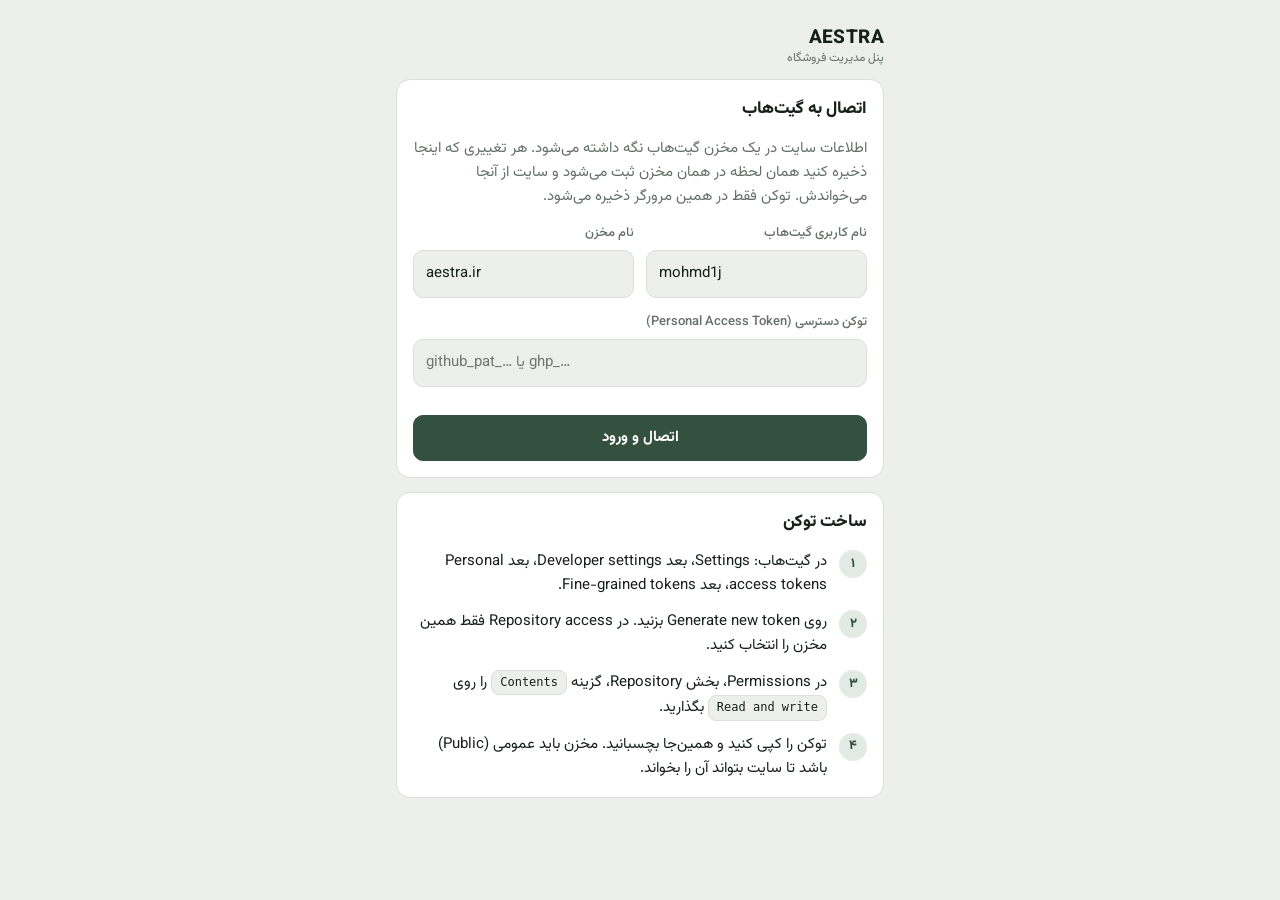
<file: admin.html>
<!doctype html>
<html lang="fa" dir="rtl">
<head>
<meta charset="utf-8">
<meta name="viewport" content="width=device-width,initial-scale=1,viewport-fit=cover">
<meta name="robots" content="noindex,nofollow">
<title>پنل مدیریت آسترا</title>
<link rel="preconnect" href="https://fonts.googleapis.com">
<link rel="preconnect" href="https://fonts.gstatic.com" crossorigin>
<link rel="stylesheet" href="https://fonts.googleapis.com/css2?family=Vazirmatn:wght@400;500;700;800&display=swap">
<style>
:root{color-scheme:light}
img{max-width:100%}
[hidden]{display:none!important}

/* Layout: mobile-first app shell. Sticky top bar, scrolling content, fixed bottom tab bar; product editor opens as a full-screen sheet. */
:root{
  --bg:#EDEFEC; --surface:#FFFFFF; --ink:#17201B; --muted:#65706A; --line:#DADFDA;
  --accent:#34503F; --accent-ink:#FFFFFF; --accent-soft:#E1EBE4;
  --ok:#2C7A4B; --warn:#9A5418; --danger:#B03528; --danger-soft:#F7E4E1; --warn-soft:#F6E9D8; --ok-soft:#DDEFE3;
  --font:'Vazirmatn',system-ui,-apple-system,'Segoe UI',Tahoma,sans-serif;
  --radius:14px;
}
@media (prefers-color-scheme: dark){:root:not([data-theme="light"]){
  --bg:#0F1311; --surface:#171C19; --ink:#E7ECE8; --muted:#929C96; --line:#2A312D;
  --accent:#8DB59B; --accent-ink:#0E1912; --accent-soft:#213027;
  --ok:#74C595; --warn:#E0A261; --danger:#EE8A7E; --danger-soft:#3A1F1C; --warn-soft:#38291A; --ok-soft:#1B3325; color-scheme:dark}}
:root[data-theme="dark"]{
  --bg:#0F1311; --surface:#171C19; --ink:#E7ECE8; --muted:#929C96; --line:#2A312D;
  --accent:#8DB59B; --accent-ink:#0E1912; --accent-soft:#213027;
  --ok:#74C595; --warn:#E0A261; --danger:#EE8A7E; --danger-soft:#3A1F1C; --warn-soft:#38291A; --ok-soft:#1B3325; color-scheme:dark}

*{box-sizing:border-box}
body{background:var(--bg);color:var(--ink);font-family:var(--font);font-size:15px;line-height:1.6;margin:0}
button,input,select,textarea{font:inherit;color:inherit}
button{cursor:pointer}
:focus-visible{outline:2px solid var(--accent);outline-offset:2px}

#app{min-height:100vh;padding-bottom:calc(84px + env(safe-area-inset-bottom,0px))}
.gutter{padding-left:max(16px,env(safe-area-inset-left,0px));padding-right:max(16px,env(safe-area-inset-right,0px))}
.wrap{max-width:760px;margin:0 auto}

/* top bar */
.topbar{position:sticky;top:env(safe-area-inset-top,0px);z-index:10;background:var(--bg);border-bottom:1px solid var(--line)}
.topbar .wrap{display:flex;align-items:center;justify-content:space-between;gap:12px;padding-block:12px}
.brand{display:flex;flex-direction:column;line-height:1.2}
.brand b{font-weight:800;font-size:19px;letter-spacing:.02em}
.brand small{color:var(--muted);font-size:12px}
.pill{display:inline-flex;align-items:center;gap:6px;font-size:12px;padding:4px 10px;border-radius:999px;background:var(--accent-soft);color:var(--accent);font-weight:500;white-space:nowrap}
.pill::before{content:"";width:7px;height:7px;border-radius:50%;background:currentColor}
.pill.off{background:var(--danger-soft);color:var(--danger)}

/* generic */
.view{display:none;padding-block:16px;flex-direction:column;gap:14px}
.view.on{display:flex}
h2{font-size:17px;margin:0;font-weight:800}
.card{background:var(--surface);border:1px solid var(--line);border-radius:var(--radius);padding:16px}
.card.flat{padding:0;overflow:hidden}
.field{display:flex;flex-direction:column;gap:6px;min-width:0}
.field>label,.lbl{font-size:13px;color:var(--muted);font-weight:500}
.input,select.input,textarea.input{width:100%;min-width:0;background:var(--bg);border:1px solid var(--line);border-radius:10px;padding:11px 12px;font-size:15px}
.input:focus{border-color:var(--accent);outline:none;background:var(--surface)}
textarea.input{resize:vertical;min-height:84px}
.ltr{direction:ltr;text-align:left}
.hint{font-size:12px;color:var(--muted)}
.grid2{display:grid;grid-template-columns:1fr 1fr;gap:12px}
.stack{display:flex;flex-direction:column;gap:14px}
.btn{border:1px solid var(--line);background:var(--surface);border-radius:10px;padding:10px 16px;font-weight:500;display:inline-flex;align-items:center;justify-content:center;gap:8px;min-height:44px}
.btn.primary{background:var(--accent);border-color:var(--accent);color:var(--accent-ink);font-weight:700}
.btn.danger{color:var(--danger);border-color:var(--danger)}
.btn.danger.armed{background:var(--danger);color:#fff}
.btn.sm{min-height:36px;padding:6px 12px;font-size:13px}
.btn[disabled]{opacity:.5;cursor:not-allowed}
.btn.block{width:100%}

/* stats */
.stats{display:grid;grid-template-columns:repeat(3,1fr);gap:10px}
.stat{background:var(--surface);border:1px solid var(--line);border-radius:var(--radius);padding:12px 14px}
.stat b{display:block;font-size:22px;font-weight:800;font-variant-numeric:tabular-nums}
.stat span{font-size:12px;color:var(--muted)}
.stat.warn b{color:var(--warn)}.stat.bad b{color:var(--danger)}

/* product list */
.tools{display:flex;flex-direction:column;gap:10px}
.chips{display:flex;gap:8px;overflow-x:auto;padding-bottom:2px;scrollbar-width:none}
.chips::-webkit-scrollbar{display:none}
.chip{flex:none;border:1px solid var(--line);background:var(--surface);border-radius:999px;padding:6px 14px;font-size:13px}
.chip.on{background:var(--accent);color:var(--accent-ink);border-color:var(--accent)}
.row{display:flex;align-items:center;gap:12px;padding:12px;width:100%;background:none;border:0;border-bottom:1px solid var(--line);text-align:start}
.row:last-child{border-bottom:0}
.row:hover{background:var(--bg)}
.thumb{flex:none;width:64px;height:78px;border-radius:8px;background:var(--bg) center/cover no-repeat;border:1px solid var(--line)}
.row .info{flex:1;min-width:0;display:flex;flex-direction:column;gap:2px}
.row .t{font-weight:700;overflow:hidden;text-overflow:ellipsis;white-space:nowrap}
.row .m{font-size:12px;color:var(--muted)}
.price{font-variant-numeric:tabular-nums;font-weight:500}
.price s{color:var(--muted);font-size:12px;margin-inline-start:6px}
.badge{display:inline-block;font-size:11px;padding:1px 8px;border-radius:999px;font-weight:500}
.badge.ok{background:var(--ok-soft);color:var(--ok)}
.badge.warn{background:var(--warn-soft);color:var(--warn)}
.badge.bad{background:var(--danger-soft);color:var(--danger)}
.empty{padding:36px 16px;text-align:center;color:var(--muted)}
.empty b{display:block;color:var(--ink);font-size:16px;margin-bottom:4px}

.fab{position:fixed;inset-inline-start:max(16px,env(safe-area-inset-left,0px));bottom:calc(76px + env(safe-area-inset-bottom,0px));z-index:12;background:var(--accent);color:var(--accent-ink);border:0;border-radius:999px;padding:0 20px;min-height:52px;font-weight:700;box-shadow:0 6px 20px rgba(0,0,0,.22);display:flex;align-items:center;gap:8px}

/* bottom nav */
.nav{position:fixed;left:0;right:0;bottom:0;z-index:11;background:var(--surface);border-top:1px solid var(--line);display:flex;padding:6px max(8px,env(safe-area-inset-left,0px)) calc(6px + env(safe-area-inset-bottom,0px))}
.nav button{flex:1;border:0;background:none;display:flex;flex-direction:column;align-items:center;gap:2px;padding:6px 4px;color:var(--muted);font-size:12px;border-radius:10px}
.nav button svg{width:22px;height:22px}
.nav button.on{color:var(--accent);font-weight:700}

/* editor sheet */
.sheet{position:fixed;inset:0;z-index:40;background:var(--bg);overflow-y:auto;overscroll-behavior:contain;display:none}
.sheet.on{display:block}
.sheet-bar{position:sticky;top:0;z-index:2;background:var(--bg);border-bottom:1px solid var(--line);padding-top:env(safe-area-inset-top,0px)}
.sheet-bar .wrap{display:flex;align-items:center;justify-content:space-between;gap:10px;padding-block:10px}
.sheet-bar h2{flex:1;text-align:center;overflow:hidden;text-overflow:ellipsis;white-space:nowrap}
.sheet-body{padding-block:16px calc(40px + env(safe-area-inset-bottom,0px));display:flex;flex-direction:column;gap:14px}

/* images */
.imgs{display:grid;grid-template-columns:repeat(3,1fr);gap:10px}
.img{position:relative;aspect-ratio:3/4;border-radius:10px;background:var(--bg) center/cover no-repeat;border:1px solid var(--line);overflow:hidden}
.img.main{outline:2px solid var(--accent);outline-offset:1px}
.img .tag{position:absolute;inset-inline-start:6px;top:6px;font-size:10px;background:var(--accent);color:var(--accent-ink);padding:1px 7px;border-radius:999px}
.img .ops{position:absolute;inset-inline:0;bottom:0;display:flex;background:linear-gradient(transparent,rgba(0,0,0,.65));padding:14px 4px 4px}
.img .ops button{flex:1;border:0;background:none;color:#fff;font-size:11px;padding:6px 0}
.add-tile{aspect-ratio:3/4;border:1.5px dashed var(--accent);color:var(--accent);background:var(--accent-soft);border-radius:10px;display:flex;flex-direction:column;align-items:center;justify-content:center;gap:6px;font-size:13px;font-weight:700}
.add-tile svg{width:26px;height:26px}
.busy{aspect-ratio:3/4;border-radius:10px;background:var(--bg);border:1px solid var(--line);display:flex;align-items:center;justify-content:center;font-size:12px;color:var(--muted);text-align:center;padding:6px}
.spin{width:18px;height:18px;border:2px solid var(--line);border-top-color:var(--accent);border-radius:50%;animation:sp .8s linear infinite;margin-inline-end:6px}
@keyframes sp{to{transform:rotate(360deg)}}
@media (prefers-reduced-motion:reduce){.spin{animation-duration:3s}}

.colorrow{display:flex;gap:8px;align-items:center}
.colorrow input[type=color]{flex:none;width:44px;height:44px;border:1px solid var(--line);border-radius:10px;padding:2px;background:var(--bg)}
.x{flex:none;width:36px;height:36px;border-radius:10px;border:1px solid var(--line);background:var(--surface);color:var(--danger);font-size:18px;line-height:1}
.slide{border:1px solid var(--line);border-radius:12px;padding:12px;display:flex;flex-direction:column;gap:10px}
.slide .bg{aspect-ratio:16/8;border-radius:8px;background:var(--bg) center/cover no-repeat;border:1px solid var(--line)}
.switch{display:inline-flex;align-items:center;gap:8px;font-size:13px}
.switch input{width:20px;height:20px;accent-color:var(--accent)}

.savebar{position:sticky;bottom:calc(66px + env(safe-area-inset-bottom,0px));z-index:5}
.steps{margin:0;padding:0;list-style:none;display:flex;flex-direction:column;gap:12px;counter-reset:s}
.steps li{counter-increment:s;display:flex;gap:12px;align-items:flex-start}
.steps li::before{content:counter(s,persian);flex:none;width:28px;height:28px;border-radius:50%;background:var(--accent-soft);color:var(--accent);font-weight:800;display:flex;align-items:center;justify-content:center;font-size:13px}
.code{direction:ltr;text-align:left;font-family:ui-monospace,Menlo,Consolas,monospace;font-size:12px;background:var(--bg);border:1px solid var(--line);border-radius:8px;padding:2px 8px;display:inline-block}

.toast{position:fixed;left:50%;transform:translateX(-50%);bottom:calc(88px + env(safe-area-inset-bottom,0px));z-index:60;background:var(--ink);color:var(--bg);padding:10px 18px;border-radius:999px;font-size:14px;max-width:calc(100% - 32px);opacity:0;pointer-events:none;transition:opacity .2s}
.toast.on{opacity:1}
.banner{background:var(--danger-soft);color:var(--danger);border-radius:var(--radius);padding:12px 16px;font-size:14px}
@media (max-width:420px){.imgs{grid-template-columns:repeat(2,1fr)}}

/* setup + connection */
.setup{position:fixed;inset:0;z-index:50;background:var(--bg);overflow-y:auto;display:none}
.setup.on{display:block}
.setup .wrap{max-width:520px;padding-block:calc(28px + env(safe-area-inset-top,0px)) 40px;display:flex;flex-direction:column;gap:14px}
.kv{display:flex;justify-content:space-between;gap:12px;padding:8px 0;border-bottom:1px solid var(--line);font-size:14px}
.kv:last-child{border-bottom:0}
.kv span:first-child{color:var(--muted)}
.ok-t{color:var(--ok)}.bad-t{color:var(--danger)}
a.btn{text-decoration:none;color:inherit}
.check{display:flex;align-items:center;gap:10px;font-size:14px}
.check input{width:20px;height:20px;accent-color:var(--accent)}

</style>
</head>
<body>
<div id="app" dir="rtl" lang="fa">
  <header class="topbar gutter"><div class="wrap">
    <div class="brand"><b>AESTRA</b><small>پنل مدیریت فروشگاه</small></div>
    <span class="pill off" id="conn">متصل نیست</span>
  </div></header>

  <main class="gutter"><div class="wrap">
    <div id="banner"></div>

    <section class="view on" id="v-products">
      <div class="stats" id="stats"></div>
      <div class="tools">
        <input class="input" id="q" type="search" placeholder="جستجوی نام یا کد کالا" autocomplete="off">
        <div class="chips" id="cats"></div>
      </div>
      <div class="card flat" id="plist"></div>
    </section>

    <section class="view" id="v-settings"></section>
    <section class="view" id="v-conn"></section>
  </div></main>

  <button class="fab" id="fab" type="button">
    <svg width="20" height="20" viewBox="0 0 24 24" fill="none" stroke="currentColor" stroke-width="2.4" stroke-linecap="round"><path d="M12 5v14M5 12h14"/></svg>
    محصول جدید
  </button>

  <nav class="nav" id="nav">
    <button type="button" data-tab="products" class="on">
      <svg viewBox="0 0 24 24" fill="none" stroke="currentColor" stroke-width="1.8" stroke-linecap="round" stroke-linejoin="round"><path d="M6 7l-3 3 3 3V20h12v-7l3-3-3-3-3 2a3 3 0 0 1-6 0z"/></svg>محصولات</button>
    <button type="button" data-tab="settings">
      <svg viewBox="0 0 24 24" fill="none" stroke="currentColor" stroke-width="1.8" stroke-linecap="round" stroke-linejoin="round"><circle cx="12" cy="12" r="3"/><path d="M19 12a7 7 0 0 0-.1-1.2l2-1.5-2-3.4-2.3.9a7 7 0 0 0-2-1.2L14.2 3h-4.4l-.4 2.6a7 7 0 0 0-2 1.2l-2.3-.9-2 3.4 2 1.5a7 7 0 0 0 0 2.4l-2 1.5 2 3.4 2.3-.9a7 7 0 0 0 2 1.2l.4 2.6h4.4l.4-2.6a7 7 0 0 0 2-1.2l2.3.9 2-3.4-2-1.5c.1-.4.1-.8.1-1.2z"/></svg>تنظیمات</button>
    <button type="button" data-tab="conn">
      <svg viewBox="0 0 24 24" fill="none" stroke="currentColor" stroke-width="1.8" stroke-linecap="round" stroke-linejoin="round"><path d="M10 14a4 4 0 0 0 5.7 0l3-3a4 4 0 0 0-5.7-5.7l-1 1"/><path d="M14 10a4 4 0 0 0-5.7 0l-3 3A4 4 0 0 0 11 18.7l1-1"/></svg>اتصال</button>
  </nav>

  <div class="sheet" id="sheet" role="dialog" aria-modal="true" aria-label="ویرایش محصول">
    <div class="sheet-bar gutter"><div class="wrap">
      <button class="btn sm" id="ed-close" type="button">بستن</button>
      <h2 id="ed-title">محصول</h2>
      <button class="btn sm primary" id="ed-save" type="button">ذخیره</button>
    </div></div>
    <div class="gutter"><div class="wrap sheet-body" id="ed-body"></div></div>
  </div>

  <!-- ورود / اتصال به گیت‌هاب -->
  <div class="setup" id="setup"><div class="wrap gutter">
    <div class="brand"><b>AESTRA</b><small>پنل مدیریت فروشگاه</small></div>
    <div class="card stack">
      <h2>اتصال به گیت‌هاب</h2>
      <p style="margin:0;color:var(--muted)">اطلاعات سایت در یک مخزن گیت‌هاب نگه داشته می‌شود. هر تغییری که اینجا ذخیره کنید همان لحظه در همان مخزن ثبت می‌شود و سایت از آنجا می‌خواندش. توکن فقط در همین مرورگر ذخیره می‌شود.</p>
      <div class="grid2">
        <div class="field"><label for="c-owner">نام کاربری گیت‌هاب</label><input class="input ltr" id="c-owner" autocomplete="off" autocapitalize="off"></div>
        <div class="field"><label for="c-repo">نام مخزن</label><input class="input ltr" id="c-repo" autocomplete="off" autocapitalize="off"></div>
      </div>
      <div class="field"><label for="c-token">توکن دسترسی (Personal Access Token)</label><input class="input ltr" id="c-token" type="password" autocomplete="off" placeholder="github_pat_… یا ghp_…"></div>
      <div id="c-err"></div>
      <button class="btn primary block" id="c-go" type="button">اتصال و ورود</button>
    </div>
    <div class="card stack">
      <h2>ساخت توکن</h2>
      <ol class="steps">
        <li><div>در گیت‌هاب: Settings، بعد Developer settings، بعد Personal access tokens، بعد Fine-grained tokens.</div></li>
        <li><div>روی Generate new token بزنید. در Repository access فقط همین مخزن را انتخاب کنید.</div></li>
        <li><div>در Permissions، بخش Repository، گزینه <span class="code">Contents</span> را روی <span class="code">Read and write</span> بگذارید.</div></li>
        <li><div>توکن را کپی کنید و همین‌جا بچسبانید. مخزن باید عمومی (Public) باشد تا سایت بتواند آن را بخواند.</div></li>
      </ol>
    </div>
  </div></div>

  <input type="file" id="file-pick" accept="image/*" hidden>
  <div class="toast" id="toast" role="status" aria-live="polite"></div>
</div>

<script>window.AESTRA_NO_SYNC = true;</script>
<script src="assets/js/products-data.js"></script>
<script>
(function(){
'use strict';
var $=function(s,r){return (r||document).querySelector(s)};
var $$=function(s,r){return Array.prototype.slice.call((r||document).querySelectorAll(s))};
var esc=function(s){return String(s==null?'':s).replace(/[&<>"']/g,function(c){return {'&':'&amp;','<':'&lt;','>':'&gt;','"':'&quot;',"'":'&#39;'}[c]})};
var faN=function(n){return Number(n||0).toLocaleString('fa-IR')};
var FA='۰۱۲۳۴۵۶۷۸۹',AR='٠١٢٣٤٥٦٧٨٩';
var toNum=function(v){var s=String(v==null?'':v).replace(/[۰-۹]/g,function(d){return FA.indexOf(d)}).replace(/[٠-٩]/g,function(d){return AR.indexOf(d)}).replace(/[^\d.]/g,'');return s?Number(s):0};
var clone=function(o){return JSON.parse(JSON.stringify(o))};

var CATS=[['shirts-and-blouses','شومیز و پیراهن'],['trousers','شلوار و دامن'],['t-shirts','تیشرت و تاپ'],['coordinated-sets','ست لباس'],['accessories','کفش']];
var BADGES=[['terracotta','نارنجی خاکی'],['amber','کهربایی'],['primary','اصلی'],['dark','تیره']];
var SETTING_FIELDS={
  'مشخصات فروشگاه':[['siteName','نام فروشگاه'],['siteTagline','شعار'],['announcementText','متن نوار اعلان','area']],
  'ارسال':[['freeShippingThreshold','حداقل خرید برای ارسال رایگان (تومان)','num'],['shippingCost','هزینه ارسال (تومان)','num']],
  'تماس':[['phone','تلفن'],['mobile','موبایل'],['email','ایمیل','ltr'],['address','آدرس','area'],['workingHours','ساعت کاری','area']],
  'شبکه‌های اجتماعی':[['telegramUsername','آیدی تلگرام (سفارش‌ها به اینجا می‌رود)','ltr'],['whatsappNumber','شماره واتساپ با کد کشور','ltr'],['instagramHandle','آیدی اینستاگرام','ltr']],
  'درباره آتلیه':[['aboutText','متن درباره ما','area']]
};
var CFG_KEY='aestra_admin_gh_v1', PATH='data/store.json';
var CFG=null, store=null, ready=false;
var draft=null, draftIsNew=false, sDraft=null, sDirty=false;
var tab='products', filterCat='all', query='', uploading=0, previews={};

function loadCfg(){try{var c=JSON.parse(localStorage.getItem(CFG_KEY));return c&&c.token&&c.owner&&c.repo?c:null}catch(e){return null}}
function saveCfg(c){try{localStorage.setItem(CFG_KEY,JSON.stringify(c))}catch(e){}}
function clearCfg(){try{localStorage.removeItem(CFG_KEY)}catch(e){}}

/* ---------- helpers ---------- */
var toastT;
function toast(msg){var t=$('#toast');t.textContent=msg;t.classList.add('on');clearTimeout(toastT);toastT=setTimeout(function(){t.classList.remove('on')},3000)}
function setConn(ok,txt){var c=$('#conn');c.textContent=txt;c.classList.toggle('off',!ok)}
function stockBadge(n){n=Number(n)||0;return n<=0?'<span class="badge bad">ناموجود</span>':n<=3?'<span class="badge warn">فقط '+faN(n)+' عدد</span>':'<span class="badge ok">'+faN(n)+' عدد</span>'}
function catName(slug){var c=CATS.filter(function(x){return x[0]===slug})[0];return c?c[1]:''}
function imgSrc(u){return previews[u]||u||''}
function products(){return store?store.products:[]}
function b64enc(str){return btoa(unescape(encodeURIComponent(str)))}
function b64dec(b){return decodeURIComponent(escape(atob(String(b).replace(/\s/g,''))))}
function blobB64(blob){return new Promise(function(res,rej){var r=new FileReader();r.onload=function(){res(String(r.result).split(',')[1])};r.onerror=rej;r.readAsDataURL(blob)})}
function errText(e){
  var st=e&&e.status;
  if(st===401)return 'توکن معتبر نیست یا منقضی شده است.';
  if(st===403)return 'این توکن اجازه نوشتن در مخزن را ندارد (یا سقف درخواست پر شده است).';
  if(st===404)return 'مخزن پیدا نشد یا توکن به آن دسترسی ندارد.';
  if(e&&e.message==='Failed to fetch')return 'اتصال اینترنت یا دسترسی به گیت‌هاب برقرار نیست.';
  return (e&&e.message)||'خطای ناشناخته'
}

/* ---------- GitHub ---------- */
function R(){return '/repos/'+encodeURIComponent(CFG.owner)+'/'+encodeURIComponent(CFG.repo)}
async function gh(path,init){
  init=init||{};
  var headers={Accept:'application/vnd.github+json','X-GitHub-Api-Version':'2022-11-28'};
  if(CFG&&CFG.token)headers.Authorization='Bearer '+CFG.token;
  if(init.body)headers['Content-Type']='application/json';
  var res=await fetch('https://api.github.com'+path,{method:init.method||'GET',cache:'no-store',headers:headers,body:init.body?JSON.stringify(init.body):undefined});
  var data=null;try{data=await res.json()}catch(e){}
  if(!res.ok){var err=new Error((data&&data.message)||('HTTP '+res.status));err.status=res.status;throw err}
  return data
}
function normalize(s){s=s&&typeof s==='object'?s:{};if(!Array.isArray(s.products))s.products=[];if(!s.settings||typeof s.settings!=='object')s.settings={};if(!s.version)s.version=1;return s}
function seedStore(){
  var C=window.AestraConfig||{};var st=clone(C.DEFAULT_SETTINGS||{});delete st.adminPin;
  return {version:1,products:clone(C.DEFAULT_PRODUCTS||[]),settings:st}
}
async function fetchStore(){
  try{var d=await gh(R()+'/contents/'+PATH+'?ref='+encodeURIComponent(CFG.branch)+'&t='+Date.now());
    return {sha:d.sha,store:normalize(JSON.parse(b64dec(d.content)))}}
  catch(e){if(e.status===404)return {sha:null,store:null};throw e}
}
var chain=Promise.resolve();
function mutate(fn,msg){var p=chain.then(function(){return doMutate(fn,msg)});chain=p.catch(function(){});return p}
async function doMutate(fn,msg){
  var last;
  for(var i=0;i<3;i++){
    var cur=await fetchStore();
    var s=cur.store||seedStore();
    fn(s);
    var body={message:msg,content:b64enc(JSON.stringify(s,null,2)),branch:CFG.branch};
    if(cur.sha)body.sha=cur.sha;
    try{await gh(R()+'/contents/'+PATH,{method:'PUT',body:body});store=s;return s}
    catch(e){last=e;if(e.status===409||e.status===422){await new Promise(function(r){setTimeout(r,500*(i+1))});continue}throw e}
  }
  throw last
}

/* ---------- connect ---------- */
function showSetup(msg){
  var C=(window.AestraConfig&&window.AestraConfig.REMOTE)||{};
  $('#c-owner').value=(CFG&&CFG.owner)||C.owner||'';
  $('#c-repo').value=(CFG&&CFG.repo)||C.repo||'';
  $('#c-token').value='';
  $('#c-err').innerHTML=msg?'<div class="banner">'+esc(msg)+'</div>':'';
  $('#setup').classList.add('on')
}
$('#c-go').addEventListener('click',async function(){
  var owner=$('#c-owner').value.trim().replace(/^@/,''),repo=$('#c-repo').value.trim().replace(/\.git$/,''),token=$('#c-token').value.trim();
  var m=repo.match(/github\.com\/([^\/]+)\/([^\/?#]+)/);if(m){owner=m[1];repo=m[2].replace(/\.git$/,'')}
  if(!owner||!repo||!token){$('#c-err').innerHTML='<div class="banner">نام کاربری، نام مخزن و توکن را کامل وارد کنید.</div>';return}
  var b=$('#c-go');b.disabled=true;b.textContent='در حال اتصال…';
  var trial={owner:owner,repo:repo,token:token,branch:''};
  var prev=CFG;CFG=trial;
  try{
    var info=await gh(R());
    if(!info.permissions||!info.permissions.push)throw Object.assign(new Error('این توکن اجازه نوشتن در مخزن را ندارد. گزینه Contents را روی Read and write بگذارید.'),{status:0});
    trial.branch=info.default_branch||'main';trial.private=!!info.private;
    CFG=trial;saveCfg(trial);
    $('#setup').classList.remove('on');
    await start()
  }catch(e){CFG=prev;$('#c-err').innerHTML='<div class="banner">'+esc(errText(e))+'</div>'}
  b.disabled=false;b.textContent='اتصال و ورود'
});

/* ---------- products list ---------- */
function renderProducts(){
  var list=products();
  var low=list.filter(function(p){return p.stock>0&&p.stock<=3}).length;
  var out=list.filter(function(p){return !(p.stock>0)}).length;
  $('#stats').innerHTML='<div class="stat"><b>'+faN(list.length)+'</b><span>محصول</span></div>'+
    '<div class="stat warn"><b>'+faN(low)+'</b><span>کم‌موجود</span></div>'+
    '<div class="stat bad"><b>'+faN(out)+'</b><span>ناموجود</span></div>';
  $('#cats').innerHTML=[['all','همه']].concat(CATS).map(function(c){return '<button type="button" class="chip'+(filterCat===c[0]?' on':'')+'" data-cat="'+c[0]+'">'+c[1]+'</button>'}).join('');
  var q=query.trim().toLowerCase();
  var shown=list.filter(function(p){return (filterCat==='all'||p.category===filterCat)&&(!q||(p.title+' '+(p.shortTitle||'')+' '+p.id).toLowerCase().indexOf(q)>-1)});
  if(!ready){$('#plist').innerHTML='<div class="empty">در حال بارگذاری محصولات…</div>';return}
  if(!shown.length){$('#plist').innerHTML=list.length?'<div class="empty"><b>موردی پیدا نشد</b>عبارت جستجو یا دسته را تغییر دهید.</div>':'<div class="empty"><b>هنوز محصولی ثبت نشده</b>با دکمه «محصول جدید» اولین کالا را اضافه کنید.</div>';return}
  $('#plist').innerHTML=shown.map(function(p){
    var img=p.image||(p.gallery&&p.gallery[0]&&p.gallery[0].url)||'';
    var disc=p.originalPrice>p.price?'<s>'+faN(p.originalPrice)+'</s>':'';
    return '<button type="button" class="row" data-edit="'+esc(p.id)+'"><div class="thumb" style="background-image:url(\''+esc(imgSrc(img))+'\')"></div>'+
      '<div class="info"><span class="t">'+esc(p.shortTitle||p.title)+'</span><span class="m">'+esc(p.categoryFa||catName(p.category))+' · <span class="ltr" style="display:inline-block">'+esc(p.id)+'</span></span>'+
      '<span class="price">'+faN(p.price)+' تومان'+disc+'</span></div>'+stockBadge(p.stock)+'</button>'}).join('');
}

/* ---------- image upload ---------- */
function compress(file){
  return new Promise(function(res,rej){
    var url=URL.createObjectURL(file),im=new Image();
    im.onload=function(){
      var M=1600,w=im.naturalWidth,h=im.naturalHeight,s=Math.min(1,M/Math.max(w,h));
      var c=document.createElement('canvas');c.width=Math.round(w*s);c.height=Math.round(h*s);
      var x=c.getContext('2d');x.fillStyle='#fff';x.fillRect(0,0,c.width,c.height);x.drawImage(im,0,0,c.width,c.height);
      URL.revokeObjectURL(url);
      c.toBlob(function(b){b?res(b):rej(new Error('encode'))},'image/jpeg',0.86)};
    im.onerror=function(){URL.revokeObjectURL(url);rej(new Error('decode'))};
    im.src=url})
}
var pickCb=null;
function pickImages(multiple,cb){var f=$('#file-pick');f.multiple=!!multiple;f.value='';pickCb=cb;f.click()}
async function uploadFile(file){
  var blob=await compress(file),b64=await blobB64(blob);
  var d=new Date(),p=function(n){return String(n).padStart(2,'0')};
  var name='uploads/'+d.getFullYear()+p(d.getMonth()+1)+p(d.getDate())+'-'+p(d.getHours())+p(d.getMinutes())+p(d.getSeconds())+'-'+Math.random().toString(36).slice(2,7)+'.jpg';
  var last;
  for(var i=0;i<3;i++){
    try{await gh(R()+'/contents/'+name,{method:'PUT',body:{message:'admin: upload image',content:b64,branch:CFG.branch}});last=null;break}
    catch(e){last=e;if(e.status===409||e.status===422){await new Promise(function(r){setTimeout(r,600*(i+1))});continue}throw e}
  }
  if(last)throw last;
  var url='https://raw.githubusercontent.com/'+CFG.owner+'/'+CFG.repo+'/'+CFG.branch+'/'+name;
  previews[url]=URL.createObjectURL(blob);
  return url
}
$('#file-pick').addEventListener('change',async function(e){
  var files=Array.prototype.slice.call(e.target.files||[]);var cb=pickCb;pickCb=null;
  if(!files.length||!cb)return;
  uploading+=files.length;cb.start&&cb.start();
  var urls=[];
  for(var i=0;i<files.length;i++){
    try{urls.push(await uploadFile(files[i]))}
    catch(err){toast('آپلود عکس ناموفق بود: '+errText(err))}
    uploading--;cb.progress&&cb.progress()
  }
  cb.done(urls)
});

/* ---------- product editor ---------- */
function newProduct(){
  return {id:'AES-'+Date.now().toString(36).toUpperCase().slice(-6),title:'',shortTitle:'',collection:'AESTRA ATELIER',category:CATS[0][0],categoryFa:CATS[0][1],
    price:0,originalPrice:0,discountPercent:0,tag:'',badgeType:'primary',rating:5,reviewsCount:0,stock:1,
    colors:[],sizes:['36 (S)','38 (M)','40 (L)','42 (XL)'],defaultSize:'38 (M)',image:'',gallery:[],
    fabric:'',fit:'',season:'',closure:'',pleat:'',origin:'استودیو طراحی آسترا (تهران)'}
}
function openEditor(id){
  var p=id?products().filter(function(x){return x.id===id})[0]:null;
  if(id&&!p)return;
  draftIsNew=!p;draft=p?clone(p):newProduct();
  if(!draft.gallery||!draft.gallery.length){draft.gallery=draft.image?[{label:'تصویر اصلی',url:draft.image}]:[]}
  $('#ed-title').textContent=draftIsNew?'محصول جدید':(draft.shortTitle||draft.title);
  renderEditor();$('#sheet').classList.add('on');$('#sheet').scrollTop=0;document.body.style.overflow='hidden'
}
function closeEditor(){$('#sheet').classList.remove('on');document.body.style.overflow='';draft=null}
function f(id,label,val,opts){opts=opts||{};
  var cls='input'+(opts.ltr?' ltr':'');
  var inp=opts.area?'<textarea class="'+cls+'" id="'+id+'" rows="2">'+esc(val)+'</textarea>':'<input class="'+cls+'" id="'+id+'" type="text"'+(opts.num?' inputmode="numeric"':'')+' value="'+esc(val)+'" autocomplete="off">';
  return '<div class="field"><label for="'+id+'">'+label+'</label>'+inp+(opts.hint?'<span class="hint" id="'+id+'-h">'+opts.hint+'</span>':'')+'</div>'
}
function renderEditor(){
  var d=draft;
  $('#ed-body').innerHTML=
  '<div class="card stack"><h2>عکس‌ها</h2><div id="ed-images"></div><span class="hint">عکس اول، تصویر اصلی محصول در سایت است. عکس‌ها قبل از آپلود خودکار کم‌حجم می‌شوند.</span>'+
  '<div class="field"><label for="img-url">یا آدرس عکس را بچسبانید</label><div style="display:flex;gap:8px"><input class="input ltr" id="img-url" type="url" placeholder="https://…"><button class="btn" type="button" id="img-url-add">افزودن</button></div></div></div>'+
  '<div class="card stack"><h2>اطلاعات</h2>'+f('e-title','نام کامل محصول',d.title)+f('e-short','نام کوتاه (در لیست‌ها)',d.shortTitle)+
  '<div class="grid2"><div class="field"><label for="e-cat">دسته</label><select class="input" id="e-cat">'+CATS.map(function(c){return '<option value="'+c[0]+'"'+(c[0]===d.category?' selected':'')+'>'+c[1]+'</option>'}).join('')+'</select></div>'+
  f('e-coll','کالکشن',d.collection,{ltr:true})+'</div>'+
  '<div class="grid2">'+f('e-tag','برچسب (مثلاً کالکشن جدید)',d.tag)+
  '<div class="field"><label for="e-badge">رنگ برچسب</label><select class="input" id="e-badge">'+BADGES.map(function(b){return '<option value="'+b[0]+'"'+(b[0]===d.badgeType?' selected':'')+'>'+b[1]+'</option>'}).join('')+'</select></div></div>'+
  f('e-id','کد محصول',d.id,{ltr:true,hint:draftIsNew?'می‌توانید تغییرش دهید.':'کد محصول ثابت است.'})+
  '<label class="check"><input type="checkbox" id="e-top"'+(draftIsNew?' checked':'')+'>نمایش در بخش «جدیدترین محصولات» صفحه اول</label></div>'+
  '<div class="card stack"><h2>قیمت و موجودی</h2><div class="grid2">'+f('e-price','قیمت فروش (تومان)',d.price||'',{num:true,hint:' '})+f('e-orig','قیمت قبل از تخفیف',d.originalPrice>d.price?d.originalPrice:'',{num:true,hint:' '})+'</div>'+
  f('e-stock','موجودی (تعداد)',d.stock,{num:true})+'</div>'+
  '<div class="card stack"><h2>رنگ‌ها</h2><div id="ed-colors" class="stack"></div><button class="btn sm" type="button" id="color-add" style="align-self:flex-start">+ رنگ جدید</button></div>'+
  '<div class="card stack"><h2>سایزها</h2>'+f('e-sizes','سایزها را با ویرگول جدا کنید',(d.sizes||[]).join('، '))+'</div>'+
  '<div class="card stack"><h2>مشخصات پارچه و دوخت</h2>'+f('e-fabric','جنس پارچه',d.fabric,{area:true})+f('e-fit','فرم و قواره',d.fit)+f('e-season','فصل',d.season)+f('e-closure','بسته‌شدن',d.closure)+f('e-pleat','جزئیات دوخت',d.pleat)+f('e-origin','محل تولید',d.origin)+'</div>'+
  (draftIsNew?'':'<button class="btn danger block" type="button" id="ed-del">حذف این محصول</button>');
  renderImages();renderColors();updPrice()
}
function renderImages(busy){
  var g=draft.gallery,h='<div class="imgs">';
  g.forEach(function(im,i){
    h+='<div class="img'+(i===0?' main':'')+'" style="background-image:url(\''+esc(imgSrc(im.url))+'\')">'+(i===0?'<span class="tag">اصلی</span>':'')+
    '<div class="ops">'+(i>0?'<button type="button" data-img="main" data-i="'+i+'">اصلی کن</button>':'')+'<button type="button" data-img="del" data-i="'+i+'">حذف</button></div></div>'});
  for(var k=0;k<(busy||0);k++)h+='<div class="busy"><span class="spin"></span>در حال آپلود</div>';
  h+='<button type="button" class="add-tile" id="img-add"><svg viewBox="0 0 24 24" fill="none" stroke="currentColor" stroke-width="1.8" stroke-linecap="round" stroke-linejoin="round"><path d="M4 8h3l2-2h6l2 2h3v11H4z"/><circle cx="12" cy="13" r="3.5"/></svg>افزودن عکس</button></div>';
  $('#ed-images').innerHTML=h
}
function renderColors(){
  var c=draft.colors||[];
  $('#ed-colors').innerHTML=c.length?c.map(function(x,i){return '<div class="colorrow"><input type="color" data-ci="'+i+'" data-cf="hex" value="'+esc(/^#[0-9a-f]{6}$/i.test(x.hex)?x.hex:'#cccccc')+'" aria-label="رنگ"><input class="input" data-ci="'+i+'" data-cf="name" value="'+esc(x.name)+'" placeholder="نام رنگ"><button class="x" type="button" data-cdel="'+i+'" aria-label="حذف رنگ">×</button></div>'}).join(''):'<span class="hint">رنگی ثبت نشده.</span>'
}
function updPrice(){
  var p=toNum($('#e-price')&&$('#e-price').value),o=toNum($('#e-orig')&&$('#e-orig').value);
  var h1=$('#e-price-h'),h2=$('#e-orig-h');if(!h1)return;
  h1.textContent=p?faN(p)+' تومان':' ';
  h2.textContent=o>p&&p?'تخفیف '+faN(Math.round((1-p/o)*100))+'٪':(o?'باید بیشتر از قیمت فروش باشد':' ')
}
function readDraft(){
  var d=draft,v=function(id){return ($('#'+id).value||'').trim()};
  d.title=v('e-title');d.shortTitle=v('e-short')||d.title;
  d.category=$('#e-cat').value;d.categoryFa=catName(d.category);
  d.collection=v('e-coll');d.tag=v('e-tag');d.badgeType=$('#e-badge').value;
  d.price=toNum(v('e-price'));var o=toNum(v('e-orig'));d.originalPrice=o>d.price?o:d.price;
  d.discountPercent=d.originalPrice>d.price?Math.round((1-d.price/d.originalPrice)*100):0;
  d.stock=Math.max(0,Math.round(toNum(v('e-stock'))));
  d.sizes=v('e-sizes').split(/[,،]/).map(function(s){return s.trim()}).filter(Boolean);
  if(d.sizes.indexOf(d.defaultSize)<0)d.defaultSize=d.sizes[Math.min(1,d.sizes.length-1)]||'';
  d.colors=(d.colors||[]).filter(function(c){return c.name||c.hex}).map(function(c,i){var r={name:c.name||'رنگ '+faN(i+1),hex:c.hex||'#cccccc'};if(i===0)r.selected=true;return r});
  d.fabric=v('e-fabric');d.fit=v('e-fit');d.season=v('e-season');d.closure=v('e-closure');d.pleat=v('e-pleat');d.origin=v('e-origin');
  d.gallery=d.gallery.map(function(g,i){return {label:g.label||(i===0?'تصویر اصلی':'تصویر '+faN(i+1)),url:g.url}});
  d.image=d.gallery[0]?d.gallery[0].url:'';
  var nid=v('e-id').replace(/\s+/g,'-').replace(/[^A-Za-z0-9_\-.]/g,'');
  if(draftIsNew&&nid)d.id=nid;
  return d
}
var saving=false;
async function saveProduct(){
  if(saving)return;
  if(uploading>0){toast('صبر کنید تا آپلود عکس‌ها تمام شود');return}
  var d=readDraft(),top=$('#e-top').checked;
  if(!d.title){toast('نام محصول را بنویسید');$('#e-title').focus();return}
  if(!d.price){toast('قیمت فروش را وارد کنید');$('#e-price').focus();return}
  if(draftIsNew&&products().some(function(p){return p.id===d.id})){toast('این کد قبلاً استفاده شده است');$('#e-id').focus();return}
  saving=true;var b=$('#ed-save');b.disabled=true;b.textContent='در حال ذخیره…';
  try{
    await mutate(function(s){
      var i=s.products.findIndex(function(p){return p.id===d.id});
      if(i>-1)s.products[i]=d;else s.products.unshift(d);
      if(top){var k=s.products.findIndex(function(p){return p.id===d.id});s.products.unshift(s.products.splice(k,1)[0])}
    },'admin: save product '+d.id);
    toast('ذخیره شد و روی سایت اعمال شد');closeEditor();renderProducts()
  }catch(e){toast('ذخیره نشد: '+errText(e))}
  saving=false;b.disabled=false;b.textContent='ذخیره'
}
var delArmed=false;
async function deleteProduct(btn){
  if(!delArmed){delArmed=true;btn.classList.add('armed');btn.textContent='برای حذف نهایی دوباره بزنید';setTimeout(function(){delArmed=false;if(btn.isConnected){btn.classList.remove('armed');btn.textContent='حذف این محصول'}},4000);return}
  delArmed=false;var id=draft.id;btn.disabled=true;
  try{await mutate(function(s){s.products=s.products.filter(function(p){return p.id!==id})},'admin: delete product '+id);toast('محصول حذف شد');closeEditor();renderProducts()}
  catch(e){toast('حذف نشد: '+errText(e));btn.disabled=false}
}
$('#ed-body').addEventListener('input',function(e){
  var t=e.target;
  if(t.id==='e-price'||t.id==='e-orig')updPrice();
  if(t.dataset&&t.dataset.ci!=null){draft.colors[+t.dataset.ci][t.dataset.cf]=t.value}
});
$('#ed-body').addEventListener('click',function(e){
  var t=e.target.closest('button');if(!t)return;
  if(t.id==='img-add'){
    pickImages(true,{done:function(urls){urls.forEach(function(u){draft&&draft.gallery.push({label:'',url:u})});if(draft)renderImages();if(urls.length)toast(urls.length>1?faN(urls.length)+' عکس آپلود شد':'عکس آپلود شد')}});
    var tm=setInterval(function(){if(!draft||uploading<=0){clearInterval(tm);return}renderImages(uploading)},400);
    return}
  if(t.id==='img-url-add'){var u=($('#img-url').value||'').trim();if(!/^https?:\/\//i.test(u)){toast('آدرس باید با https شروع شود');return}draft.gallery.push({label:'',url:u});$('#img-url').value='';renderImages();return}
  if(t.dataset.img==='del'){draft.gallery.splice(+t.dataset.i,1);renderImages();return}
  if(t.dataset.img==='main'){var i=+t.dataset.i,g=draft.gallery.splice(i,1)[0];draft.gallery.unshift(g);renderImages();return}
  if(t.id==='color-add'){draft.colors=draft.colors||[];draft.colors.push({name:'',hex:'#cccccc'});renderColors();return}
  if(t.dataset.cdel!=null){draft.colors.splice(+t.dataset.cdel,1);renderColors();return}
  if(t.id==='ed-del'){deleteProduct(t)}
});
$('#ed-close').addEventListener('click',closeEditor);
$('#ed-save').addEventListener('click',saveProduct);

/* ---------- settings ---------- */
function renderSettings(){
  var el=$('#v-settings');
  if(!ready||!sDraft){el.innerHTML='<div class="empty">در حال بارگذاری…</div>';return}
  var s=sDraft,h='';
  Object.keys(SETTING_FIELDS).forEach(function(g){
    h+='<div class="card stack"><h2>'+g+'</h2>'+SETTING_FIELDS[g].map(function(x){
      var v=s[x[0]];if(v==null)v='';
      var inp=x[2]==='area'?'<textarea class="input" data-s="'+x[0]+'" rows="2" id="s-'+x[0]+'">'+esc(v)+'</textarea>':'<input class="input'+(x[2]==='ltr'?' ltr':'')+'" data-s="'+x[0]+'"'+(x[2]==='num'?' data-num="1" inputmode="numeric"':'')+' id="s-'+x[0]+'" value="'+esc(v)+'" autocomplete="off">';
      return '<div class="field"><label for="s-'+x[0]+'">'+x[1]+'</label>'+inp+'</div>'}).join('')+'</div>'});
  h+='<div class="card stack"><h2>کدهای تخفیف</h2>'+(s.coupons||[]).map(function(c,i){
    return '<div class="slide"><div class="grid2"><div class="field"><label for="cp-c'+i+'">کد</label><input class="input ltr" id="cp-c'+i+'" data-cp="'+i+'" data-f="code" value="'+esc(c.code)+'"></div><div class="field"><label for="cp-p'+i+'">درصد تخفیف</label><input class="input" id="cp-p'+i+'" inputmode="numeric" data-cp="'+i+'" data-f="percent" data-num="1" value="'+esc(c.percent)+'"></div></div>'+
    '<div class="field"><label for="cp-t'+i+'">عنوان</label><input class="input" id="cp-t'+i+'" data-cp="'+i+'" data-f="title" value="'+esc(c.title)+'"></div>'+
    '<div style="display:flex;justify-content:space-between;align-items:center"><label class="switch"><input type="checkbox" data-cp="'+i+'" data-f="active"'+(c.active?' checked':'')+'>فعال</label><button class="btn sm danger" type="button" data-cpdel="'+i+'">حذف</button></div></div>'}).join('')+
    '<button class="btn sm" type="button" id="cp-add" style="align-self:flex-start">+ کد جدید</button></div>';
  h+='<div class="card stack"><h2>اسلایدر صفحه اول</h2><span class="hint">اسلاید اول در صفحه اول سایت نمایش داده می‌شود.</span>'+(s.heroSlides||[]).map(function(sl,i){
    return '<div class="slide"><div class="bg" style="background-image:url(\''+esc(imgSrc(sl.bgImage))+'\')"></div>'+
    '<button class="btn sm" type="button" data-slideimg="'+i+'">تغییر عکس پس‌زمینه</button>'+
    '<div class="field"><label for="sl-b'+i+'">برچسب کوچک</label><input class="input" id="sl-b'+i+'" data-sl="'+i+'" data-f="badge" value="'+esc(sl.badge)+'"></div>'+
    '<div class="field"><label for="sl-t'+i+'">عنوان</label><input class="input" id="sl-t'+i+'" data-sl="'+i+'" data-f="title" value="'+esc(sl.title)+'"></div>'+
    '<div class="field"><label for="sl-s'+i+'">توضیح</label><textarea class="input" id="sl-s'+i+'" rows="2" data-sl="'+i+'" data-f="subtitle">'+esc(sl.subtitle)+'</textarea></div>'+
    '<div class="grid2"><div class="field"><label for="sl-x'+i+'">متن دکمه</label><input class="input" id="sl-x'+i+'" data-sl="'+i+'" data-f="btnText" value="'+esc(sl.btnText)+'"></div><div class="field"><label for="sl-l'+i+'">لینک دکمه</label><input class="input ltr" id="sl-l'+i+'" data-sl="'+i+'" data-f="btnLink" value="'+esc(sl.btnLink)+'"></div></div>'+
    '<button class="btn sm danger" type="button" data-sldel="'+i+'" style="align-self:flex-start">حذف اسلاید</button></div>'}).join('')+
    '<button class="btn sm" type="button" id="sl-add" style="align-self:flex-start">+ اسلاید جدید</button></div>';
  h+='<div class="savebar"><button class="btn primary block" type="button" id="s-save"'+(sDirty?'':' disabled')+'>ذخیره تنظیمات</button></div>';
  el.innerHTML=h
}
function dirty(){sDirty=true;var b=$('#s-save');if(b)b.disabled=false}
$('#v-settings').addEventListener('input',function(e){
  var t=e.target,s=sDraft;if(!s)return;
  if(t.dataset.s){s[t.dataset.s]=t.dataset.num?toNum(t.value):t.value;dirty()}
  else if(t.dataset.cp!=null){var c=s.coupons[+t.dataset.cp];c[t.dataset.f]=t.type==='checkbox'?t.checked:t.dataset.num?toNum(t.value):t.value;dirty()}
  else if(t.dataset.sl!=null){s.heroSlides[+t.dataset.sl][t.dataset.f]=t.value;dirty()}
});
$('#v-settings').addEventListener('click',async function(e){
  var t=e.target.closest('button');if(!t||!sDraft)return;var s=sDraft;
  if(t.id==='cp-add'){s.coupons=s.coupons||[];s.coupons.push({code:'',percent:10,title:'',active:true});dirty();renderSettings();return}
  if(t.dataset.cpdel!=null){s.coupons.splice(+t.dataset.cpdel,1);dirty();renderSettings();return}
  if(t.id==='sl-add'){s.heroSlides=s.heroSlides||[];s.heroSlides.push({badge:'',title:'',subtitle:'',btnText:'مشاهده',btnLink:'products.html',bgImage:''});dirty();renderSettings();return}
  if(t.dataset.sldel!=null){s.heroSlides.splice(+t.dataset.sldel,1);dirty();renderSettings();return}
  if(t.dataset.slideimg!=null){var i=+t.dataset.slideimg;t.disabled=true;t.textContent='در حال آپلود…';
    pickImages(false,{done:function(urls){if(urls[0]){s.heroSlides[i].bgImage=urls[0];dirty();toast('عکس اسلاید عوض شد. حالا تنظیمات را ذخیره کنید')}renderSettings()}});
    setTimeout(function(){if(uploading<=0&&t.isConnected){t.disabled=false;t.textContent='تغییر عکس پس‌زمینه'}},900);return}
  if(t.id==='s-save'){
    t.disabled=true;t.textContent='در حال ذخیره…';var snap=clone(sDraft);
    try{await mutate(function(st){st.settings=snap},'admin: save settings');sDirty=false;toast('تنظیمات ذخیره شد و روی سایت اعمال شد');renderSettings()}
    catch(err){toast('ذخیره نشد: '+errText(err));t.disabled=false;t.textContent='ذخیره تنظیمات'}
  }
});

/* ---------- connection tab ---------- */
function renderConn(){
  var el=$('#v-conn');if(!CFG){el.innerHTML='';return}
  var site=(window.AestraConfig&&window.AestraConfig.REMOTE)||{};
  var same=site.owner===CFG.owner&&site.repo===CFG.repo&&site.branch===CFG.branch;
  var file='https://github.com/'+CFG.owner+'/'+CFG.repo+'/blob/'+CFG.branch+'/'+PATH;
  el.innerHTML='<div class="card"><h2 style="margin-bottom:8px">مخزن متصل</h2>'+
  '<div class="kv"><span>مخزن</span><span class="ltr">'+esc(CFG.owner+'/'+CFG.repo)+'</span></div>'+
  '<div class="kv"><span>شاخه</span><span class="ltr">'+esc(CFG.branch)+'</span></div>'+
  '<div class="kv"><span>فایل داده</span><a class="ltr" href="'+esc(file)+'" target="_blank" rel="noopener">'+PATH+'</a></div>'+
  '<div class="kv"><span>مخزن عمومی</span><span class="'+(CFG.private?'bad-t':'ok-t')+'">'+(CFG.private?'خیر، سایت نمی‌تواند بخواند':'بله')+'</span></div></div>'+
  (same?'':'<div class="banner">سایت از مخزن <span class="ltr" style="display:inline-block">'+esc(site.owner+'/'+site.repo+'@'+site.branch)+'</span> می‌خواند، اما پنل به مخزن دیگری وصل است. مقدار <span class="code">REMOTE</span> را در ابتدای فایل <span class="code">assets/js/products-data.js</span> با مخزن بالا یکی کنید.</div>')+
  '<div class="card stack"><h2>بررسی ارتباط سایت</h2><p style="margin:0;color:var(--muted)">می‌بینیم بازدیدکننده بدون توکن می‌تواند فایل داده را بخواند یا نه.</p><button class="btn block" type="button" id="conn-test">بررسی کن</button><div id="conn-res"></div></div>'+
  '<a class="btn block" href="index.html" target="_blank" rel="noopener">مشاهده سایت</a>'+
  '<button class="btn danger block" type="button" id="conn-out">خروج و حذف توکن از این مرورگر</button>'
}
$('#v-conn').addEventListener('click',async function(e){
  var t=e.target.closest('button');if(!t)return;
  if(t.id==='conn-out'){clearCfg();CFG=null;store=null;ready=false;sDraft=null;setConn(false,'متصل نیست');showSetup();return}
  if(t.id==='conn-test'){
    var out=$('#conn-res');out.innerHTML='<span class="hint">در حال بررسی…</span>';
    try{
      var r=await fetch('https://api.github.com/repos/'+CFG.owner+'/'+CFG.repo+'/contents/'+PATH+'?ref='+encodeURIComponent(CFG.branch)+'&t='+Date.now(),{headers:{Accept:'application/vnd.github.raw'},cache:'no-store'});
      if(r.ok){var j=JSON.parse(await r.text());out.innerHTML='<span class="ok-t">سایت می‌تواند داده را بخواند ('+faN((j.products||[]).length)+' محصول).</span>'}
      else if(r.status===404)out.innerHTML='<span class="bad-t">فایل داده برای بازدیدکننده‌ها پیدا نشد. مخزن باید عمومی باشد و فایل ذخیره شده باشد.</span>';
      else out.innerHTML='<span class="bad-t">گیت‌هاب پاسخ '+faN(r.status)+' داد.</span>'
    }catch(err){out.innerHTML='<span class="bad-t">'+esc(errText(err))+'</span>'}
  }
});

/* ---------- tabs ---------- */
function setTab(t){
  tab=t;
  $$('.view').forEach(function(v){v.classList.toggle('on',v.id==='v-'+t)});
  $$('#nav button').forEach(function(b){b.classList.toggle('on',b.dataset.tab===t)});
  $('#fab').style.display=t==='products'?'flex':'none';
  if(t==='settings')renderSettings();
  if(t==='conn')renderConn();
  window.scrollTo(0,0)
}
$('#nav').addEventListener('click',function(e){var b=e.target.closest('button');if(b)setTab(b.dataset.tab)});
$('#fab').addEventListener('click',function(){openEditor(null)});
$('#q').addEventListener('input',function(e){query=e.target.value;renderProducts()});
$('#cats').addEventListener('click',function(e){var b=e.target.closest('[data-cat]');if(b){filterCat=b.dataset.cat;renderProducts()}});
$('#plist').addEventListener('click',function(e){var b=e.target.closest('[data-edit]');if(b)openEditor(b.dataset.edit)});

/* ---------- boot ---------- */
async function start(){
  ready=false;renderProducts();setConn(true,'در حال بارگذاری');$('#banner').innerHTML='';
  try{
    var cur=await fetchStore();
    if(cur.store){store=cur.store}
    else{store=seedStore();$('#banner').innerHTML='<div class="banner" style="background:var(--warn-soft);color:var(--warn)">فایل داده هنوز در مخزن ساخته نشده است. محصولات فعلی سایت نمایش داده می‌شوند و با اولین ذخیره، فایل ساخته می‌شود.</div>'}
    sDraft=clone(store.settings&&Object.keys(store.settings).length?store.settings:seedStore().settings);sDirty=false;
    ready=true;setConn(true,CFG.owner+'/'+CFG.repo);
    renderProducts();if(tab==='settings')renderSettings();if(tab==='conn')renderConn()
  }catch(e){
    if(e.status===401){clearCfg();CFG=null;showSetup('توکن معتبر نیست یا منقضی شده است. دوباره وارد شوید.');return}
    setConn(false,'خطا');$('#banner').innerHTML='<div class="banner">'+esc(errText(e))+' <button class="btn sm" type="button" id="retry">تلاش دوباره</button></div>';
    var rb=$('#retry');if(rb)rb.addEventListener('click',start)
  }
}
CFG=loadCfg();
setTab('products');
if(CFG)start();else{renderProducts();showSetup()}
})();
</script>

</body>
</html>
</file>
